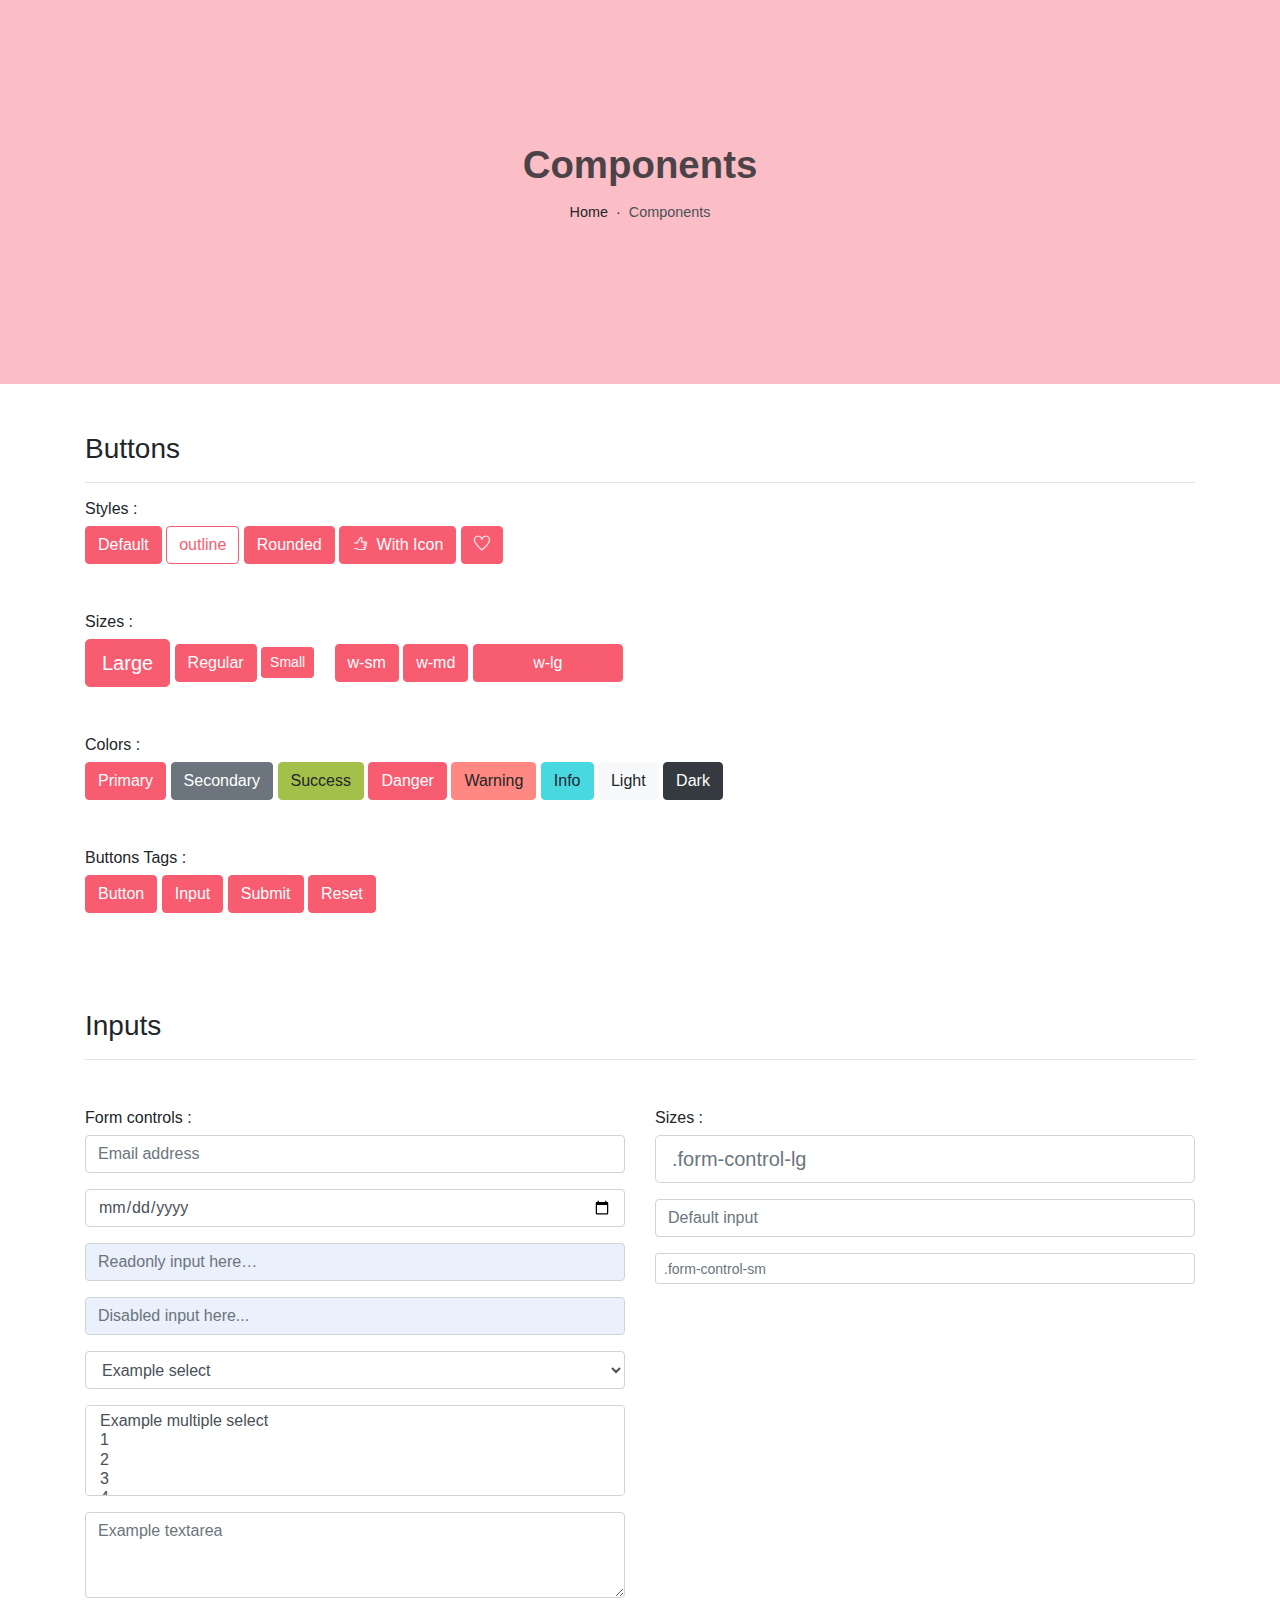
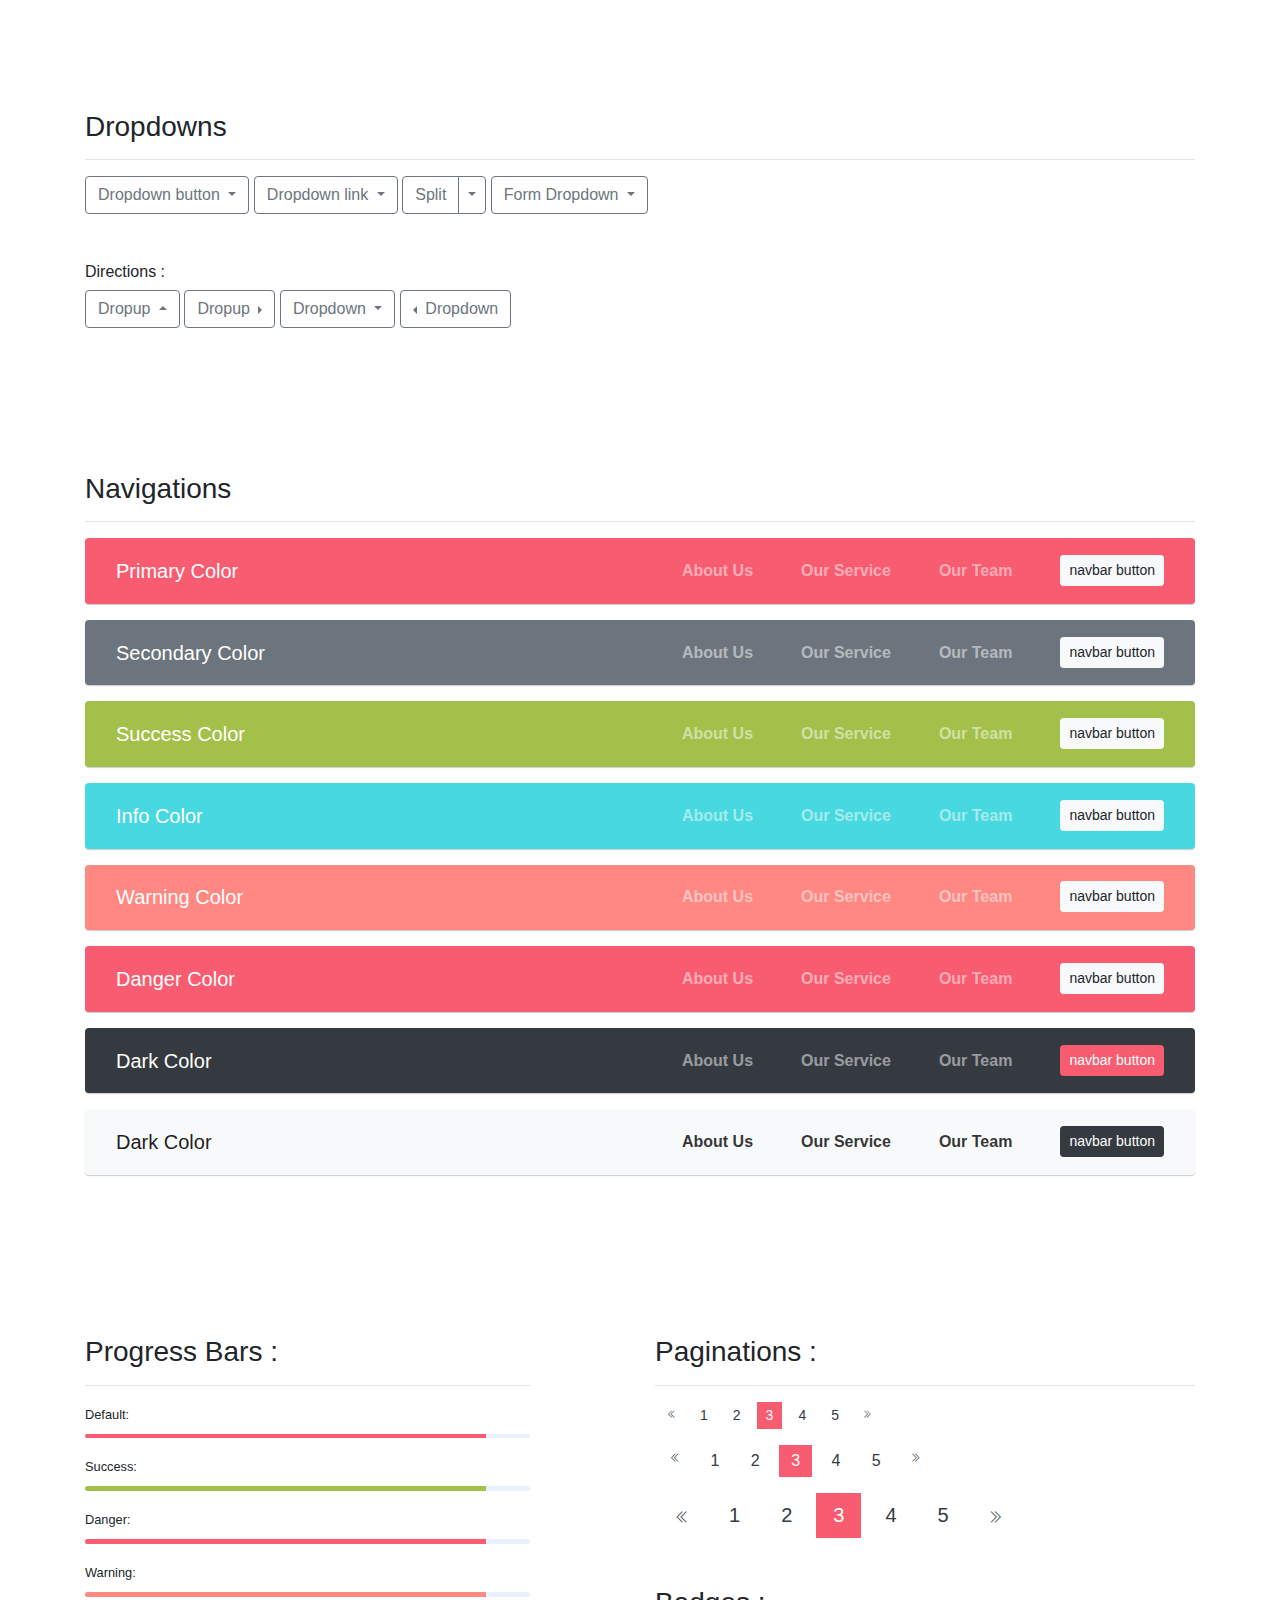
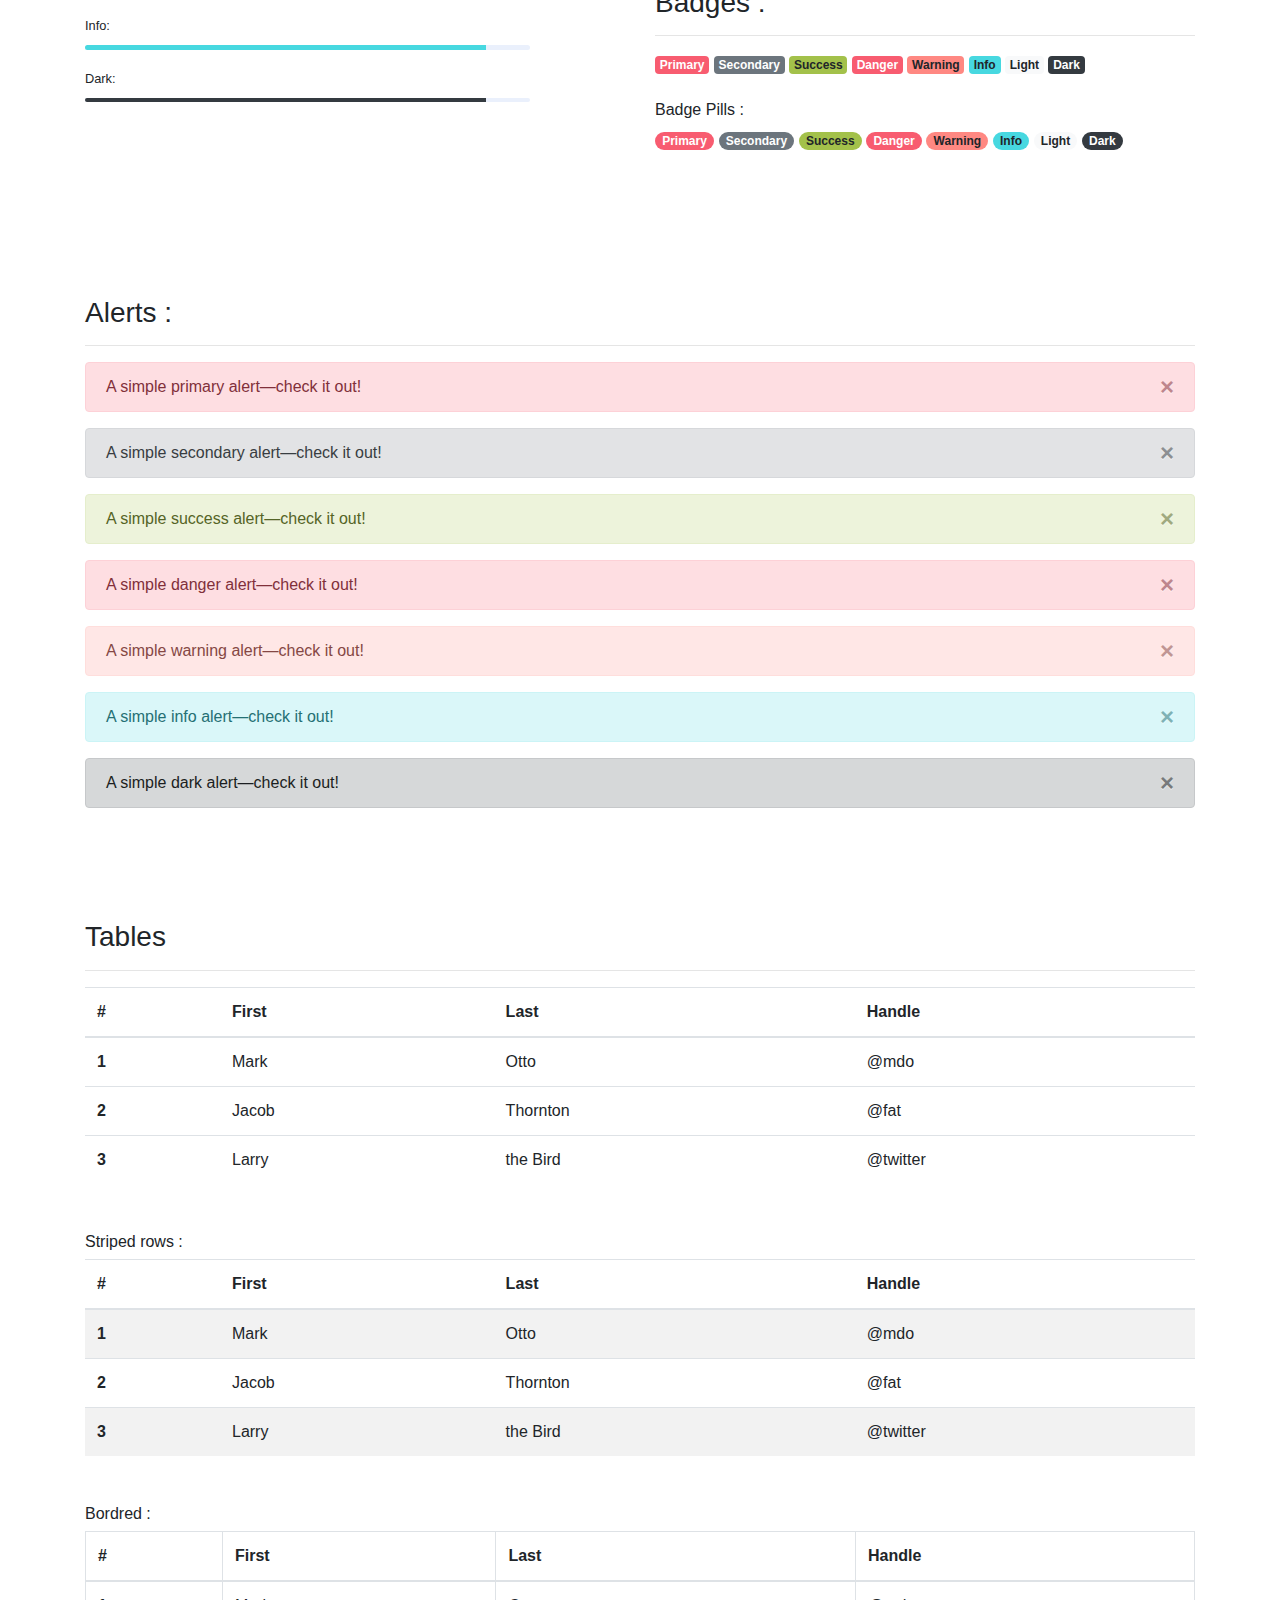
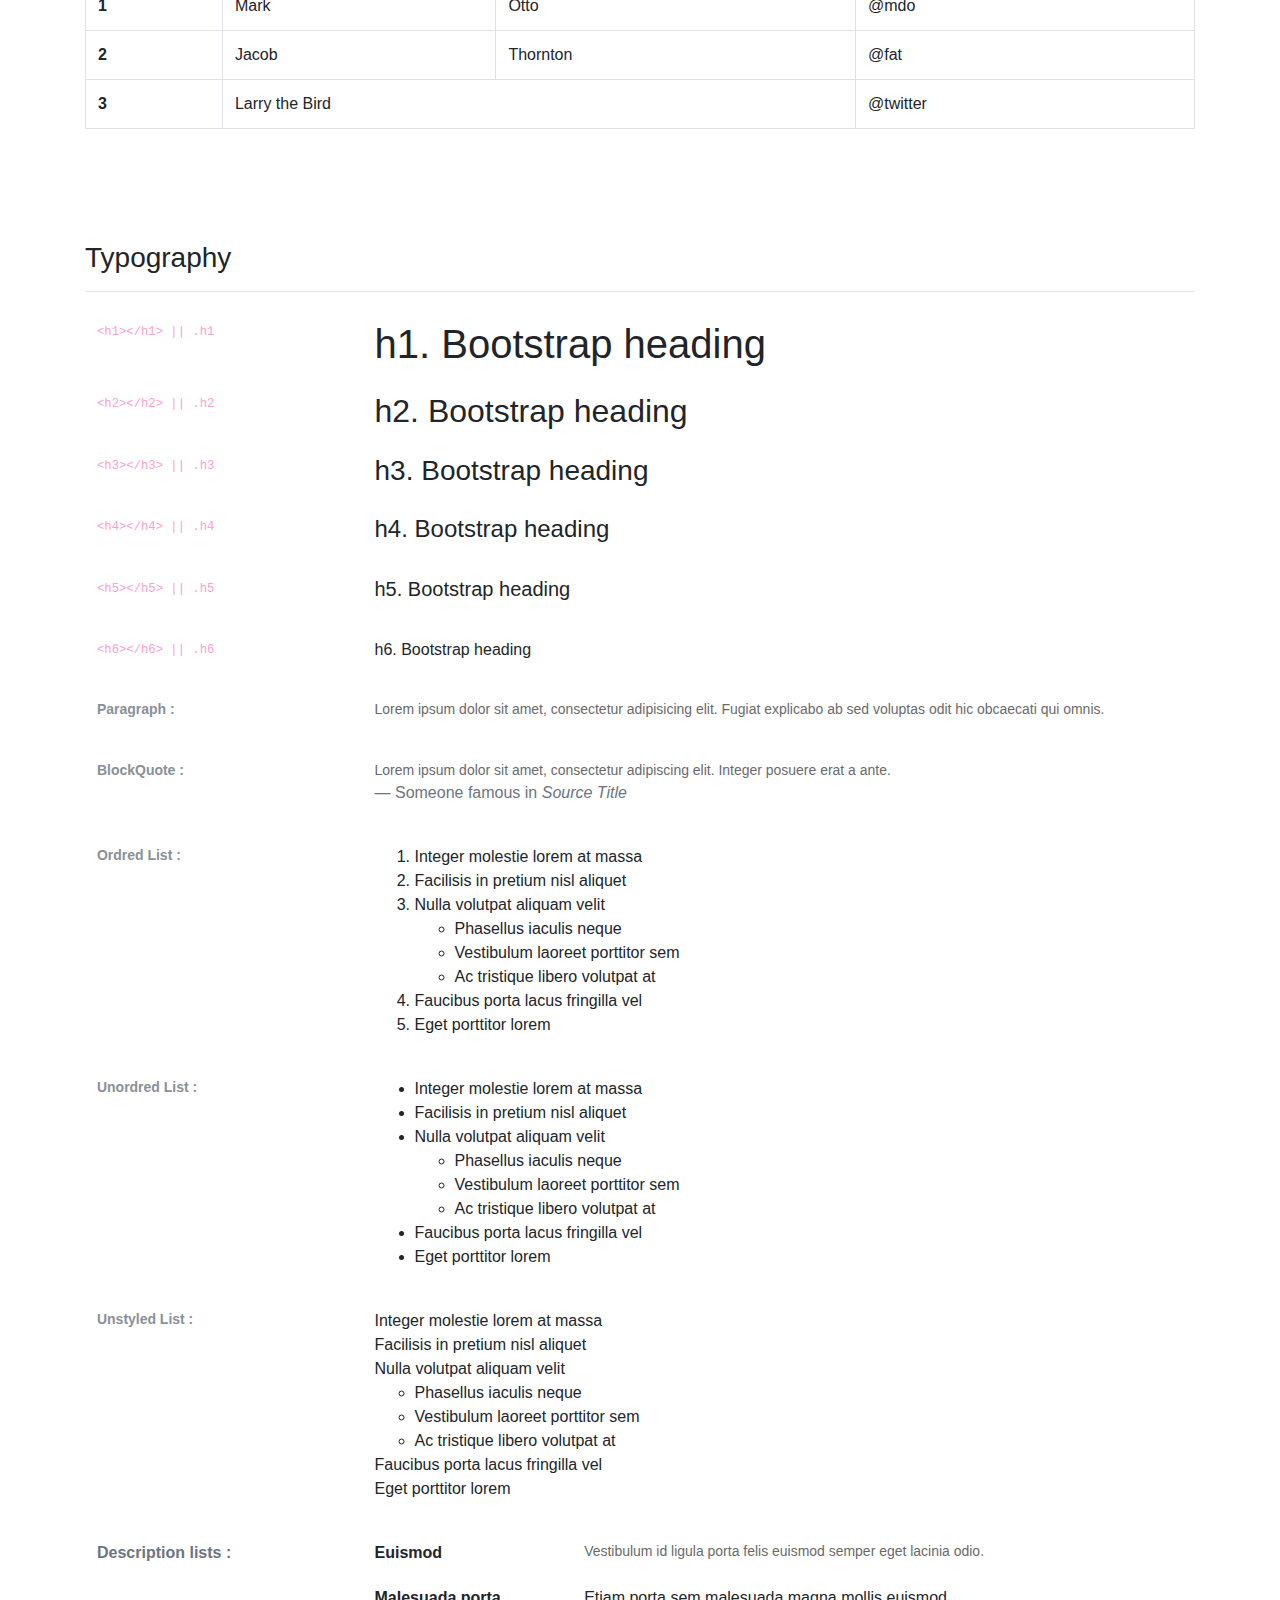
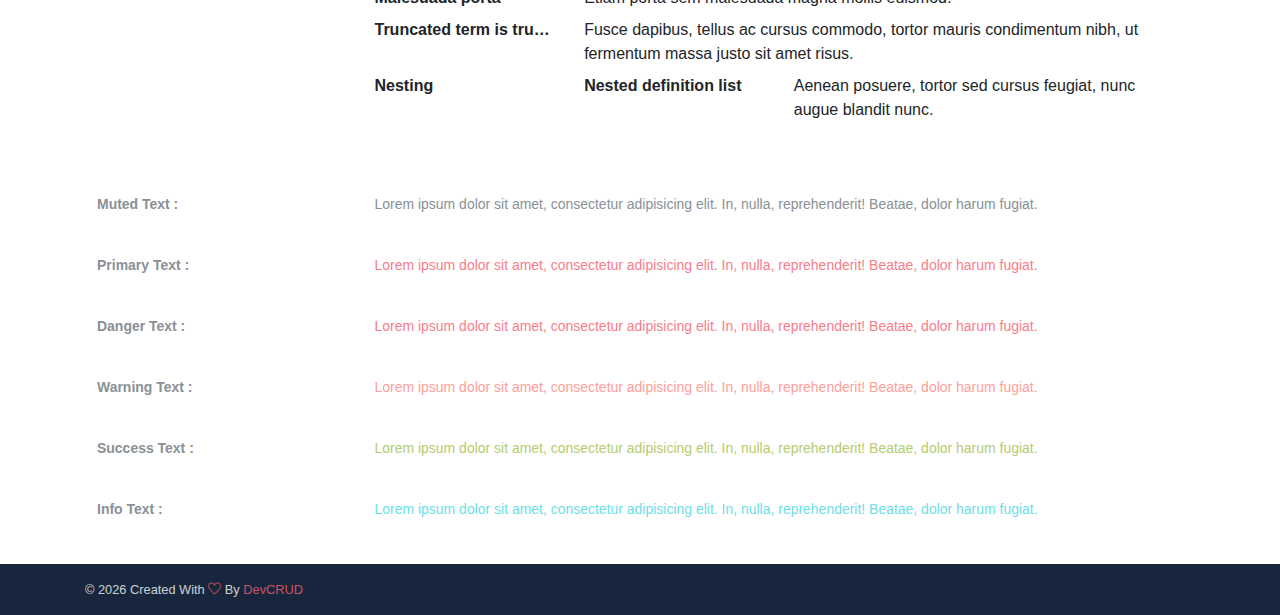
<file: docs/components.html>
<!DOCTYPE html>
<html lang="en">
<head>
   <meta charset="utf-8">
   <meta name="viewport" content="width=device-width, initial-scale=1, shrink-to-fit=no">
   <meta name="description" content="Start your development with mostafahassan landing page.">
   <meta name="author" content="Devcrud">
   <title>mostafahassan Landing page | Components</title>
   <link rel="icon" href="assets/imgs/favicon.png" type="image/png">
   <!-- font icons -->
   <link rel="stylesheet" href="assets/vendors/themify-icons/css/themify-icons.css">
   <!-- Bootstrap + Steller  -->
   <link rel="stylesheet" href="assets/css/mostafahassan.css">
</head>
<body>

   <!-- Page Header -->
   <header class="header header-mini"> 
      <div class="header-title">Components</div> 
      <nav aria-label="breadcrumb">
         <ol class="breadcrumb">
            <li class="breadcrumb-item"><a href="/">Home</a></li>
            <li class="breadcrumb-item active" aria-current="page">Components</li>
         </ol>
      </nav>
   </header> <!-- End Of Page Header -->

   <!-- main content -->
   <div class="container">

      <!-- Buttons -->
      <h3 class="mt-5">Buttons</h3>
      <hr>
      <h6 class="section-secondary-title">Styles :</h6>
      <button class="btn btn-primary">Default</button>
      <button class="btn btn-outline-primary">outline</button>
      <button class="btn btn-primary rounded">Rounded</button>
      <button class="btn btn-primary rounded"><i class="ti-thumb-up pr-1"></i> With Icon</button>
      <button class="btn btn-primary circle"><i class="ti-heart"></i></button>

      <h6 class="section-secondary-title mt-5">Sizes :</h6>
      <button class="btn btn-primary btn-lg">Large</button>
      <button class="btn btn-primary ">Regular</button>
      <button class="btn btn-primary btn-sm">Small</button>
      <button class="btn btn-primary w-sm ml-3">w-sm</button>
      <button class="btn btn-primary w-md">w-md</button>
      <button class="btn btn-primary w-lg">w-lg</button>

      <h6 class="section-secondary-title mt-5">Colors :</h6>          
      <button type="button" class="btn btn-primary">Primary</button>
      <button type="button" class="btn btn-secondary">Secondary</button>
      <button type="button" class="btn btn-success">Success</button>
      <button type="button" class="btn btn-danger">Danger</button>
      <button type="button" class="btn btn-warning">Warning</button>
      <button type="button" class="btn btn-info">Info</button>
      <button type="button" class="btn btn-light">Light</button>
      <button type="button" class="btn btn-dark">Dark</button>

      <h6 class="section-secondary-title mt-5">Buttons Tags :</h6>
      <button class="btn btn-primary" type="submit">Button</button>
      <input class="btn btn-primary" type="button" value="Input">
      <input class="btn btn-primary" type="submit" value="Submit">
      <input class="btn btn-primary" type="reset" value="Reset">
      
      <!-- devider -->
      <div class="py-5"></div>

      <!-- Inputs -->
      <h3>Inputs</h3>
      <hr>
      <div class="row mt-5">
         <div class="col-md-6">
            <h6 class="section-secondary-title">Form controls :</h6>        
            <div class="form-group">
               <input type="email" class="form-control" id="exampleFormControlInput1" placeholder="Email address">
            </div>
            <div class="form-group">
               <input type="date" class="form-control" id="exampleFormControlInput1" placeholder="Date">
            </div>
            <div class="form-group">
               <input class="form-control" type="text" placeholder="Readonly input here…" readonly>
            </div>
            <div class="form-group">
               <input class="form-control" id="disabledInput" type="text" placeholder="Disabled input here..." disabled>
            </div>
            <div class="form-group">
               <select class="form-control" id="exampleFormControlSelect1">
                  <option>Example select</option>
                  <option>1</option>
                  <option>2</option>
                  <option>3</option>
                  <option>4</option>
                  <option>5</option>
               </select>
            </div>
            <div class="form-group">
               <select multiple class="form-control" id="exampleFormControlSelect2">
                  <option>Example multiple select</option>
                  <option>1</option>
                  <option>2</option>
                  <option>3</option>
                  <option>4</option>
                  <option>5</option>
               </select>
            </div>
            <div class="form-group">
               <textarea class="form-control" id="exampleFormControlTextarea1" rows="3" placeholder="Example textarea"></textarea>
            </div>
         </div>
         <div class="col-md-6">
            <h6 class="section-secondary-title">Sizes :</h6>    
            <div class="form-group">
               <input class="form-control form-control-lg" type="text" placeholder=".form-control-lg">             
            </div>
            <div class="form-group">
               <input class="form-control" type="text" placeholder="Default input">
            </div>
            <div class="form-group">
               <input class="form-control form-control-sm" type="text" placeholder=".form-control-sm"> 
            </div>
         </div>
      </div> <!-- end of inputs -->   

      <!-- devider -->
      <div class="py-5"></div>             

      <!-- Dropdowns -->
      <h3 class="components-section-title font-weight-normal">Dropdowns</h3>
      <hr>
      <div class="dropdown d-inline-block">
         <button class="btn btn-outline-secondary dropdown-toggle" type="button" id="dropdownMenuButton" data-toggle="dropdown" aria-haspopup="true" aria-expanded="false">
         Dropdown button
         </button>
         <div class="dropdown-menu" aria-labelledby="dropdownMenuButton">
         <a class="dropdown-item" href="#">Action</a>
         <a class="dropdown-item" href="#">Another action</a>
         <a class="dropdown-item" href="#">Something else here</a>
         </div>
      </div>
      <div class="dropdown d-inline-block">
         <a class="btn btn-outline-secondary dropdown-toggle" href="#" role="button" id="dropdownMenuLink" data-toggle="dropdown" aria-haspopup="true" aria-expanded="false">
            Dropdown link
         </a>
         <div class="dropdown-menu" aria-labelledby="dropdownMenuLink">
            <a class="dropdown-item" href="#">Action</a>
            <a class="dropdown-item" href="#">Another action</a>
            <a class="dropdown-item" href="#">Something else here</a>
         </div>
      </div>
      <div class="btn-group">
         <button type="button" class="btn btn-outline-secondary">Split</button>
         <button type="button" class="btn btn-outline-secondary dropdown-toggle dropdown-toggle-split" data-toggle="dropdown" aria-haspopup="true" aria-expanded="false">
         <span class="sr-only">Toggle Dropdown</span>
         </button>
         <div class="dropdown-menu">
            <a class="dropdown-item" href="#">Action</a>
            <a class="dropdown-item" href="#">Another action</a>
            <a class="dropdown-item" href="#">Something else here</a>
            <div class="dropdown-divider"></div>
            <a class="dropdown-item" href="#">Separated link</a>
         </div>
      </div>
      <div class="btn-group">
         <button class="btn btn-outline-secondary dropdown-toggle" type="button" id="dropdownMenuButton" data-toggle="dropdown" aria-haspopup="true" aria-expanded="false">
            Form Dropdown
         </button>
         <div class="dropdown-menu form">
            <form class="px-4 py-3">
               <div class="form-group">
                  <input type="email" class="form-control" id="exampleDropdownFormEmail1" placeholder="email@example.com">
               </div>
               <div class="form-group">
                  <input type="password" class="form-control" id="exampleDropdownFormPassword1" placeholder="Password">
               </div>
               <div class="form-check mb-3">
                  <input type="checkbox" class="form-check-input" id="dropdownCheck">
                  <label class="form-check-label" for="dropdownCheck">
                     Remember me
                  </label>
               </div>
               <button type="submit" class="btn btn-primary btn-block">Sign in</button>
            </form>
            <div class="dropdown-divider"></div>
            <a class="dropdown-item" href="#"><small>New around here? Sign up</small></a>
            <a class="dropdown-item" href="#"><small>Forgot password?</small></a>
         </div>
      </div>       
      <h6 class="section-secondary-title mt-5">Directions :</h6>  
      <div class="btn-group dropup">
         <button type="button" class="btn btn-outline-secondary dropdown-toggle" data-toggle="dropdown" aria-haspopup="true" aria-expanded="false">
            Dropup
         </button>
         <div class="dropdown-menu">
            <a class="dropdown-item" href="#">Action</a>
            <a class="dropdown-item" href="#">Another action</a>
            <a class="dropdown-item" href="#">Something else here</a>
            <div class="dropdown-divider"></div>
            <a class="dropdown-item" href="#">Separated link</a>
         </div>
      </div>
      <div class="btn-group dropright">
         <button type="button" class="btn btn-outline-secondary dropdown-toggle" data-toggle="dropdown" aria-haspopup="true" aria-expanded="false">
            Dropup
         </button>
         <div class="dropdown-menu">
            <a class="dropdown-item" href="#">Action</a>
            <a class="dropdown-item" href="#">Another action</a>
            <a class="dropdown-item" href="#">Something else here</a>
            <div class="dropdown-divider"></div>
            <a class="dropdown-item" href="#">Separated link</a>
         </div>
      </div>
      <div class="btn-group">
         <button type="button" class="btn btn-outline-secondary dropdown-toggle" data-toggle="dropdown" aria-haspopup="true" aria-expanded="false">
            Dropdown
         </button>
         <div class="dropdown-menu">
            <a class="dropdown-item" href="#">Action</a>
            <a class="dropdown-item" href="#">Another action</a>
            <a class="dropdown-item" href="#">Something else here</a>
            <div class="dropdown-divider"></div>
            <a class="dropdown-item" href="#">Separated link</a>
         </div>
      </div>
      <div class="btn-group dropleft">
         <button type="button" class="btn btn-outline-secondary dropdown-toggle" data-toggle="dropdown" aria-haspopup="true" aria-expanded="false">
            Dropdown
         </button>
         <div class="dropdown-menu">
            <a class="dropdown-item" href="#">Action</a>
            <a class="dropdown-item" href="#">Another action</a>
            <a class="dropdown-item" href="#">Something else here</a>
            <div class="dropdown-divider"></div>
            <a class="dropdown-item" href="#">Separated link</a>
         </div>
      </div> <!-- end of Dropdowns -->  

      <!-- devider -->
      <div class="py-5"></div>   

      <!-- navbars -->
      <h3 class="components-section-title font-weight-normal mt-5">Navigations</h3>
      <hr>
      <nav class="navbar navbar-expand-sm navbar-dark bg-primary rounded shadow mb-3">
         <div class="container">
            <a class="navbar-brand" href="#">Primary Color</a>
            <button class="navbar-toggler ml-auto" type="button" data-toggle="collapse" data-target="#navbarSupportedContent" aria-controls="navbarSupportedContent" aria-expanded="false" aria-label="Toggle navigation">
            <span class="navbar-toggler-icon"></span>
            </button>
            <div class="collapse navbar-collapse" id="navbarSupportedContent">
               <ul class="navbar-nav ml-auto"> 
                  <li class="nav-item">
                     <a class="nav-link" href="#about">About Us</a>
                  </li>
                  <li class="nav-item">
                     <a class="nav-link" href="#service">Our Service</a>
                  </li>
                  <li class="nav-item">
                     <a class="nav-link" href="#team">Our Team</a>
                  </li>
                  <li class="nav-item">
                     <a href="#book-table" class="ml-4 mt-1 btn btn-light btn-sm">navbar button</a>
                  </li>
               </ul>                       
            </div>
         </div>
      </nav>
      <nav class="navbar navbar-expand-sm navbar-dark bg-secondary rounded shadow mb-3">
         <div class="container">
            <a class="navbar-brand" href="#">Secondary Color</a>
            <button class="navbar-toggler ml-auto" type="button" data-toggle="collapse" data-target="#navbarSupportedContent" aria-controls="navbarSupportedContent" aria-expanded="false" aria-label="Toggle navigation">
            <span class="navbar-toggler-icon"></span>
            </button>
            <div class="collapse navbar-collapse" id="navbarSupportedContent">
               <ul class="navbar-nav ml-auto"> 
                  <li class="nav-item">
                     <a class="nav-link" href="#about">About Us</a>
                  </li>
                  <li class="nav-item">
                     <a class="nav-link" href="#service">Our Service</a>
                  </li>
                  <li class="nav-item">
                     <a class="nav-link" href="#team">Our Team</a>
                  </li>
                  <li class="nav-item">
                     <a href="#book-table" class="ml-4 mt-1 btn btn-light btn-sm">navbar button</a>
                  </li>
               </ul>                       
            </div>
         </div>
      </nav>
      <nav class="navbar navbar-expand-sm navbar-dark bg-success rounded shadow mb-3">
         <div class="container">
            <a class="navbar-brand" href="#">Success Color</a>
            <button class="navbar-toggler ml-auto" type="button" data-toggle="collapse" data-target="#navbarSupportedContent" aria-controls="navbarSupportedContent" aria-expanded="false" aria-label="Toggle navigation">
            <span class="navbar-toggler-icon"></span>
            </button>
            <div class="collapse navbar-collapse" id="navbarSupportedContent">
               <ul class="navbar-nav ml-auto"> 
                  <li class="nav-item">
                     <a class="nav-link" href="#about">About Us</a>
                  </li>
                  <li class="nav-item">
                     <a class="nav-link" href="#service">Our Service</a>
                  </li>
                  <li class="nav-item">
                     <a class="nav-link" href="#team">Our Team</a>
                  </li>
                  <li class="nav-item">
                     <a href="#book-table" class="ml-4 mt-1 btn btn-light btn-sm">navbar button</a>
                  </li>
               </ul>                       
            </div>
         </div>
      </nav>
      <nav class="navbar navbar-expand-sm navbar-dark bg-info rounded shadow mb-3">
         <div class="container">
            <a class="navbar-brand" href="#">Info Color</a>
            <button class="navbar-toggler ml-auto" type="button" data-toggle="collapse" data-target="#navbarSupportedContent" aria-controls="navbarSupportedContent" aria-expanded="false" aria-label="Toggle navigation">
            <span class="navbar-toggler-icon"></span>
            </button>
            <div class="collapse navbar-collapse" id="navbarSupportedContent">
               <ul class="navbar-nav ml-auto"> 
                  <li class="nav-item">
                     <a class="nav-link" href="#about">About Us</a>
                  </li>
                  <li class="nav-item">
                     <a class="nav-link" href="#service">Our Service</a>
                  </li>
                  <li class="nav-item">
                     <a class="nav-link" href="#team">Our Team</a>
                  </li>
                  <li class="nav-item">
                     <a href="#book-table" class="ml-4 mt-1 btn btn-light btn-sm">navbar button</a>
                  </li>
               </ul>                       
            </div>
         </div>
      </nav>
      <nav class="navbar navbar-expand-sm navbar-dark bg-warning rounded shadow mb-3">
         <div class="container">
            <a class="navbar-brand" href="#">Warning Color</a>
            <button class="navbar-toggler ml-auto" type="button" data-toggle="collapse" data-target="#navbarSupportedContent" aria-controls="navbarSupportedContent" aria-expanded="false" aria-label="Toggle navigation">
            <span class="navbar-toggler-icon"></span>
            </button>
            <div class="collapse navbar-collapse" id="navbarSupportedContent">
               <ul class="navbar-nav ml-auto"> 
                  <li class="nav-item">
                     <a class="nav-link" href="#about">About Us</a>
                  </li>
                  <li class="nav-item">
                     <a class="nav-link" href="#service">Our Service</a>
                  </li>
                  <li class="nav-item">
                     <a class="nav-link" href="#team">Our Team</a>
                  </li>
                  <li class="nav-item">
                     <a href="#book-table" class="ml-4 mt-1 btn btn-light btn-sm">navbar button</a>
                  </li>
               </ul>                       
            </div>
         </div>
      </nav>
      <nav class="navbar navbar-expand-sm navbar-dark bg-danger rounded shadow mb-3">
         <div class="container">
            <a class="navbar-brand" href="#">Danger Color</a>
            <button class="navbar-toggler ml-auto" type="button" data-toggle="collapse" data-target="#navbarSupportedContent" aria-controls="navbarSupportedContent" aria-expanded="false" aria-label="Toggle navigation">
            <span class="navbar-toggler-icon"></span>
            </button>
            <div class="collapse navbar-collapse" id="navbarSupportedContent">
               <ul class="navbar-nav ml-auto"> 
                  <li class="nav-item">
                     <a class="nav-link" href="#about">About Us</a>
                  </li>
                  <li class="nav-item">
                     <a class="nav-link" href="#service">Our Service</a>
                  </li>
                  <li class="nav-item">
                     <a class="nav-link" href="#team">Our Team</a>
                  </li>
                  <li class="nav-item">
                     <a href="#book-table" class="ml-4 mt-1 btn btn-light btn-sm">navbar button</a>
                  </li>
               </ul>                       
            </div>
         </div>
      </nav>
      <nav class="navbar navbar-expand-sm navbar-dark bg-dark rounded shadow mb-3">
         <div class="container">
            <a class="navbar-brand" href="#">Dark Color</a>
            <button class="navbar-toggler ml-auto" type="button" data-toggle="collapse" data-target="#navbarSupportedContent" aria-controls="navbarSupportedContent" aria-expanded="false" aria-label="Toggle navigation">
            <span class="navbar-toggler-icon"></span>
            </button>
            <div class="collapse navbar-collapse" id="navbarSupportedContent">
               <ul class="navbar-nav ml-auto"> 
                  <li class="nav-item">
                     <a class="nav-link" href="#about">About Us</a>
                  </li>
                  <li class="nav-item">
                     <a class="nav-link" href="#service">Our Service</a>
                  </li>
                  <li class="nav-item">
                     <a class="nav-link" href="#team">Our Team</a>
                  </li>
                  <li class="nav-item">
                     <a href="#book-table" class="ml-4 mt-1 btn btn-primary btn-sm">navbar button</a>
                  </li>
               </ul>                       
            </div>
         </div>
      </nav>
      <nav class="navbar navbar-expand-sm navbar-light bg-light rounded shadow mb-3">
         <div class="container">
            <a class="navbar-brand" href="#">Dark Color</a>
            <button class="navbar-toggler ml-auto" type="button" data-toggle="collapse" data-target="#navbarSupportedContent" aria-controls="navbarSupportedContent" aria-expanded="false" aria-label="Toggle navigation">
            <span class="navbar-toggler-icon"></span>
            </button>
            <div class="collapse navbar-collapse" id="navbarSupportedContent">
               <ul class="navbar-nav ml-auto"> 
                  <li class="nav-item">
                     <a class="nav-link" href="#about">About Us</a>
                  </li>
                  <li class="nav-item">
                     <a class="nav-link" href="#service">Our Service</a>
                  </li>
                  <li class="nav-item">
                     <a class="nav-link" href="#team">Our Team</a>
                  </li>
                  <li class="nav-item">
                     <a href="#book-table" class="ml-4 mt-1 btn btn-dark btn-sm">navbar button</a>
                  </li>
               </ul>                       
            </div>
         </div>
      </nav>
      <!-- End of navbars -->

      <!-- devider -->
      <div class="py-5"></div>   
      
      <!-- progress bars -->
      <div class="row justify-content-between">
         <div class="col-md-5">
            <h3 class="components-section-title font-weight-normal mt-5">Progress Bars :</h3>
            <hr>
            <small>Default: </small>
            <div class="progress mt-2 mb-3">
               <div class="progress-bar" role="progressbar" style="width: 90%" aria-valuenow="25" aria-valuemin="0" aria-valuemax="100"></div>
            </div>
            <small>Success:</small>
            <div class="progress mt-2 mb-3">
               <div class="progress-bar bg-success" role="progressbar" style="width: 90%" aria-valuenow="25" aria-valuemin="0" aria-valuemax="100"></div>
            </div>
            <small>Danger:</small>
            <div class="progress mt-2 mb-3">
               <div class="progress-bar bg-danger" role="progressbar" style="width: 90%" aria-valuenow="25" aria-valuemin="0" aria-valuemax="100"></div>
            </div>
            <small>Warning:</small>
            <div class="progress mt-2 mb-3">
               <div class="progress-bar bg-warning" role="progressbar" style="width: 90%" aria-valuenow="25" aria-valuemin="0" aria-valuemax="100"></div>
            </div>
            <small>Info:</small>
            <div class="progress mt-2 mb-3">
               <div class="progress-bar bg-info" role="progressbar" style="width: 90%" aria-valuenow="25" aria-valuemin="0" aria-valuemax="100"></div>
            </div>
            <small>Dark:</small>
            <div class="progress mt-2 mb-3">
               <div class="progress-bar bg-dark" role="progressbar" style="width: 90%" aria-valuenow="25" aria-valuemin="0" aria-valuemax="100"></div>
            </div>
         </div>
         <div class="col-md-6">
            <h3 class="components-section-title font-weight-normal mt-5">Paginations :</h3>
            <hr>
            <nav aria-label="Page navigation example">
               <ul class="pagination pagination-sm">
                  <li class="page-item"><a class="page-link" href="#"><i class="ti-angle-double-left"></i></a></li>
                  <li class="page-item"><a class="page-link" href="#">1</a></li>
                  <li class="page-item"><a class="page-link" href="#">2</a></li>
                  <li class="page-item active"><a class="page-link" href="#">3</a></li>
                  <li class="page-item"><a class="page-link" href="#">4</a></li>
                  <li class="page-item"><a class="page-link" href="#">5</a></li>
                  <li class="page-item"><a class="page-link" href="#"><i class="ti-angle-double-right"></i></a></li>
               </ul>
            </nav>
            <nav aria-label="Page navigation example">
               <ul class="pagination">
               <li class="page-item"><a class="page-link" href="#"><i class="ti-angle-double-left"></i></a></li>
                  <li class="page-item"><a class="page-link" href="#">1</a></li>
                  <li class="page-item"><a class="page-link" href="#">2</a></li>
                  <li class="page-item active"><a class="page-link" href="#">3</a></li>
                  <li class="page-item"><a class="page-link" href="#">4</a></li>
                  <li class="page-item"><a class="page-link" href="#">5</a></li>
                  <li class="page-item"><a class="page-link" href="#"><i class="ti-angle-double-right"></i></a></li>
               </ul>
            </nav>
            <nav aria-label="Page navigation example">
               <ul class="pagination pagination-lg">
                  <li class="page-item"><a class="page-link" href="#"><i class="ti-angle-double-left"></i></a></li>
                  <li class="page-item"><a class="page-link" href="#">1</a></li>
                  <li class="page-item"><a class="page-link" href="#">2</a></li>
                  <li class="page-item active"><a class="page-link" href="#">3</a></li>
                  <li class="page-item"><a class="page-link" href="#">4</a></li>
                  <li class="page-item"><a class="page-link" href="#">5</a></li>
                  <li class="page-item"><a class="page-link" href="#"><i class="ti-angle-double-right"></i></a></li>
               </ul>
            </nav>

            <!-- Badges -->
            <h3 class="components-section-title font-weight-normal mt-5">Badges :</h3>
            <hr>
            <span class="badge badge-primary">Primary</span>
            <span class="badge badge-secondary">Secondary</span>
            <span class="badge badge-success">Success</span>
            <span class="badge badge-danger">Danger</span>
            <span class="badge badge-warning">Warning</span>
            <span class="badge badge-info">Info</span>
            <span class="badge badge-light">Light</span>
            <span class="badge badge-dark">Dark</span>
            <h6 class="section-secondary-title mt-4 mb-2">Badge Pills :</h6>
            <span class="badge badge-pill badge-primary">Primary</span>
            <span class="badge badge-pill badge-secondary">Secondary</span>
            <span class="badge badge-pill badge-success">Success</span>
            <span class="badge badge-pill badge-danger">Danger</span>
            <span class="badge badge-pill badge-warning">Warning</span>
            <span class="badge badge-pill badge-info">Info</span>
            <span class="badge badge-pill badge-light">Light</span>
            <span class="badge badge-pill badge-dark">Dark</span>
         </div>
      </div> <!-- End of Progress bars -->

      <!-- devider -->
      <div class="py-5"></div>  

      <!-- Alerts -->
      <h3 class="components-section-title font-weight-normal mt-5">Alerts :</h3>
      <hr>
      <div class="alert alert-primary alert-dismissible fade show" role="alert">
         A simple primary alert—check it out!
         <button type="button" class="close" data-dismiss="alert" aria-label="Close">
            <span aria-hidden="true">&times;</span>
         </button>
      </div>
      <div class="alert alert-secondary alert-dismissible fade show" role="alert">
         A simple secondary alert—check it out!
         <button type="button" class="close" data-dismiss="alert" aria-label="Close">
            <span aria-hidden="true">&times;</span>
         </button>
      </div>
      <div class="alert alert-success alert-dismissible fade show" role="alert">
         A simple success alert—check it out!
         <button type="button" class="close" data-dismiss="alert" aria-label="Close">
            <span aria-hidden="true">&times;</span>
         </button>
      </div>
      <div class="alert alert-danger alert-dismissible fade show" role="alert">
         A simple danger alert—check it out!
         <button type="button" class="close" data-dismiss="alert" aria-label="Close">
            <span aria-hidden="true">&times;</span>
         </button>
      </div>
      <div class="alert alert-warning alert-dismissible fade show" role="alert">
         A simple warning alert—check it out!
         <button type="button" class="close" data-dismiss="alert" aria-label="Close">
            <span aria-hidden="true">&times;</span>
         </button>
      </div>
      <div class="alert alert-info alert-dismissible fade show" role="alert">
         A simple info alert—check it out!
         <button type="button" class="close" data-dismiss="alert" aria-label="Close">
            <span aria-hidden="true">&times;</span>
         </button>
      </div>
      <div class="alert alert-dark alert-dismissible fade show" role="alert">
         A simple dark alert—check it out!
         <button type="button" class="close" data-dismiss="alert" aria-label="Close">
            <span aria-hidden="true">&times;</span>
         </button>
      </div>
      <!-- end of alerts -->

      <!-- devider -->
      <div class="py-5"></div> 
   
      <!-- tables -->
      <h3 class="components-section-title">Tables</h3>
      <hr>
      <table class="table">
         <thead>
            <tr>
               <th scope="col">#</th>
               <th scope="col">First</th>
               <th scope="col">Last</th>
               <th scope="col">Handle</th>
            </tr>
         </thead>
         <tbody>
            <tr>
               <th scope="row">1</th>
               <td>Mark</td>
               <td>Otto</td>
               <td>@mdo</td>
            </tr>
            <tr>
               <th scope="row">2</th>
               <td>Jacob</td>
               <td>Thornton</td>
               <td>@fat</td>
            </tr>
            <tr>
               <th scope="row">3</th>
               <td>Larry</td>
               <td>the Bird</td>
               <td>@twitter</td>
            </tr>
         </tbody>
      </table>

      <h6 class="section-secondary-title mt-5">Striped rows :</h6>
      <table class="table table-striped">
         <thead>
            <tr>
               <th scope="col">#</th>
               <th scope="col">First</th>
               <th scope="col">Last</th>
               <th scope="col">Handle</th>
            </tr>
         </thead>
         <tbody>
            <tr>
               <th scope="row">1</th>
               <td>Mark</td>
               <td>Otto</td>
               <td>@mdo</td>
            </tr>
            <tr>
               <th scope="row">2</th>
               <td>Jacob</td>
               <td>Thornton</td>
               <td>@fat</td>
            </tr>
            <tr>
               <th scope="row">3</th>
               <td>Larry</td>
               <td>the Bird</td>
               <td>@twitter</td>
            </tr>
         </tbody>
      </table>

      <h6 class="section-secondary-title mt-5">Bordred :</h6>
      <table class="table table-bordered">
         <thead>
            <tr>
               <th scope="col">#</th>
               <th scope="col">First</th>
               <th scope="col">Last</th>
               <th scope="col">Handle</th>
            </tr>
         </thead>
         <tbody>
            <tr>
               <th scope="row">1</th>
               <td>Mark</td>
               <td>Otto</td>
               <td>@mdo</td>
            </tr>
            <tr>
               <th scope="row">2</th>
               <td>Jacob</td>
               <td>Thornton</td>
               <td>@fat</td>
            </tr>
            <tr>
               <th scope="row">3</th>
               <td colspan="2">Larry the Bird</td>
               <td>@twitter</td>
            </tr>
         </tbody>
      </table>
      <!-- end of tables -->

      <!-- devider -->
      <div class="py-5"></div> 

      <!-- typography -->
      <h3 class="components-section-title">Typography</h3>
      <hr>
     
      <table class="table table-borderless v-align-center">
         <tbody>
            <tr>
               <td>
                  <p><code class="highlighter-rouge">&lt;h1&gt;&lt;/h1&gt; || .h1</code></p>
               </td>
               <td class="w-75"><span class="h1">h1. Bootstrap heading</span></td>
            </tr>
            <tr>
               <td>
                  <p><code class="highlighter-rouge">&lt;h2&gt;&lt;/h2&gt; || .h2</code></p>
               </td>
               <td><span class="h2">h2. Bootstrap heading</span></td>
            </tr>
            <tr>
               <td>
                  <p><code class="highlighter-rouge">&lt;h3&gt;&lt;/h3&gt; || .h3</code></p>
               </td>
               <td><span class="h3">h3. Bootstrap heading</span></td>
            </tr>
            <tr>
               <td>
                  <p><code class="highlighter-rouge">&lt;h4&gt;&lt;/h4&gt; || .h4</code></p>
               </td>
               <td><span class="h4">h4. Bootstrap heading</span></td>
            </tr>
            <tr>
               <td>
                  <p><code class="highlighter-rouge">&lt;h5&gt;&lt;/h5&gt; || .h5</code></p>
               </td>
               <td><span class="h5">h5. Bootstrap heading</span></td>
            </tr>
            <tr>
               <td>
                  <p><code class="highlighter-rouge">&lt;h6&gt;&lt;/h6&gt; || .h6</code></p>
               </td>
               <td><span class="h6">h6. Bootstrap heading</span></td>
            </tr>
            <tr>
               <td>
                  <p class="font-weight-bold text-muted">Paragraph :</p>
               </td>
               <td><p>Lorem ipsum dolor sit amet, consectetur adipisicing elit. Fugiat explicabo ab sed voluptas odit hic obcaecati qui omnis.</p></td>
            </tr>
            <tr>
               <td>
                  <p class="font-weight-bold text-muted">BlockQuote :</p>
               </td>
               <td>
                  <blockquote class="blockquote">
                     <p class="mb-0">Lorem ipsum dolor sit amet, consectetur adipiscing elit. Integer posuere erat a ante.</p>
                     <footer class="blockquote-footer">Someone famous in <cite title="Source Title">Source Title</cite></footer>
                  </blockquote>
               </td>
            </tr>

            
            <tr>
               <td><p class="font-weight-bold text-muted">Ordred List :</p></td>
               <td>
                  <ol>
                     <li>Integer molestie lorem at massa</li>
                     <li>Facilisis in pretium nisl aliquet</li>
                     <li>Nulla volutpat aliquam velit
                        <ul>
                           <li>Phasellus iaculis neque</li>
                           <li>Vestibulum laoreet porttitor sem</li>
                           <li>Ac tristique libero volutpat at</li>
                        </ul>
                     </li>
                     <li>Faucibus porta lacus fringilla vel</li>
                     <li>Eget porttitor lorem</li>
                  </ol>
               </td>
            </tr>
            <tr>
               <td><p class="font-weight-bold text-muted">Unordred List :</p></td>
               <td>
                  <ul >
                     <li>Integer molestie lorem at massa</li>
                     <li>Facilisis in pretium nisl aliquet</li>
                     <li>Nulla volutpat aliquam velit
                        <ul>
                           <li>Phasellus iaculis neque</li>
                           <li>Vestibulum laoreet porttitor sem</li>
                           <li>Ac tristique libero volutpat at</li>
                        </ul>
                     </li>
                     <li>Faucibus porta lacus fringilla vel</li>
                     <li>Eget porttitor lorem</li>
                  </ul>
               </td>
            </tr>
            <tr>
               <td><p class="font-weight-bold text-muted">Unstyled List :</p></td>
               <td>
                  <ul class="list-unstyled">
                     <li>Integer molestie lorem at massa</li>
                     <li>Facilisis in pretium nisl aliquet</li>
                     <li>Nulla volutpat aliquam velit
                        <ul>
                           <li>Phasellus iaculis neque</li>
                           <li>Vestibulum laoreet porttitor sem</li>
                           <li>Ac tristique libero volutpat at</li>
                        </ul>
                     </li>
                     <li>Faucibus porta lacus fringilla vel</li>
                     <li>Eget porttitor lorem</li>
                  </ul>
               </td>
            </tr>
            <tr>
               <td class="font-weight-bold text-muted">Description lists : </td>
               <td>
                  <dl class="row">
                     <dt class="col-sm-3">Euismod</dt>
                     <dd class="col-sm-9">
                        <p>Vestibulum id ligula porta felis euismod semper eget lacinia odio.</p>
                     </dd>

                     <dt class="col-sm-3">Malesuada porta</dt>
                     <dd class="col-sm-9">Etiam porta sem malesuada magna mollis euismod.</dd>

                     <dt class="col-sm-3 text-truncate">Truncated term is truncated</dt>
                     <dd class="col-sm-9">Fusce dapibus, tellus ac cursus commodo, tortor mauris condimentum nibh, ut fermentum massa justo sit amet risus.</dd>

                     <dt class="col-sm-3">Nesting</dt>
                     <dd class="col-sm-9">
                        <dl class="row">
                           <dt class="col-sm-4">Nested definition list</dt>
                           <dd class="col-sm-8">Aenean posuere, tortor sed cursus feugiat, nunc augue blandit nunc.</dd>
                        </dl>
                     </dd>
                  </dl>
               </td>
            </tr>
            <tr>
               <td>
                  <p class="font-weight-bold text-muted">Muted Text :</p>
               </td>
               <td>
                  <p class="text-muted">Lorem ipsum dolor sit amet, consectetur adipisicing elit. In, nulla, reprehenderit! Beatae, dolor harum fugiat.</p>
               </td>
            </tr>
            <tr>
               <td>
                  <p class="font-weight-bold text-muted">Primary Text :</p>
               </td>
               <td>
                  <p class="text-primary">Lorem ipsum dolor sit amet, consectetur adipisicing elit. In, nulla, reprehenderit! Beatae, dolor harum fugiat.</p>
               </td>
            </tr>
            <tr>
               <td>
                  <p class="font-weight-bold text-muted">Danger Text :</p>
               </td>
               <td>
                  <p class="text-danger">Lorem ipsum dolor sit amet, consectetur adipisicing elit. In, nulla, reprehenderit! Beatae, dolor harum fugiat.</p>
               </td>
            </tr>
            <tr>
               <td>
                  <p class="font-weight-bold text-muted">Warning Text :</p>
               </td>
               <td>
                  <p class="text-warning">Lorem ipsum dolor sit amet, consectetur adipisicing elit. In, nulla, reprehenderit! Beatae, dolor harum fugiat.</p>
               </td>
            </tr>
            <tr>
               <td>
                  <p class="font-weight-bold text-muted">Success Text :</p>
               </td>
               <td>
                  <p class="text-success">Lorem ipsum dolor sit amet, consectetur adipisicing elit. In, nulla, reprehenderit! Beatae, dolor harum fugiat.</p>
               </td>
            </tr>
            <tr>
               <td>
                  <p class="font-weight-bold text-muted">Info Text :</p>
               </td>
               <td>
                  <p class="text-info">Lorem ipsum dolor sit amet, consectetur adipisicing elit. In, nulla, reprehenderit! Beatae, dolor harum fugiat.</p>
               </td>
            </tr>
         </tbody>
      </table>
   </div>
   <!-- end of typography -->

   <!-- Page Footer -->
   <footer class="footer py-3">
        <div class="container">
            <p class="small mb-0 text-light">
                &copy; <script>document.write(new Date().getFullYear())</script> Created With <i class="ti-heart text-danger"></i> By <a href="http://devcrud.com" target="_blank"><span class="text-danger" title="Bootstrap 4 Themes and Dashboards">DevCRUD</span></a> 
            </p>
        </div>
    </footer>
   <!-- End of Page Footer -->  
   
   <!-- core  -->
   <script src="assets/vendors/jquery/jquery-3.4.1.js"></script>
   <script src="assets/vendors/bootstrap/bootstrap.bundle.js"></script>

</body>
</html>
</file>
<file: docs/assets/vendors/themify-icons/css/themify-icons.css>
@font-face {
	font-family: 'themify';
	src:url("../fonts/themify.eot?-fvbane");
	src:url("../fonts/themify.eot?#iefix-fvbane") format("embedded-opentype"),
		url("../fonts/themify.woff?-fvbane") format("woff"),
		url("../fonts/themify.ttf?-fvbane") format("truetype"),
		url("../fonts/themify.svg?-fvbane#themify") format("svg");
	font-weight: normal;
	font-style: normal;
}

[class^="ti-"], [class*=" ti-"] {
	font-family: 'themify';
	speak: none;
	font-style: normal;
	font-weight: normal;
	font-variant: normal;
	text-transform: none;
	line-height: 1;

	/* Better Font Rendering =========== */
	-webkit-font-smoothing: antialiased;
	-moz-osx-font-smoothing: grayscale;
}

.ti-wand:before {
	content: "\e600";
}
.ti-volume:before {
	content: "\e601";
}
.ti-user:before {
	content: "\e602";
}
.ti-unlock:before {
	content: "\e603";
}
.ti-unlink:before {
	content: "\e604";
}
.ti-trash:before {
	content: "\e605";
}
.ti-thought:before {
	content: "\e606";
}
.ti-target:before {
	content: "\e607";
}
.ti-tag:before {
	content: "\e608";
}
.ti-tablet:before {
	content: "\e609";
}
.ti-star:before {
	content: "\e60a";
}
.ti-spray:before {
	content: "\e60b";
}
.ti-signal:before {
	content: "\e60c";
}
.ti-shopping-cart:before {
	content: "\e60d";
}
.ti-shopping-cart-full:before {
	content: "\e60e";
}
.ti-settings:before {
	content: "\e60f";
}
.ti-search:before {
	content: "\e610";
}
.ti-zoom-in:before {
	content: "\e611";
}
.ti-zoom-out:before {
	content: "\e612";
}
.ti-cut:before {
	content: "\e613";
}
.ti-ruler:before {
	content: "\e614";
}
.ti-ruler-pencil:before {
	content: "\e615";
}
.ti-ruler-alt:before {
	content: "\e616";
}
.ti-bookmark:before {
	content: "\e617";
}
.ti-bookmark-alt:before {
	content: "\e618";
}
.ti-reload:before {
	content: "\e619";
}
.ti-plus:before {
	content: "\e61a";
}
.ti-pin:before {
	content: "\e61b";
}
.ti-pencil:before {
	content: "\e61c";
}
.ti-pencil-alt:before {
	content: "\e61d";
}
.ti-paint-roller:before {
	content: "\e61e";
}
.ti-paint-bucket:before {
	content: "\e61f";
}
.ti-na:before {
	content: "\e620";
}
.ti-mobile:before {
	content: "\e621";
}
.ti-minus:before {
	content: "\e622";
}
.ti-medall:before {
	content: "\e623";
}
.ti-medall-alt:before {
	content: "\e624";
}
.ti-marker:before {
	content: "\e625";
}
.ti-marker-alt:before {
	content: "\e626";
}
.ti-arrow-up:before {
	content: "\e627";
}
.ti-arrow-right:before {
	content: "\e628";
}
.ti-arrow-left:before {
	content: "\e629";
}
.ti-arrow-down:before {
	content: "\e62a";
}
.ti-lock:before {
	content: "\e62b";
}
.ti-location-arrow:before {
	content: "\e62c";
}
.ti-link:before {
	content: "\e62d";
}
.ti-layout:before {
	content: "\e62e";
}
.ti-layers:before {
	content: "\e62f";
}
.ti-layers-alt:before {
	content: "\e630";
}
.ti-key:before {
	content: "\e631";
}
.ti-import:before {
	content: "\e632";
}
.ti-image:before {
	content: "\e633";
}
.ti-heart:before {
	content: "\e634";
}
.ti-heart-broken:before {
	content: "\e635";
}
.ti-hand-stop:before {
	content: "\e636";
}
.ti-hand-open:before {
	content: "\e637";
}
.ti-hand-drag:before {
	content: "\e638";
}
.ti-folder:before {
	content: "\e639";
}
.ti-flag:before {
	content: "\e63a";
}
.ti-flag-alt:before {
	content: "\e63b";
}
.ti-flag-alt-2:before {
	content: "\e63c";
}
.ti-eye:before {
	content: "\e63d";
}
.ti-export:before {
	content: "\e63e";
}
.ti-exchange-vertical:before {
	content: "\e63f";
}
.ti-desktop:before {
	content: "\e640";
}
.ti-cup:before {
	content: "\e641";
}
.ti-crown:before {
	content: "\e642";
}
.ti-comments:before {
	content: "\e643";
}
.ti-comment:before {
	content: "\e644";
}
.ti-comment-alt:before {
	content: "\e645";
}
.ti-close:before {
	content: "\e646";
}
.ti-clip:before {
	content: "\e647";
}
.ti-angle-up:before {
	content: "\e648";
}
.ti-angle-right:before {
	content: "\e649";
}
.ti-angle-left:before {
	content: "\e64a";
}
.ti-angle-down:before {
	content: "\e64b";
}
.ti-check:before {
	content: "\e64c";
}
.ti-check-box:before {
	content: "\e64d";
}
.ti-camera:before {
	content: "\e64e";
}
.ti-announcement:before {
	content: "\e64f";
}
.ti-brush:before {
	content: "\e650";
}
.ti-briefcase:before {
	content: "\e651";
}
.ti-bolt:before {
	content: "\e652";
}
.ti-bolt-alt:before {
	content: "\e653";
}
.ti-blackboard:before {
	content: "\e654";
}
.ti-bag:before {
	content: "\e655";
}
.ti-move:before {
	content: "\e656";
}
.ti-arrows-vertical:before {
	content: "\e657";
}
.ti-arrows-horizontal:before {
	content: "\e658";
}
.ti-fullscreen:before {
	content: "\e659";
}
.ti-arrow-top-right:before {
	content: "\e65a";
}
.ti-arrow-top-left:before {
	content: "\e65b";
}
.ti-arrow-circle-up:before {
	content: "\e65c";
}
.ti-arrow-circle-right:before {
	content: "\e65d";
}
.ti-arrow-circle-left:before {
	content: "\e65e";
}
.ti-arrow-circle-down:before {
	content: "\e65f";
}
.ti-angle-double-up:before {
	content: "\e660";
}
.ti-angle-double-right:before {
	content: "\e661";
}
.ti-angle-double-left:before {
	content: "\e662";
}
.ti-angle-double-down:before {
	content: "\e663";
}
.ti-zip:before {
	content: "\e664";
}
.ti-world:before {
	content: "\e665";
}
.ti-wheelchair:before {
	content: "\e666";
}
.ti-view-list:before {
	content: "\e667";
}
.ti-view-list-alt:before {
	content: "\e668";
}
.ti-view-grid:before {
	content: "\e669";
}
.ti-uppercase:before {
	content: "\e66a";
}
.ti-upload:before {
	content: "\e66b";
}
.ti-underline:before {
	content: "\e66c";
}
.ti-truck:before {
	content: "\e66d";
}
.ti-timer:before {
	content: "\e66e";
}
.ti-ticket:before {
	content: "\e66f";
}
.ti-thumb-up:before {
	content: "\e670";
}
.ti-thumb-down:before {
	content: "\e671";
}
.ti-text:before {
	content: "\e672";
}
.ti-stats-up:before {
	content: "\e673";
}
.ti-stats-down:before {
	content: "\e674";
}
.ti-split-v:before {
	content: "\e675";
}
.ti-split-h:before {
	content: "\e676";
}
.ti-smallcap:before {
	content: "\e677";
}
.ti-shine:before {
	content: "\e678";
}
.ti-shift-right:before {
	content: "\e679";
}
.ti-shift-left:before {
	content: "\e67a";
}
.ti-shield:before {
	content: "\e67b";
}
.ti-notepad:before {
	content: "\e67c";
}
.ti-server:before {
	content: "\e67d";
}
.ti-quote-right:before {
	content: "\e67e";
}
.ti-quote-left:before {
	content: "\e67f";
}
.ti-pulse:before {
	content: "\e680";
}
.ti-printer:before {
	content: "\e681";
}
.ti-power-off:before {
	content: "\e682";
}
.ti-plug:before {
	content: "\e683";
}
.ti-pie-chart:before {
	content: "\e684";
}
.ti-paragraph:before {
	content: "\e685";
}
.ti-panel:before {
	content: "\e686";
}
.ti-package:before {
	content: "\e687";
}
.ti-music:before {
	content: "\e688";
}
.ti-music-alt:before {
	content: "\e689";
}
.ti-mouse:before {
	content: "\e68a";
}
.ti-mouse-alt:before {
	content: "\e68b";
}
.ti-money:before {
	content: "\e68c";
}
.ti-microphone:before {
	content: "\e68d";
}
.ti-menu:before {
	content: "\e68e";
}
.ti-menu-alt:before {
	content: "\e68f";
}
.ti-map:before {
	content: "\e690";
}
.ti-map-alt:before {
	content: "\e691";
}
.ti-loop:before {
	content: "\e692";
}
.ti-location-pin:before {
	content: "\e693";
}
.ti-list:before {
	content: "\e694";
}
.ti-light-bulb:before {
	content: "\e695";
}
.ti-Italic:before {
	content: "\e696";
}
.ti-info:before {
	content: "\e697";
}
.ti-infinite:before {
	content: "\e698";
}
.ti-id-badge:before {
	content: "\e699";
}
.ti-hummer:before {
	content: "\e69a";
}
.ti-home:before {
	content: "\e69b";
}
.ti-help:before {
	content: "\e69c";
}
.ti-headphone:before {
	content: "\e69d";
}
.ti-harddrives:before {
	content: "\e69e";
}
.ti-harddrive:before {
	content: "\e69f";
}
.ti-gift:before {
	content: "\e6a0";
}
.ti-game:before {
	content: "\e6a1";
}
.ti-filter:before {
	content: "\e6a2";
}
.ti-files:before {
	content: "\e6a3";
}
.ti-file:before {
	content: "\e6a4";
}
.ti-eraser:before {
	content: "\e6a5";
}
.ti-envelope:before {
	content: "\e6a6";
}
.ti-download:before {
	content: "\e6a7";
}
.ti-direction:before {
	content: "\e6a8";
}
.ti-direction-alt:before {
	content: "\e6a9";
}
.ti-dashboard:before {
	content: "\e6aa";
}
.ti-control-stop:before {
	content: "\e6ab";
}
.ti-control-shuffle:before {
	content: "\e6ac";
}
.ti-control-play:before {
	content: "\e6ad";
}
.ti-control-pause:before {
	content: "\e6ae";
}
.ti-control-forward:before {
	content: "\e6af";
}
.ti-control-backward:before {
	content: "\e6b0";
}
.ti-cloud:before {
	content: "\e6b1";
}
.ti-cloud-up:before {
	content: "\e6b2";
}
.ti-cloud-down:before {
	content: "\e6b3";
}
.ti-clipboard:before {
	content: "\e6b4";
}
.ti-car:before {
	content: "\e6b5";
}
.ti-calendar:before {
	content: "\e6b6";
}
.ti-book:before {
	content: "\e6b7";
}
.ti-bell:before {
	content: "\e6b8";
}
.ti-basketball:before {
	content: "\e6b9";
}
.ti-bar-chart:before {
	content: "\e6ba";
}
.ti-bar-chart-alt:before {
	content: "\e6bb";
}
.ti-back-right:before {
	content: "\e6bc";
}
.ti-back-left:before {
	content: "\e6bd";
}
.ti-arrows-corner:before {
	content: "\e6be";
}
.ti-archive:before {
	content: "\e6bf";
}
.ti-anchor:before {
	content: "\e6c0";
}
.ti-align-right:before {
	content: "\e6c1";
}
.ti-align-left:before {
	content: "\e6c2";
}
.ti-align-justify:before {
	content: "\e6c3";
}
.ti-align-center:before {
	content: "\e6c4";
}
.ti-alert:before {
	content: "\e6c5";
}
.ti-alarm-clock:before {
	content: "\e6c6";
}
.ti-agenda:before {
	content: "\e6c7";
}
.ti-write:before {
	content: "\e6c8";
}
.ti-window:before {
	content: "\e6c9";
}
.ti-widgetized:before {
	content: "\e6ca";
}
.ti-widget:before {
	content: "\e6cb";
}
.ti-widget-alt:before {
	content: "\e6cc";
}
.ti-wallet:before {
	content: "\e6cd";
}
.ti-video-clapper:before {
	content: "\e6ce";
}
.ti-video-camera:before {
	content: "\e6cf";
}
.ti-vector:before {
	content: "\e6d0";
}
.ti-themify-logo:before {
	content: "\e6d1";
}
.ti-themify-favicon:before {
	content: "\e6d2";
}
.ti-themify-favicon-alt:before {
	content: "\e6d3";
}
.ti-support:before {
	content: "\e6d4";
}
.ti-stamp:before {
	content: "\e6d5";
}
.ti-split-v-alt:before {
	content: "\e6d6";
}
.ti-slice:before {
	content: "\e6d7";
}
.ti-shortcode:before {
	content: "\e6d8";
}
.ti-shift-right-alt:before {
	content: "\e6d9";
}
.ti-shift-left-alt:before {
	content: "\e6da";
}
.ti-ruler-alt-2:before {
	content: "\e6db";
}
.ti-receipt:before {
	content: "\e6dc";
}
.ti-pin2:before {
	content: "\e6dd";
}
.ti-pin-alt:before {
	content: "\e6de";
}
.ti-pencil-alt2:before {
	content: "\e6df";
}
.ti-palette:before {
	content: "\e6e0";
}
.ti-more:before {
	content: "\e6e1";
}
.ti-more-alt:before {
	content: "\e6e2";
}
.ti-microphone-alt:before {
	content: "\e6e3";
}
.ti-magnet:before {
	content: "\e6e4";
}
.ti-line-double:before {
	content: "\e6e5";
}
.ti-line-dotted:before {
	content: "\e6e6";
}
.ti-line-dashed:before {
	content: "\e6e7";
}
.ti-layout-width-full:before {
	content: "\e6e8";
}
.ti-layout-width-default:before {
	content: "\e6e9";
}
.ti-layout-width-default-alt:before {
	content: "\e6ea";
}
.ti-layout-tab:before {
	content: "\e6eb";
}
.ti-layout-tab-window:before {
	content: "\e6ec";
}
.ti-layout-tab-v:before {
	content: "\e6ed";
}
.ti-layout-tab-min:before {
	content: "\e6ee";
}
.ti-layout-slider:before {
	content: "\e6ef";
}
.ti-layout-slider-alt:before {
	content: "\e6f0";
}
.ti-layout-sidebar-right:before {
	content: "\e6f1";
}
.ti-layout-sidebar-none:before {
	content: "\e6f2";
}
.ti-layout-sidebar-left:before {
	content: "\e6f3";
}
.ti-layout-placeholder:before {
	content: "\e6f4";
}
.ti-layout-menu:before {
	content: "\e6f5";
}
.ti-layout-menu-v:before {
	content: "\e6f6";
}
.ti-layout-menu-separated:before {
	content: "\e6f7";
}
.ti-layout-menu-full:before {
	content: "\e6f8";
}
.ti-layout-media-right-alt:before {
	content: "\e6f9";
}
.ti-layout-media-right:before {
	content: "\e6fa";
}
.ti-layout-media-overlay:before {
	content: "\e6fb";
}
.ti-layout-media-overlay-alt:before {
	content: "\e6fc";
}
.ti-layout-media-overlay-alt-2:before {
	content: "\e6fd";
}
.ti-layout-media-left-alt:before {
	content: "\e6fe";
}
.ti-layout-media-left:before {
	content: "\e6ff";
}
.ti-layout-media-center-alt:before {
	content: "\e700";
}
.ti-layout-media-center:before {
	content: "\e701";
}
.ti-layout-list-thumb:before {
	content: "\e702";
}
.ti-layout-list-thumb-alt:before {
	content: "\e703";
}
.ti-layout-list-post:before {
	content: "\e704";
}
.ti-layout-list-large-image:before {
	content: "\e705";
}
.ti-layout-line-solid:before {
	content: "\e706";
}
.ti-layout-grid4:before {
	content: "\e707";
}
.ti-layout-grid3:before {
	content: "\e708";
}
.ti-layout-grid2:before {
	content: "\e709";
}
.ti-layout-grid2-thumb:before {
	content: "\e70a";
}
.ti-layout-cta-right:before {
	content: "\e70b";
}
.ti-layout-cta-left:before {
	content: "\e70c";
}
.ti-layout-cta-center:before {
	content: "\e70d";
}
.ti-layout-cta-btn-right:before {
	content: "\e70e";
}
.ti-layout-cta-btn-left:before {
	content: "\e70f";
}
.ti-layout-column4:before {
	content: "\e710";
}
.ti-layout-column3:before {
	content: "\e711";
}
.ti-layout-column2:before {
	content: "\e712";
}
.ti-layout-accordion-separated:before {
	content: "\e713";
}
.ti-layout-accordion-merged:before {
	content: "\e714";
}
.ti-layout-accordion-list:before {
	content: "\e715";
}
.ti-ink-pen:before {
	content: "\e716";
}
.ti-info-alt:before {
	content: "\e717";
}
.ti-help-alt:before {
	content: "\e718";
}
.ti-headphone-alt:before {
	content: "\e719";
}
.ti-hand-point-up:before {
	content: "\e71a";
}
.ti-hand-point-right:before {
	content: "\e71b";
}
.ti-hand-point-left:before {
	content: "\e71c";
}
.ti-hand-point-down:before {
	content: "\e71d";
}
.ti-gallery:before {
	content: "\e71e";
}
.ti-face-smile:before {
	content: "\e71f";
}
.ti-face-sad:before {
	content: "\e720";
}
.ti-credit-card:before {
	content: "\e721";
}
.ti-control-skip-forward:before {
	content: "\e722";
}
.ti-control-skip-backward:before {
	content: "\e723";
}
.ti-control-record:before {
	content: "\e724";
}
.ti-control-eject:before {
	content: "\e725";
}
.ti-comments-smiley:before {
	content: "\e726";
}
.ti-brush-alt:before {
	content: "\e727";
}
.ti-youtube:before {
	content: "\e728";
}
.ti-vimeo:before {
	content: "\e729";
}
.ti-twitter:before {
	content: "\e72a";
}
.ti-time:before {
	content: "\e72b";
}
.ti-tumblr:before {
	content: "\e72c";
}
.ti-skype:before {
	content: "\e72d";
}
.ti-share:before {
	content: "\e72e";
}
.ti-share-alt:before {
	content: "\e72f";
}
.ti-rocket:before {
	content: "\e730";
}
.ti-pinterest:before {
	content: "\e731";
}
.ti-new-window:before {
	content: "\e732";
}
.ti-microsoft:before {
	content: "\e733";
}
.ti-list-ol:before {
	content: "\e734";
}
.ti-linkedin:before {
	content: "\e735";
}
.ti-layout-sidebar-2:before {
	content: "\e736";
}
.ti-layout-grid4-alt:before {
	content: "\e737";
}
.ti-layout-grid3-alt:before {
	content: "\e738";
}
.ti-layout-grid2-alt:before {
	content: "\e739";
}
.ti-layout-column4-alt:before {
	content: "\e73a";
}
.ti-layout-column3-alt:before {
	content: "\e73b";
}
.ti-layout-column2-alt:before {
	content: "\e73c";
}
.ti-instagram:before {
	content: "\e73d";
}
.ti-google:before {
	content: "\e73e";
}
.ti-github:before {
	content: "\e73f";
}
.ti-flickr:before {
	content: "\e740";
}
.ti-facebook:before {
	content: "\e741";
}
.ti-dropbox:before {
	content: "\e742";
}
.ti-dribbble:before {
	content: "\e743";
}
.ti-apple:before {
	content: "\e744";
}
.ti-android:before {
	content: "\e745";
}
.ti-save:before {
	content: "\e746";
}
.ti-save-alt:before {
	content: "\e747";
}
.ti-yahoo:before {
	content: "\e748";
}
.ti-wordpress:before {
	content: "\e749";
}
.ti-vimeo-alt:before {
	content: "\e74a";
}
.ti-twitter-alt:before {
	content: "\e74b";
}
.ti-tumblr-alt:before {
	content: "\e74c";
}
.ti-trello:before {
	content: "\e74d";
}
.ti-stack-overflow:before {
	content: "\e74e";
}
.ti-soundcloud:before {
	content: "\e74f";
}
.ti-sharethis:before {
	content: "\e750";
}
.ti-sharethis-alt:before {
	content: "\e751";
}
.ti-reddit:before {
	content: "\e752";
}
.ti-pinterest-alt:before {
	content: "\e753";
}
.ti-microsoft-alt:before {
	content: "\e754";
}
.ti-linux:before {
	content: "\e755";
}
.ti-jsfiddle:before {
	content: "\e756";
}
.ti-joomla:before {
	content: "\e757";
}
.ti-html5:before {
	content: "\e758";
}
.ti-flickr-alt:before {
	content: "\e759";
}
.ti-email:before {
	content: "\e75a";
}
.ti-drupal:before {
	content: "\e75b";
}
.ti-dropbox-alt:before {
	content: "\e75c";
}
.ti-css3:before {
	content: "\e75d";
}
.ti-rss:before {
	content: "\e75e";
}
.ti-rss-alt:before {
	content: "\e75f";
}
</file>
<file: docs/assets/css/mostafahassan.css>
@charset "UTF-8";

.portfolio-item {
  margin-bottom: 20px;
}
.portfolio-image {
  width: 100%;
  height: auto;
}

/* Default styles for desktop */
body {
  font-size: 16px;
  margin: 0;
  padding: 0;
}

/* Styles for tablets and larger phones */
@media (max-width: 768px) {
  body {
      font-size: 14px;
  }
}

/* Styles for small phones */
@media (max-width: 576px) {
  body {
      font-size: 12px;
  }
  .portfolio-item {
      margin-bottom: 15px;
  }
}
@import url("https://fonts.googleapis.com/css?family=Source+Sans+Pro:200,200i,300,300i,400,400i,600,600i,700,700i,900,900i&display=swap");
:root {
  --blue: #79A9F5;
  --indigo: #C45F90;
  --purple: #A16AE8;
  --pink: #FC8BC0;
  --red: #F85C70;
  --orange: #FF8882;
  --yellow: #FAD02C;
  --green: #A3C14A;
  --teal: #20c997;
  --cyan: #47D8E0;
  --white: #fff;
  --gray: #6c757d;
  --gray-dark: #343a40;
  --primary: #F85C70;
  --secondary: #6c757d;
  --success: #A3C14A;
  --info: #47D8E0;
  --warning: #FF8882;
  --danger: #F85C70;
  --light: #f8f9fa;
  --dark: #343a40;
  --breakpoint-xs: 0;
  --breakpoint-sm: 576px;
  --breakpoint-md: 768px;
  --breakpoint-lg: 992px;
  --breakpoint-xl: 1200px;
  --font-family-sans-serif: "Source Sans Pro", sans-serif;
  --font-family-monospace: SFMono-Regular, Menlo, Monaco, Consolas, "Liberation Mono", "Courier New", monospace;
}

*,
*::before,
*::after {
  box-sizing: border-box;
}

html {
  font-family: sans-serif;
  line-height: 1.15;
  -webkit-text-size-adjust: 100%;
  -webkit-tap-highlight-color: rgba(0, 0, 0, 0);
}

article, aside, figcaption, figure, footer, header, hgroup, main, nav, section {
  display: block;
}

body {
  margin: 0;
  font-family: "Source Sans Pro", sans-serif;
  font-size: 1rem;
  font-weight: 400;
  line-height: 1.5;
  color: #212529;
  text-align: left;
  background-color: #fff;
}

[tabindex="-1"]:focus {
  outline: 0 !important;
}

hr {
  box-sizing: content-box;
  height: 0;
  overflow: visible;
}

h1, h2, h3, h4, h5, h6 {
  margin-top: 0;
  margin-bottom: 0.5rem;
}

p {
  margin-top: 0;
  margin-bottom: 1rem;
}

abbr[title],
abbr[data-original-title] {
  text-decoration: underline;
  -webkit-text-decoration: underline dotted;
          text-decoration: underline dotted;
  cursor: help;
  border-bottom: 0;
  -webkit-text-decoration-skip-ink: none;
          text-decoration-skip-ink: none;
}

address {
  margin-bottom: 1rem;
  font-style: normal;
  line-height: inherit;
}

ol,
ul,
dl {
  margin-top: 0;
  margin-bottom: 1rem;
}

ol ol,
ul ul,
ol ul,
ul ol {
  margin-bottom: 0;
}

dt {
  font-weight: 700;
}

dd {
  margin-bottom: .5rem;
  margin-left: 0;
}

blockquote {
  margin: 0 0 1rem;
}

b,
strong {
  font-weight: bolder;
}

small {
  font-size: 80%;
}

sub,
sup {
  position: relative;
  font-size: 75%;
  line-height: 0;
  vertical-align: baseline;
}

sub {
  bottom: -.25em;
}

sup {
  top: -.5em;
}

a {
  color: #F85C70;
  text-decoration: none;
  background-color: transparent;
}

a:hover {
  color: #f51330;
  text-decoration: none;
}

a:not([href]):not([tabindex]) {
  color: inherit;
  text-decoration: none;
}

a:not([href]):not([tabindex]):hover, a:not([href]):not([tabindex]):focus {
  color: inherit;
  text-decoration: none;
}

a:not([href]):not([tabindex]):focus {
  outline: 0;
}

pre,
code,
kbd,
samp {
  font-family: SFMono-Regular, Menlo, Monaco, Consolas, "Liberation Mono", "Courier New", monospace;
  font-size: 1em;
}

pre {
  margin-top: 0;
  margin-bottom: 1rem;
  overflow: auto;
}

figure {
  margin: 0 0 1rem;
}

img {
  vertical-align: middle;
  border-style: none;
}

svg {
  overflow: hidden;
  vertical-align: middle;
}

table {
  border-collapse: collapse;
}

caption {
  padding-top: 0.75rem;
  padding-bottom: 0.75rem;
  color: #6c757d;
  text-align: left;
  caption-side: bottom;
}

th {
  text-align: inherit;
}

label {
  display: inline-block;
  margin-bottom: 0.5rem;
}

button {
  border-radius: 0;
}

button:focus {
  outline: 1px dotted;
  outline: 5px auto -webkit-focus-ring-color;
}

input,
button,
select,
optgroup,
textarea {
  margin: 0;
  font-family: inherit;
  font-size: inherit;
  line-height: inherit;
}

button,
input {
  overflow: visible;
}

button,
select {
  text-transform: none;
}

select {
  word-wrap: normal;
}

button,
[type="button"],
[type="reset"],
[type="submit"] {
  -webkit-appearance: button;
}

button:not(:disabled),
[type="button"]:not(:disabled),
[type="reset"]:not(:disabled),
[type="submit"]:not(:disabled) {
  cursor: pointer;
}

button::-moz-focus-inner,
[type="button"]::-moz-focus-inner,
[type="reset"]::-moz-focus-inner,
[type="submit"]::-moz-focus-inner {
  padding: 0;
  border-style: none;
}

input[type="radio"],
input[type="checkbox"] {
  box-sizing: border-box;
  padding: 0;
}

input[type="date"],
input[type="time"],
input[type="datetime-local"],
input[type="month"] {
  -webkit-appearance: listbox;
}

textarea {
  overflow: auto;
  resize: vertical;
}

fieldset {
  min-width: 0;
  padding: 0;
  margin: 0;
  border: 0;
}

legend {
  display: block;
  width: 100%;
  max-width: 100%;
  padding: 0;
  margin-bottom: .5rem;
  font-size: 1.5rem;
  line-height: inherit;
  color: inherit;
  white-space: normal;
}

progress {
  vertical-align: baseline;
}

[type="number"]::-webkit-inner-spin-button,
[type="number"]::-webkit-outer-spin-button {
  height: auto;
}

[type="search"] {
  outline-offset: -2px;
  -webkit-appearance: none;
}

[type="search"]::-webkit-search-decoration {
  -webkit-appearance: none;
}

::-webkit-file-upload-button {
  font: inherit;
  -webkit-appearance: button;
}

output {
  display: inline-block;
}

summary {
  display: list-item;
  cursor: pointer;
}

template {
  display: none;
}

[hidden] {
  display: none !important;
}

h1, h2, h3, h4, h5, h6,
.h1, .h2, .h3, .h4, .h5, .h6 {
  margin-bottom: 0.5rem;
  font-family: "Dosis", sans-serif;
  font-weight: 500;
  line-height: 1.2;
}

h1, .h1 {
  font-size: 2.5rem;
}

h2, .h2 {
  font-size: 2rem;
}

h3, .h3 {
  font-size: 1.75rem;
}

h4, .h4 {
  font-size: 1.5rem;
}

h5, .h5 {
  font-size: 1.25rem;
}

h6, .h6 {
  font-size: 1rem;
}

.lead {
  font-size: 1.25rem;
  font-weight: 300;
}

.display-1 {
  font-size: 6rem;
  font-weight: 300;
  line-height: 1.2;
}

.display-2 {
  font-size: 5.5rem;
  font-weight: 300;
  line-height: 1.2;
}

.display-3 {
  font-size: 4.5rem;
  font-weight: 300;
  line-height: 1.2;
}

.display-4 {
  font-size: 3.5rem;
  font-weight: 300;
  line-height: 1.2;
}

hr {
  margin-top: 1rem;
  margin-bottom: 1rem;
  border: 0;
  border-top: 1px solid rgba(0, 0, 0, 0.1);
}

small,
.small {
  font-size: 80%;
  font-weight: 400;
}

mark,
.mark {
  padding: 0.2em;
  background-color: #fcf8e3;
}

.list-unstyled {
  padding-left: 0;
  list-style: none;
}

.list-inline {
  padding-left: 0;
  list-style: none;
}

.list-inline-item {
  display: inline-block;
}

.list-inline-item:not(:last-child) {
  margin-right: 0.5rem;
}

.initialism {
  font-size: 90%;
  text-transform: uppercase;
}

.blockquote {
  margin-bottom: 1rem;
  font-size: 1.25rem;
}

.blockquote-footer {
  display: block;
  font-size: 80%;
  color: #6c757d;
}

.blockquote-footer::before {
  content: "\2014\00A0";
}

.img-fluid {
  max-width: 100%;
  height: auto;
}

.img-thumbnail {
  padding: 0.25rem;
  background-color: #fff;
  border: 1px solid #dee2e6;
  border-radius: 0.25rem;
  max-width: 100%;
  height: auto;
}

.figure {
  display: inline-block;
}

.figure-img {
  margin-bottom: 0.5rem;
  line-height: 1;
}

.figure-caption {
  font-size: 90%;
  color: #6c757d;
}

code {
  font-size: 87.5%;
  color: #FC8BC0;
  word-break: break-word;
}

a > code {
  color: inherit;
}

kbd {
  padding: 0.2rem 0.4rem;
  font-size: 87.5%;
  color: #fff;
  background-color: #212529;
  border-radius: 0.2rem;
}

kbd kbd {
  padding: 0;
  font-size: 100%;
  font-weight: 700;
}

pre {
  display: block;
  font-size: 87.5%;
  color: #212529;
}

pre code {
  font-size: inherit;
  color: inherit;
  word-break: normal;
}

.pre-scrollable {
  max-height: 340px;
  overflow-y: scroll;
}

.container {
  width: 100%;
  padding-right: 15px;
  padding-left: 15px;
  margin-right: auto;
  margin-left: auto;
}

@media (min-width: 576px) {
  .container {
    max-width: 540px;
  }
}

@media (min-width: 768px) {
  .container {
    max-width: 720px;
  }
}

@media (min-width: 992px) {
  .container {
    max-width: 960px;
  }
}

@media (min-width: 1200px) {
  .container {
    max-width: 1140px;
  }
}

.container-fluid {
  width: 100%;
  padding-right: 15px;
  padding-left: 15px;
  margin-right: auto;
  margin-left: auto;
}

.row {
  display: -webkit-box;
  display: -webkit-flex;
  display: -ms-flexbox;
  display: flex;
  -webkit-flex-wrap: wrap;
      -ms-flex-wrap: wrap;
          flex-wrap: wrap;
  margin-right: -15px;
  margin-left: -15px;
}

.no-gutters {
  margin-right: 0;
  margin-left: 0;
}

.no-gutters > .col,
.no-gutters > [class*="col-"] {
  padding-right: 0;
  padding-left: 0;
}

.col-1, .col-2, .col-3, .col-4, .col-5, .col-6, .col-7, .col-8, .col-9, .col-10, .col-11, .col-12, .col,
.col-auto, .col-sm-1, .col-sm-2, .col-sm-3, .col-sm-4, .col-sm-5, .col-sm-6, .col-sm-7, .col-sm-8, .col-sm-9, .col-sm-10, .col-sm-11, .col-sm-12, .col-sm,
.col-sm-auto, .col-md-1, .col-md-2, .col-md-3, .col-md-4, .col-md-5, .col-md-6, .col-md-7, .col-md-8, .col-md-9, .col-md-10, .col-md-11, .col-md-12, .col-md,
.col-md-auto, .col-lg-1, .col-lg-2, .col-lg-3, .col-lg-4, .col-lg-5, .col-lg-6, .col-lg-7, .col-lg-8, .col-lg-9, .col-lg-10, .col-lg-11, .col-lg-12, .col-lg,
.col-lg-auto, .col-xl-1, .col-xl-2, .col-xl-3, .col-xl-4, .col-xl-5, .col-xl-6, .col-xl-7, .col-xl-8, .col-xl-9, .col-xl-10, .col-xl-11, .col-xl-12, .col-xl,
.col-xl-auto {
  position: relative;
  width: 100%;
  padding-right: 15px;
  padding-left: 15px;
}

.col {
  -webkit-flex-basis: 0;
      -ms-flex-preferred-size: 0;
          flex-basis: 0;
  -webkit-box-flex: 1;
  -webkit-flex-grow: 1;
      -ms-flex-positive: 1;
          flex-grow: 1;
  max-width: 100%;
}

.col-auto {
  -webkit-box-flex: 0;
  -webkit-flex: 0 0 auto;
      -ms-flex: 0 0 auto;
          flex: 0 0 auto;
  width: auto;
  max-width: 100%;
}

.col-1 {
  -webkit-box-flex: 0;
  -webkit-flex: 0 0 8.33333%;
      -ms-flex: 0 0 8.33333%;
          flex: 0 0 8.33333%;
  max-width: 8.33333%;
}

.col-2 {
  -webkit-box-flex: 0;
  -webkit-flex: 0 0 16.66667%;
      -ms-flex: 0 0 16.66667%;
          flex: 0 0 16.66667%;
  max-width: 16.66667%;
}

.col-3 {
  -webkit-box-flex: 0;
  -webkit-flex: 0 0 25%;
      -ms-flex: 0 0 25%;
          flex: 0 0 25%;
  max-width: 25%;
}

.col-4 {
  -webkit-box-flex: 0;
  -webkit-flex: 0 0 33.33333%;
      -ms-flex: 0 0 33.33333%;
          flex: 0 0 33.33333%;
  max-width: 33.33333%;
}

.col-5 {
  -webkit-box-flex: 0;
  -webkit-flex: 0 0 41.66667%;
      -ms-flex: 0 0 41.66667%;
          flex: 0 0 41.66667%;
  max-width: 41.66667%;
}

.col-6 {
  -webkit-box-flex: 0;
  -webkit-flex: 0 0 50%;
      -ms-flex: 0 0 50%;
          flex: 0 0 50%;
  max-width: 50%;
}

.col-7 {
  -webkit-box-flex: 0;
  -webkit-flex: 0 0 58.33333%;
      -ms-flex: 0 0 58.33333%;
          flex: 0 0 58.33333%;
  max-width: 58.33333%;
}

.col-8 {
  -webkit-box-flex: 0;
  -webkit-flex: 0 0 66.66667%;
      -ms-flex: 0 0 66.66667%;
          flex: 0 0 66.66667%;
  max-width: 66.66667%;
}

.col-9 {
  -webkit-box-flex: 0;
  -webkit-flex: 0 0 75%;
      -ms-flex: 0 0 75%;
          flex: 0 0 75%;
  max-width: 75%;
}

.col-10 {
  -webkit-box-flex: 0;
  -webkit-flex: 0 0 83.33333%;
      -ms-flex: 0 0 83.33333%;
          flex: 0 0 83.33333%;
  max-width: 83.33333%;
}

.col-11 {
  -webkit-box-flex: 0;
  -webkit-flex: 0 0 91.66667%;
      -ms-flex: 0 0 91.66667%;
          flex: 0 0 91.66667%;
  max-width: 91.66667%;
}

.col-12 {
  -webkit-box-flex: 0;
  -webkit-flex: 0 0 100%;
      -ms-flex: 0 0 100%;
          flex: 0 0 100%;
  max-width: 100%;
}

.order-first {
  -webkit-box-ordinal-group: 0;
  -webkit-order: -1;
      -ms-flex-order: -1;
          order: -1;
}

.order-last {
  -webkit-box-ordinal-group: 14;
  -webkit-order: 13;
      -ms-flex-order: 13;
          order: 13;
}

.order-0 {
  -webkit-box-ordinal-group: 1;
  -webkit-order: 0;
      -ms-flex-order: 0;
          order: 0;
}

.order-1 {
  -webkit-box-ordinal-group: 2;
  -webkit-order: 1;
      -ms-flex-order: 1;
          order: 1;
}

.order-2 {
  -webkit-box-ordinal-group: 3;
  -webkit-order: 2;
      -ms-flex-order: 2;
          order: 2;
}

.order-3 {
  -webkit-box-ordinal-group: 4;
  -webkit-order: 3;
      -ms-flex-order: 3;
          order: 3;
}

.order-4 {
  -webkit-box-ordinal-group: 5;
  -webkit-order: 4;
      -ms-flex-order: 4;
          order: 4;
}

.order-5 {
  -webkit-box-ordinal-group: 6;
  -webkit-order: 5;
      -ms-flex-order: 5;
          order: 5;
}

.order-6 {
  -webkit-box-ordinal-group: 7;
  -webkit-order: 6;
      -ms-flex-order: 6;
          order: 6;
}

.order-7 {
  -webkit-box-ordinal-group: 8;
  -webkit-order: 7;
      -ms-flex-order: 7;
          order: 7;
}

.order-8 {
  -webkit-box-ordinal-group: 9;
  -webkit-order: 8;
      -ms-flex-order: 8;
          order: 8;
}

.order-9 {
  -webkit-box-ordinal-group: 10;
  -webkit-order: 9;
      -ms-flex-order: 9;
          order: 9;
}

.order-10 {
  -webkit-box-ordinal-group: 11;
  -webkit-order: 10;
      -ms-flex-order: 10;
          order: 10;
}

.order-11 {
  -webkit-box-ordinal-group: 12;
  -webkit-order: 11;
      -ms-flex-order: 11;
          order: 11;
}

.order-12 {
  -webkit-box-ordinal-group: 13;
  -webkit-order: 12;
      -ms-flex-order: 12;
          order: 12;
}

.offset-1 {
  margin-left: 8.33333%;
}

.offset-2 {
  margin-left: 16.66667%;
}

.offset-3 {
  margin-left: 25%;
}

.offset-4 {
  margin-left: 33.33333%;
}

.offset-5 {
  margin-left: 41.66667%;
}

.offset-6 {
  margin-left: 50%;
}

.offset-7 {
  margin-left: 58.33333%;
}

.offset-8 {
  margin-left: 66.66667%;
}

.offset-9 {
  margin-left: 75%;
}

.offset-10 {
  margin-left: 83.33333%;
}

.offset-11 {
  margin-left: 91.66667%;
}

@media (min-width: 576px) {
  .col-sm {
    -webkit-flex-basis: 0;
        -ms-flex-preferred-size: 0;
            flex-basis: 0;
    -webkit-box-flex: 1;
    -webkit-flex-grow: 1;
        -ms-flex-positive: 1;
            flex-grow: 1;
    max-width: 100%;
  }
  .col-sm-auto {
    -webkit-box-flex: 0;
    -webkit-flex: 0 0 auto;
        -ms-flex: 0 0 auto;
            flex: 0 0 auto;
    width: auto;
    max-width: 100%;
  }
  .col-sm-1 {
    -webkit-box-flex: 0;
    -webkit-flex: 0 0 8.33333%;
        -ms-flex: 0 0 8.33333%;
            flex: 0 0 8.33333%;
    max-width: 8.33333%;
  }
  .col-sm-2 {
    -webkit-box-flex: 0;
    -webkit-flex: 0 0 16.66667%;
        -ms-flex: 0 0 16.66667%;
            flex: 0 0 16.66667%;
    max-width: 16.66667%;
  }
  .col-sm-3 {
    -webkit-box-flex: 0;
    -webkit-flex: 0 0 25%;
        -ms-flex: 0 0 25%;
            flex: 0 0 25%;
    max-width: 25%;
  }
  .col-sm-4 {
    -webkit-box-flex: 0;
    -webkit-flex: 0 0 33.33333%;
        -ms-flex: 0 0 33.33333%;
            flex: 0 0 33.33333%;
    max-width: 33.33333%;
  }
  .col-sm-5 {
    -webkit-box-flex: 0;
    -webkit-flex: 0 0 41.66667%;
        -ms-flex: 0 0 41.66667%;
            flex: 0 0 41.66667%;
    max-width: 41.66667%;
  }
  .col-sm-6 {
    -webkit-box-flex: 0;
    -webkit-flex: 0 0 50%;
        -ms-flex: 0 0 50%;
            flex: 0 0 50%;
    max-width: 50%;
  }
  .col-sm-7 {
    -webkit-box-flex: 0;
    -webkit-flex: 0 0 58.33333%;
        -ms-flex: 0 0 58.33333%;
            flex: 0 0 58.33333%;
    max-width: 58.33333%;
  }
  .col-sm-8 {
    -webkit-box-flex: 0;
    -webkit-flex: 0 0 66.66667%;
        -ms-flex: 0 0 66.66667%;
            flex: 0 0 66.66667%;
    max-width: 66.66667%;
  }
  .col-sm-9 {
    -webkit-box-flex: 0;
    -webkit-flex: 0 0 75%;
        -ms-flex: 0 0 75%;
            flex: 0 0 75%;
    max-width: 75%;
  }
  .col-sm-10 {
    -webkit-box-flex: 0;
    -webkit-flex: 0 0 83.33333%;
        -ms-flex: 0 0 83.33333%;
            flex: 0 0 83.33333%;
    max-width: 83.33333%;
  }
  .col-sm-11 {
    -webkit-box-flex: 0;
    -webkit-flex: 0 0 91.66667%;
        -ms-flex: 0 0 91.66667%;
            flex: 0 0 91.66667%;
    max-width: 91.66667%;
  }
  .col-sm-12 {
    -webkit-box-flex: 0;
    -webkit-flex: 0 0 100%;
        -ms-flex: 0 0 100%;
            flex: 0 0 100%;
    max-width: 100%;
  }
  .order-sm-first {
    -webkit-box-ordinal-group: 0;
    -webkit-order: -1;
        -ms-flex-order: -1;
            order: -1;
  }
  .order-sm-last {
    -webkit-box-ordinal-group: 14;
    -webkit-order: 13;
        -ms-flex-order: 13;
            order: 13;
  }
  .order-sm-0 {
    -webkit-box-ordinal-group: 1;
    -webkit-order: 0;
        -ms-flex-order: 0;
            order: 0;
  }
  .order-sm-1 {
    -webkit-box-ordinal-group: 2;
    -webkit-order: 1;
        -ms-flex-order: 1;
            order: 1;
  }
  .order-sm-2 {
    -webkit-box-ordinal-group: 3;
    -webkit-order: 2;
        -ms-flex-order: 2;
            order: 2;
  }
  .order-sm-3 {
    -webkit-box-ordinal-group: 4;
    -webkit-order: 3;
        -ms-flex-order: 3;
            order: 3;
  }
  .order-sm-4 {
    -webkit-box-ordinal-group: 5;
    -webkit-order: 4;
        -ms-flex-order: 4;
            order: 4;
  }
  .order-sm-5 {
    -webkit-box-ordinal-group: 6;
    -webkit-order: 5;
        -ms-flex-order: 5;
            order: 5;
  }
  .order-sm-6 {
    -webkit-box-ordinal-group: 7;
    -webkit-order: 6;
        -ms-flex-order: 6;
            order: 6;
  }
  .order-sm-7 {
    -webkit-box-ordinal-group: 8;
    -webkit-order: 7;
        -ms-flex-order: 7;
            order: 7;
  }
  .order-sm-8 {
    -webkit-box-ordinal-group: 9;
    -webkit-order: 8;
        -ms-flex-order: 8;
            order: 8;
  }
  .order-sm-9 {
    -webkit-box-ordinal-group: 10;
    -webkit-order: 9;
        -ms-flex-order: 9;
            order: 9;
  }
  .order-sm-10 {
    -webkit-box-ordinal-group: 11;
    -webkit-order: 10;
        -ms-flex-order: 10;
            order: 10;
  }
  .order-sm-11 {
    -webkit-box-ordinal-group: 12;
    -webkit-order: 11;
        -ms-flex-order: 11;
            order: 11;
  }
  .order-sm-12 {
    -webkit-box-ordinal-group: 13;
    -webkit-order: 12;
        -ms-flex-order: 12;
            order: 12;
  }
  .offset-sm-0 {
    margin-left: 0;
  }
  .offset-sm-1 {
    margin-left: 8.33333%;
  }
  .offset-sm-2 {
    margin-left: 16.66667%;
  }
  .offset-sm-3 {
    margin-left: 25%;
  }
  .offset-sm-4 {
    margin-left: 33.33333%;
  }
  .offset-sm-5 {
    margin-left: 41.66667%;
  }
  .offset-sm-6 {
    margin-left: 50%;
  }
  .offset-sm-7 {
    margin-left: 58.33333%;
  }
  .offset-sm-8 {
    margin-left: 66.66667%;
  }
  .offset-sm-9 {
    margin-left: 75%;
  }
  .offset-sm-10 {
    margin-left: 83.33333%;
  }
  .offset-sm-11 {
    margin-left: 91.66667%;
  }
}

@media (min-width: 768px) {
  .col-md {
    -webkit-flex-basis: 0;
        -ms-flex-preferred-size: 0;
            flex-basis: 0;
    -webkit-box-flex: 1;
    -webkit-flex-grow: 1;
        -ms-flex-positive: 1;
            flex-grow: 1;
    max-width: 100%;
  }
  .col-md-auto {
    -webkit-box-flex: 0;
    -webkit-flex: 0 0 auto;
        -ms-flex: 0 0 auto;
            flex: 0 0 auto;
    width: auto;
    max-width: 100%;
  }
  .col-md-1 {
    -webkit-box-flex: 0;
    -webkit-flex: 0 0 8.33333%;
        -ms-flex: 0 0 8.33333%;
            flex: 0 0 8.33333%;
    max-width: 8.33333%;
  }
  .col-md-2 {
    -webkit-box-flex: 0;
    -webkit-flex: 0 0 16.66667%;
        -ms-flex: 0 0 16.66667%;
            flex: 0 0 16.66667%;
    max-width: 16.66667%;
  }
  .col-md-3 {
    -webkit-box-flex: 0;
    -webkit-flex: 0 0 25%;
        -ms-flex: 0 0 25%;
            flex: 0 0 25%;
    max-width: 25%;
  }
  .col-md-4 {
    -webkit-box-flex: 0;
    -webkit-flex: 0 0 33.33333%;
        -ms-flex: 0 0 33.33333%;
            flex: 0 0 33.33333%;
    max-width: 33.33333%;
  }
  .col-md-5 {
    -webkit-box-flex: 0;
    -webkit-flex: 0 0 41.66667%;
        -ms-flex: 0 0 41.66667%;
            flex: 0 0 41.66667%;
    max-width: 41.66667%;
  }
  .col-md-6 {
    -webkit-box-flex: 0;
    -webkit-flex: 0 0 50%;
        -ms-flex: 0 0 50%;
            flex: 0 0 50%;
    max-width: 50%;
  }
  .col-md-7 {
    -webkit-box-flex: 0;
    -webkit-flex: 0 0 58.33333%;
        -ms-flex: 0 0 58.33333%;
            flex: 0 0 58.33333%;
    max-width: 58.33333%;
  }
  .col-md-8 {
    -webkit-box-flex: 0;
    -webkit-flex: 0 0 66.66667%;
        -ms-flex: 0 0 66.66667%;
            flex: 0 0 66.66667%;
    max-width: 66.66667%;
  }
  .col-md-9 {
    -webkit-box-flex: 0;
    -webkit-flex: 0 0 75%;
        -ms-flex: 0 0 75%;
            flex: 0 0 75%;
    max-width: 75%;
  }
  .col-md-10 {
    -webkit-box-flex: 0;
    -webkit-flex: 0 0 83.33333%;
        -ms-flex: 0 0 83.33333%;
            flex: 0 0 83.33333%;
    max-width: 83.33333%;
  }
  .col-md-11 {
    -webkit-box-flex: 0;
    -webkit-flex: 0 0 91.66667%;
        -ms-flex: 0 0 91.66667%;
            flex: 0 0 91.66667%;
    max-width: 91.66667%;
  }
  .col-md-12 {
    -webkit-box-flex: 0;
    -webkit-flex: 0 0 100%;
        -ms-flex: 0 0 100%;
            flex: 0 0 100%;
    max-width: 100%;
  }
  .order-md-first {
    -webkit-box-ordinal-group: 0;
    -webkit-order: -1;
        -ms-flex-order: -1;
            order: -1;
  }
  .order-md-last {
    -webkit-box-ordinal-group: 14;
    -webkit-order: 13;
        -ms-flex-order: 13;
            order: 13;
  }
  .order-md-0 {
    -webkit-box-ordinal-group: 1;
    -webkit-order: 0;
        -ms-flex-order: 0;
            order: 0;
  }
  .order-md-1 {
    -webkit-box-ordinal-group: 2;
    -webkit-order: 1;
        -ms-flex-order: 1;
            order: 1;
  }
  .order-md-2 {
    -webkit-box-ordinal-group: 3;
    -webkit-order: 2;
        -ms-flex-order: 2;
            order: 2;
  }
  .order-md-3 {
    -webkit-box-ordinal-group: 4;
    -webkit-order: 3;
        -ms-flex-order: 3;
            order: 3;
  }
  .order-md-4 {
    -webkit-box-ordinal-group: 5;
    -webkit-order: 4;
        -ms-flex-order: 4;
            order: 4;
  }
  .order-md-5 {
    -webkit-box-ordinal-group: 6;
    -webkit-order: 5;
        -ms-flex-order: 5;
            order: 5;
  }
  .order-md-6 {
    -webkit-box-ordinal-group: 7;
    -webkit-order: 6;
        -ms-flex-order: 6;
            order: 6;
  }
  .order-md-7 {
    -webkit-box-ordinal-group: 8;
    -webkit-order: 7;
        -ms-flex-order: 7;
            order: 7;
  }
  .order-md-8 {
    -webkit-box-ordinal-group: 9;
    -webkit-order: 8;
        -ms-flex-order: 8;
            order: 8;
  }
  .order-md-9 {
    -webkit-box-ordinal-group: 10;
    -webkit-order: 9;
        -ms-flex-order: 9;
            order: 9;
  }
  .order-md-10 {
    -webkit-box-ordinal-group: 11;
    -webkit-order: 10;
        -ms-flex-order: 10;
            order: 10;
  }
  .order-md-11 {
    -webkit-box-ordinal-group: 12;
    -webkit-order: 11;
        -ms-flex-order: 11;
            order: 11;
  }
  .order-md-12 {
    -webkit-box-ordinal-group: 13;
    -webkit-order: 12;
        -ms-flex-order: 12;
            order: 12;
  }
  .offset-md-0 {
    margin-left: 0;
  }
  .offset-md-1 {
    margin-left: 8.33333%;
  }
  .offset-md-2 {
    margin-left: 16.66667%;
  }
  .offset-md-3 {
    margin-left: 25%;
  }
  .offset-md-4 {
    margin-left: 33.33333%;
  }
  .offset-md-5 {
    margin-left: 41.66667%;
  }
  .offset-md-6 {
    margin-left: 50%;
  }
  .offset-md-7 {
    margin-left: 58.33333%;
  }
  .offset-md-8 {
    margin-left: 66.66667%;
  }
  .offset-md-9 {
    margin-left: 75%;
  }
  .offset-md-10 {
    margin-left: 83.33333%;
  }
  .offset-md-11 {
    margin-left: 91.66667%;
  }
}

@media (min-width: 992px) {
  .col-lg {
    -webkit-flex-basis: 0;
        -ms-flex-preferred-size: 0;
            flex-basis: 0;
    -webkit-box-flex: 1;
    -webkit-flex-grow: 1;
        -ms-flex-positive: 1;
            flex-grow: 1;
    max-width: 100%;
  }
  .col-lg-auto {
    -webkit-box-flex: 0;
    -webkit-flex: 0 0 auto;
        -ms-flex: 0 0 auto;
            flex: 0 0 auto;
    width: auto;
    max-width: 100%;
  }
  .col-lg-1 {
    -webkit-box-flex: 0;
    -webkit-flex: 0 0 8.33333%;
        -ms-flex: 0 0 8.33333%;
            flex: 0 0 8.33333%;
    max-width: 8.33333%;
  }
  .col-lg-2 {
    -webkit-box-flex: 0;
    -webkit-flex: 0 0 16.66667%;
        -ms-flex: 0 0 16.66667%;
            flex: 0 0 16.66667%;
    max-width: 16.66667%;
  }
  .col-lg-3 {
    -webkit-box-flex: 0;
    -webkit-flex: 0 0 25%;
        -ms-flex: 0 0 25%;
            flex: 0 0 25%;
    max-width: 25%;
  }
  .col-lg-4 {
    -webkit-box-flex: 0;
    -webkit-flex: 0 0 33.33333%;
        -ms-flex: 0 0 33.33333%;
            flex: 0 0 33.33333%;
    max-width: 33.33333%;
  }
  .col-lg-5 {
    -webkit-box-flex: 0;
    -webkit-flex: 0 0 41.66667%;
        -ms-flex: 0 0 41.66667%;
            flex: 0 0 41.66667%;
    max-width: 41.66667%;
  }
  .col-lg-6 {
    -webkit-box-flex: 0;
    -webkit-flex: 0 0 50%;
        -ms-flex: 0 0 50%;
            flex: 0 0 50%;
    max-width: 50%;
  }
  .col-lg-7 {
    -webkit-box-flex: 0;
    -webkit-flex: 0 0 58.33333%;
        -ms-flex: 0 0 58.33333%;
            flex: 0 0 58.33333%;
    max-width: 58.33333%;
  }
  .col-lg-8 {
    -webkit-box-flex: 0;
    -webkit-flex: 0 0 66.66667%;
        -ms-flex: 0 0 66.66667%;
            flex: 0 0 66.66667%;
    max-width: 66.66667%;
  }
  .col-lg-9 {
    -webkit-box-flex: 0;
    -webkit-flex: 0 0 75%;
        -ms-flex: 0 0 75%;
            flex: 0 0 75%;
    max-width: 75%;
  }
  .col-lg-10 {
    -webkit-box-flex: 0;
    -webkit-flex: 0 0 83.33333%;
        -ms-flex: 0 0 83.33333%;
            flex: 0 0 83.33333%;
    max-width: 83.33333%;
  }
  .col-lg-11 {
    -webkit-box-flex: 0;
    -webkit-flex: 0 0 91.66667%;
        -ms-flex: 0 0 91.66667%;
            flex: 0 0 91.66667%;
    max-width: 91.66667%;
  }
  .col-lg-12 {
    -webkit-box-flex: 0;
    -webkit-flex: 0 0 100%;
        -ms-flex: 0 0 100%;
            flex: 0 0 100%;
    max-width: 100%;
  }
  .order-lg-first {
    -webkit-box-ordinal-group: 0;
    -webkit-order: -1;
        -ms-flex-order: -1;
            order: -1;
  }
  .order-lg-last {
    -webkit-box-ordinal-group: 14;
    -webkit-order: 13;
        -ms-flex-order: 13;
            order: 13;
  }
  .order-lg-0 {
    -webkit-box-ordinal-group: 1;
    -webkit-order: 0;
        -ms-flex-order: 0;
            order: 0;
  }
  .order-lg-1 {
    -webkit-box-ordinal-group: 2;
    -webkit-order: 1;
        -ms-flex-order: 1;
            order: 1;
  }
  .order-lg-2 {
    -webkit-box-ordinal-group: 3;
    -webkit-order: 2;
        -ms-flex-order: 2;
            order: 2;
  }
  .order-lg-3 {
    -webkit-box-ordinal-group: 4;
    -webkit-order: 3;
        -ms-flex-order: 3;
            order: 3;
  }
  .order-lg-4 {
    -webkit-box-ordinal-group: 5;
    -webkit-order: 4;
        -ms-flex-order: 4;
            order: 4;
  }
  .order-lg-5 {
    -webkit-box-ordinal-group: 6;
    -webkit-order: 5;
        -ms-flex-order: 5;
            order: 5;
  }
  .order-lg-6 {
    -webkit-box-ordinal-group: 7;
    -webkit-order: 6;
        -ms-flex-order: 6;
            order: 6;
  }
  .order-lg-7 {
    -webkit-box-ordinal-group: 8;
    -webkit-order: 7;
        -ms-flex-order: 7;
            order: 7;
  }
  .order-lg-8 {
    -webkit-box-ordinal-group: 9;
    -webkit-order: 8;
        -ms-flex-order: 8;
            order: 8;
  }
  .order-lg-9 {
    -webkit-box-ordinal-group: 10;
    -webkit-order: 9;
        -ms-flex-order: 9;
            order: 9;
  }
  .order-lg-10 {
    -webkit-box-ordinal-group: 11;
    -webkit-order: 10;
        -ms-flex-order: 10;
            order: 10;
  }
  .order-lg-11 {
    -webkit-box-ordinal-group: 12;
    -webkit-order: 11;
        -ms-flex-order: 11;
            order: 11;
  }
  .order-lg-12 {
    -webkit-box-ordinal-group: 13;
    -webkit-order: 12;
        -ms-flex-order: 12;
            order: 12;
  }
  .offset-lg-0 {
    margin-left: 0;
  }
  .offset-lg-1 {
    margin-left: 8.33333%;
  }
  .offset-lg-2 {
    margin-left: 16.66667%;
  }
  .offset-lg-3 {
    margin-left: 25%;
  }
  .offset-lg-4 {
    margin-left: 33.33333%;
  }
  .offset-lg-5 {
    margin-left: 41.66667%;
  }
  .offset-lg-6 {
    margin-left: 50%;
  }
  .offset-lg-7 {
    margin-left: 58.33333%;
  }
  .offset-lg-8 {
    margin-left: 66.66667%;
  }
  .offset-lg-9 {
    margin-left: 75%;
  }
  .offset-lg-10 {
    margin-left: 83.33333%;
  }
  .offset-lg-11 {
    margin-left: 91.66667%;
  }
}

@media (min-width: 1200px) {
  .col-xl {
    -webkit-flex-basis: 0;
        -ms-flex-preferred-size: 0;
            flex-basis: 0;
    -webkit-box-flex: 1;
    -webkit-flex-grow: 1;
        -ms-flex-positive: 1;
            flex-grow: 1;
    max-width: 100%;
  }
  .col-xl-auto {
    -webkit-box-flex: 0;
    -webkit-flex: 0 0 auto;
        -ms-flex: 0 0 auto;
            flex: 0 0 auto;
    width: auto;
    max-width: 100%;
  }
  .col-xl-1 {
    -webkit-box-flex: 0;
    -webkit-flex: 0 0 8.33333%;
        -ms-flex: 0 0 8.33333%;
            flex: 0 0 8.33333%;
    max-width: 8.33333%;
  }
  .col-xl-2 {
    -webkit-box-flex: 0;
    -webkit-flex: 0 0 16.66667%;
        -ms-flex: 0 0 16.66667%;
            flex: 0 0 16.66667%;
    max-width: 16.66667%;
  }
  .col-xl-3 {
    -webkit-box-flex: 0;
    -webkit-flex: 0 0 25%;
        -ms-flex: 0 0 25%;
            flex: 0 0 25%;
    max-width: 25%;
  }
  .col-xl-4 {
    -webkit-box-flex: 0;
    -webkit-flex: 0 0 33.33333%;
        -ms-flex: 0 0 33.33333%;
            flex: 0 0 33.33333%;
    max-width: 33.33333%;
  }
  .col-xl-5 {
    -webkit-box-flex: 0;
    -webkit-flex: 0 0 41.66667%;
        -ms-flex: 0 0 41.66667%;
            flex: 0 0 41.66667%;
    max-width: 41.66667%;
  }
  .col-xl-6 {
    -webkit-box-flex: 0;
    -webkit-flex: 0 0 50%;
        -ms-flex: 0 0 50%;
            flex: 0 0 50%;
    max-width: 50%;
  }
  .col-xl-7 {
    -webkit-box-flex: 0;
    -webkit-flex: 0 0 58.33333%;
        -ms-flex: 0 0 58.33333%;
            flex: 0 0 58.33333%;
    max-width: 58.33333%;
  }
  .col-xl-8 {
    -webkit-box-flex: 0;
    -webkit-flex: 0 0 66.66667%;
        -ms-flex: 0 0 66.66667%;
            flex: 0 0 66.66667%;
    max-width: 66.66667%;
  }
  .col-xl-9 {
    -webkit-box-flex: 0;
    -webkit-flex: 0 0 75%;
        -ms-flex: 0 0 75%;
            flex: 0 0 75%;
    max-width: 75%;
  }
  .col-xl-10 {
    -webkit-box-flex: 0;
    -webkit-flex: 0 0 83.33333%;
        -ms-flex: 0 0 83.33333%;
            flex: 0 0 83.33333%;
    max-width: 83.33333%;
  }
  .col-xl-11 {
    -webkit-box-flex: 0;
    -webkit-flex: 0 0 91.66667%;
        -ms-flex: 0 0 91.66667%;
            flex: 0 0 91.66667%;
    max-width: 91.66667%;
  }
  .col-xl-12 {
    -webkit-box-flex: 0;
    -webkit-flex: 0 0 100%;
        -ms-flex: 0 0 100%;
            flex: 0 0 100%;
    max-width: 100%;
  }
  .order-xl-first {
    -webkit-box-ordinal-group: 0;
    -webkit-order: -1;
        -ms-flex-order: -1;
            order: -1;
  }
  .order-xl-last {
    -webkit-box-ordinal-group: 14;
    -webkit-order: 13;
        -ms-flex-order: 13;
            order: 13;
  }
  .order-xl-0 {
    -webkit-box-ordinal-group: 1;
    -webkit-order: 0;
        -ms-flex-order: 0;
            order: 0;
  }
  .order-xl-1 {
    -webkit-box-ordinal-group: 2;
    -webkit-order: 1;
        -ms-flex-order: 1;
            order: 1;
  }
  .order-xl-2 {
    -webkit-box-ordinal-group: 3;
    -webkit-order: 2;
        -ms-flex-order: 2;
            order: 2;
  }
  .order-xl-3 {
    -webkit-box-ordinal-group: 4;
    -webkit-order: 3;
        -ms-flex-order: 3;
            order: 3;
  }
  .order-xl-4 {
    -webkit-box-ordinal-group: 5;
    -webkit-order: 4;
        -ms-flex-order: 4;
            order: 4;
  }
  .order-xl-5 {
    -webkit-box-ordinal-group: 6;
    -webkit-order: 5;
        -ms-flex-order: 5;
            order: 5;
  }
  .order-xl-6 {
    -webkit-box-ordinal-group: 7;
    -webkit-order: 6;
        -ms-flex-order: 6;
            order: 6;
  }
  .order-xl-7 {
    -webkit-box-ordinal-group: 8;
    -webkit-order: 7;
        -ms-flex-order: 7;
            order: 7;
  }
  .order-xl-8 {
    -webkit-box-ordinal-group: 9;
    -webkit-order: 8;
        -ms-flex-order: 8;
            order: 8;
  }
  .order-xl-9 {
    -webkit-box-ordinal-group: 10;
    -webkit-order: 9;
        -ms-flex-order: 9;
            order: 9;
  }
  .order-xl-10 {
    -webkit-box-ordinal-group: 11;
    -webkit-order: 10;
        -ms-flex-order: 10;
            order: 10;
  }
  .order-xl-11 {
    -webkit-box-ordinal-group: 12;
    -webkit-order: 11;
        -ms-flex-order: 11;
            order: 11;
  }
  .order-xl-12 {
    -webkit-box-ordinal-group: 13;
    -webkit-order: 12;
        -ms-flex-order: 12;
            order: 12;
  }
  .offset-xl-0 {
    margin-left: 0;
  }
  .offset-xl-1 {
    margin-left: 8.33333%;
  }
  .offset-xl-2 {
    margin-left: 16.66667%;
  }
  .offset-xl-3 {
    margin-left: 25%;
  }
  .offset-xl-4 {
    margin-left: 33.33333%;
  }
  .offset-xl-5 {
    margin-left: 41.66667%;
  }
  .offset-xl-6 {
    margin-left: 50%;
  }
  .offset-xl-7 {
    margin-left: 58.33333%;
  }
  .offset-xl-8 {
    margin-left: 66.66667%;
  }
  .offset-xl-9 {
    margin-left: 75%;
  }
  .offset-xl-10 {
    margin-left: 83.33333%;
  }
  .offset-xl-11 {
    margin-left: 91.66667%;
  }
}

.table {
  width: 100%;
  margin-bottom: 1rem;
  color: #212529;
}

.table th,
.table td {
  padding: 0.75rem;
  vertical-align: top;
  border-top: 1px solid #dee2e6;
}

.table thead th {
  vertical-align: bottom;
  border-bottom: 2px solid #dee2e6;
}

.table tbody + tbody {
  border-top: 2px solid #dee2e6;
}

.table-sm th,
.table-sm td {
  padding: 0.3rem;
}

.table-bordered {
  border: 1px solid #dee2e6;
}

.table-bordered th,
.table-bordered td {
  border: 1px solid #dee2e6;
}

.table-bordered thead th,
.table-bordered thead td {
  border-bottom-width: 2px;
}

.table-borderless th,
.table-borderless td,
.table-borderless thead th,
.table-borderless tbody + tbody {
  border: 0;
}

.table-striped tbody tr:nth-of-type(odd) {
  background-color: rgba(0, 0, 0, 0.05);
}

.table-hover tbody tr:hover {
  color: #212529;
  background-color: rgba(0, 0, 0, 0.075);
}

.table-primary,
.table-primary > th,
.table-primary > td {
  background-color: #fdd1d7;
}

.table-primary th,
.table-primary td,
.table-primary thead th,
.table-primary tbody + tbody {
  border-color: #fbaab5;
}

.table-hover .table-primary:hover {
  background-color: #fcb9c2;
}

.table-hover .table-primary:hover > td,
.table-hover .table-primary:hover > th {
  background-color: #fcb9c2;
}

.table-secondary,
.table-secondary > th,
.table-secondary > td {
  background-color: #d6d8db;
}

.table-secondary th,
.table-secondary td,
.table-secondary thead th,
.table-secondary tbody + tbody {
  border-color: #b3b7bb;
}

.table-hover .table-secondary:hover {
  background-color: #c8cbcf;
}

.table-hover .table-secondary:hover > td,
.table-hover .table-secondary:hover > th {
  background-color: #c8cbcf;
}

.table-success,
.table-success > th,
.table-success > td {
  background-color: #e5eecc;
}

.table-success th,
.table-success td,
.table-success thead th,
.table-success tbody + tbody {
  border-color: #cfdfa1;
}

.table-hover .table-success:hover {
  background-color: #dbe8b9;
}

.table-hover .table-success:hover > td,
.table-hover .table-success:hover > th {
  background-color: #dbe8b9;
}

.table-info,
.table-info > th,
.table-info > td {
  background-color: #cbf4f6;
}

.table-info th,
.table-info td,
.table-info thead th,
.table-info tbody + tbody {
  border-color: #9febef;
}

.table-hover .table-info:hover {
  background-color: #b5eff2;
}

.table-hover .table-info:hover > td,
.table-hover .table-info:hover > th {
  background-color: #b5eff2;
}

.table-warning,
.table-warning > th,
.table-warning > td {
  background-color: #ffdedc;
}

.table-warning th,
.table-warning td,
.table-warning thead th,
.table-warning tbody + tbody {
  border-color: #ffc1be;
}

.table-hover .table-warning:hover {
  background-color: #ffc6c3;
}

.table-hover .table-warning:hover > td,
.table-hover .table-warning:hover > th {
  background-color: #ffc6c3;
}

.table-danger,
.table-danger > th,
.table-danger > td {
  background-color: #fdd1d7;
}

.table-danger th,
.table-danger td,
.table-danger thead th,
.table-danger tbody + tbody {
  border-color: #fbaab5;
}

.table-hover .table-danger:hover {
  background-color: #fcb9c2;
}

.table-hover .table-danger:hover > td,
.table-hover .table-danger:hover > th {
  background-color: #fcb9c2;
}

.table-light,
.table-light > th,
.table-light > td {
  background-color: #fdfdfe;
}

.table-light th,
.table-light td,
.table-light thead th,
.table-light tbody + tbody {
  border-color: #fbfcfc;
}

.table-hover .table-light:hover {
  background-color: #ececf6;
}

.table-hover .table-light:hover > td,
.table-hover .table-light:hover > th {
  background-color: #ececf6;
}

.table-dark,
.table-dark > th,
.table-dark > td {
  background-color: #c6c8ca;
}

.table-dark th,
.table-dark td,
.table-dark thead th,
.table-dark tbody + tbody {
  border-color: #95999c;
}

.table-hover .table-dark:hover {
  background-color: #b9bbbe;
}

.table-hover .table-dark:hover > td,
.table-hover .table-dark:hover > th {
  background-color: #b9bbbe;
}

.table-active,
.table-active > th,
.table-active > td {
  background-color: rgba(0, 0, 0, 0.075);
}

.table-hover .table-active:hover {
  background-color: rgba(0, 0, 0, 0.075);
}

.table-hover .table-active:hover > td,
.table-hover .table-active:hover > th {
  background-color: rgba(0, 0, 0, 0.075);
}

.table .thead-dark th {
  color: #fff;
  background-color: #343a40;
  border-color: #454d55;
}

.table .thead-light th {
  color: #495057;
  background-color: #eaf0fc;
  border-color: #dee2e6;
}

.table-dark {
  color: #fff;
  background-color: #343a40;
}

.table-dark th,
.table-dark td,
.table-dark thead th {
  border-color: #454d55;
}

.table-dark.table-bordered {
  border: 0;
}

.table-dark.table-striped tbody tr:nth-of-type(odd) {
  background-color: rgba(255, 255, 255, 0.05);
}

.table-dark.table-hover tbody tr:hover {
  color: #fff;
  background-color: rgba(255, 255, 255, 0.075);
}

@media (max-width: 575.98px) {
  .table-responsive-sm {
    display: block;
    width: 100%;
    overflow-x: auto;
    -webkit-overflow-scrolling: touch;
  }
  .table-responsive-sm > .table-bordered {
    border: 0;
  }
}

@media (max-width: 767.98px) {
  .table-responsive-md {
    display: block;
    width: 100%;
    overflow-x: auto;
    -webkit-overflow-scrolling: touch;
  }
  .table-responsive-md > .table-bordered {
    border: 0;
  }
}

@media (max-width: 991.98px) {
  .table-responsive-lg {
    display: block;
    width: 100%;
    overflow-x: auto;
    -webkit-overflow-scrolling: touch;
  }
  .table-responsive-lg > .table-bordered {
    border: 0;
  }
}

@media (max-width: 1199.98px) {
  .table-responsive-xl {
    display: block;
    width: 100%;
    overflow-x: auto;
    -webkit-overflow-scrolling: touch;
  }
  .table-responsive-xl > .table-bordered {
    border: 0;
  }
}

.table-responsive {
  display: block;
  width: 100%;
  overflow-x: auto;
  -webkit-overflow-scrolling: touch;
}

.table-responsive > .table-bordered {
  border: 0;
}

.form-control {
  display: block;
  width: 100%;
  height: calc(1.5em + 0.75rem + 2px);
  padding: 0.375rem 0.75rem;
  font-size: 1rem;
  font-weight: 400;
  line-height: 1.5;
  color: #495057;
  background-color: #fff;
  background-clip: padding-box;
  border: 1px solid #ced4da;
  border-radius: 0.25rem;
  -webkit-transition: border-color 0.15s ease-in-out, box-shadow 0.15s ease-in-out;
  transition: border-color 0.15s ease-in-out, box-shadow 0.15s ease-in-out;
}

@media (prefers-reduced-motion: reduce) {
  .form-control {
    -webkit-transition: none;
    transition: none;
  }
}

.form-control::-ms-expand {
  background-color: transparent;
  border: 0;
}

.form-control:focus {
  color: #495057;
  background-color: #fff;
  border-color: #fdd6db;
  outline: 0;
  box-shadow: 0 0 0 0.2rem rgba(248, 92, 112, 0.25);
}

.form-control::-webkit-input-placeholder {
  color: #6c757d;
  opacity: 1;
}

.form-control::-moz-placeholder {
  color: #6c757d;
  opacity: 1;
}

.form-control:-ms-input-placeholder {
  color: #6c757d;
  opacity: 1;
}

.form-control::-ms-input-placeholder {
  color: #6c757d;
  opacity: 1;
}

.form-control::placeholder {
  color: #6c757d;
  opacity: 1;
}

.form-control:disabled, .form-control[readonly] {
  background-color: #eaf0fc;
  opacity: 1;
}

select.form-control:focus::-ms-value {
  color: #495057;
  background-color: #fff;
}

.form-control-file,
.form-control-range {
  display: block;
  width: 100%;
}

.col-form-label {
  padding-top: calc(0.375rem + 1px);
  padding-bottom: calc(0.375rem + 1px);
  margin-bottom: 0;
  font-size: inherit;
  line-height: 1.5;
}

.col-form-label-lg {
  padding-top: calc(0.5rem + 1px);
  padding-bottom: calc(0.5rem + 1px);
  font-size: 1.25rem;
  line-height: 1.5;
}

.col-form-label-sm {
  padding-top: calc(0.25rem + 1px);
  padding-bottom: calc(0.25rem + 1px);
  font-size: 0.875rem;
  line-height: 1.5;
}

.form-control-plaintext {
  display: block;
  width: 100%;
  padding-top: 0.375rem;
  padding-bottom: 0.375rem;
  margin-bottom: 0;
  line-height: 1.5;
  color: #212529;
  background-color: transparent;
  border: solid transparent;
  border-width: 1px 0;
}

.form-control-plaintext.form-control-sm, .form-control-plaintext.form-control-lg {
  padding-right: 0;
  padding-left: 0;
}

.form-control-sm {
  height: calc(1.5em + 0.5rem + 2px);
  padding: 0.25rem 0.5rem;
  font-size: 0.875rem;
  line-height: 1.5;
  border-radius: 0.2rem;
}

.form-control-lg {
  height: calc(1.5em + 1rem + 2px);
  padding: 0.5rem 1rem;
  font-size: 1.25rem;
  line-height: 1.5;
  border-radius: 0.3rem;
}

select.form-control[size], select.form-control[multiple] {
  height: auto;
}

textarea.form-control {
  height: auto;
}

.form-group {
  margin-bottom: 1rem;
}

.form-text {
  display: block;
  margin-top: 0.25rem;
}

.form-row {
  display: -webkit-box;
  display: -webkit-flex;
  display: -ms-flexbox;
  display: flex;
  -webkit-flex-wrap: wrap;
      -ms-flex-wrap: wrap;
          flex-wrap: wrap;
  margin-right: -5px;
  margin-left: -5px;
}

.form-row > .col,
.form-row > [class*="col-"] {
  padding-right: 5px;
  padding-left: 5px;
}

.form-check {
  position: relative;
  display: block;
  padding-left: 1.25rem;
}

.form-check-input {
  position: absolute;
  margin-top: 0.3rem;
  margin-left: -1.25rem;
}

.form-check-input:disabled ~ .form-check-label {
  color: #6c757d;
}

.form-check-label {
  margin-bottom: 0;
}

.form-check-inline {
  display: -webkit-inline-box;
  display: -webkit-inline-flex;
  display: -ms-inline-flexbox;
  display: inline-flex;
  -webkit-box-align: center;
  -webkit-align-items: center;
      -ms-flex-align: center;
          align-items: center;
  padding-left: 0;
  margin-right: 0.75rem;
}

.form-check-inline .form-check-input {
  position: static;
  margin-top: 0;
  margin-right: 0.3125rem;
  margin-left: 0;
}

.valid-feedback {
  display: none;
  width: 100%;
  margin-top: 0.25rem;
  font-size: 80%;
  color: #A3C14A;
}

.valid-tooltip {
  position: absolute;
  top: 100%;
  z-index: 5;
  display: none;
  max-width: 100%;
  padding: 0.25rem 0.5rem;
  margin-top: .1rem;
  font-size: 0.875rem;
  line-height: 1.5;
  color: #212529;
  background-color: rgba(163, 193, 74, 0.9);
  border-radius: 0.25rem;
}

.was-validated .form-control:valid, .form-control.is-valid {
  border-color: #A3C14A;
  padding-right: calc(1.5em + 0.75rem);
  background-image: url("data:image/svg+xml,%3csvg xmlns='http://www.w3.org/2000/svg' viewBox='0 0 8 8'%3e%3cpath fill='%23A3C14A' d='M2.3 6.73L.6 4.53c-.4-1.04.46-1.4 1.1-.8l1.1 1.4 3.4-3.8c.6-.63 1.6-.27 1.2.7l-4 4.6c-.43.5-.8.4-1.1.1z'/%3e%3c/svg%3e");
  background-repeat: no-repeat;
  background-position: center right calc(0.375em + 0.1875rem);
  background-size: calc(0.75em + 0.375rem) calc(0.75em + 0.375rem);
}

.was-validated .form-control:valid:focus, .form-control.is-valid:focus {
  border-color: #A3C14A;
  box-shadow: 0 0 0 0.2rem rgba(163, 193, 74, 0.25);
}

.was-validated .form-control:valid ~ .valid-feedback,
.was-validated .form-control:valid ~ .valid-tooltip, .form-control.is-valid ~ .valid-feedback,
.form-control.is-valid ~ .valid-tooltip {
  display: block;
}

.was-validated textarea.form-control:valid, textarea.form-control.is-valid {
  padding-right: calc(1.5em + 0.75rem);
  background-position: top calc(0.375em + 0.1875rem) right calc(0.375em + 0.1875rem);
}

.was-validated .custom-select:valid, .custom-select.is-valid {
  border-color: #A3C14A;
  padding-right: calc((1em + 0.75rem) * 3 / 4 + 1.75rem);
  background: url("data:image/svg+xml,%3csvg xmlns='http://www.w3.org/2000/svg' viewBox='0 0 4 5'%3e%3cpath fill='%23343a40' d='M2 0L0 2h4zm0 5L0 3h4z'/%3e%3c/svg%3e") no-repeat right 0.75rem center/8px 10px, url("data:image/svg+xml,%3csvg xmlns='http://www.w3.org/2000/svg' viewBox='0 0 8 8'%3e%3cpath fill='%23A3C14A' d='M2.3 6.73L.6 4.53c-.4-1.04.46-1.4 1.1-.8l1.1 1.4 3.4-3.8c.6-.63 1.6-.27 1.2.7l-4 4.6c-.43.5-.8.4-1.1.1z'/%3e%3c/svg%3e") #fff no-repeat center right 1.75rem/calc(0.75em + 0.375rem) calc(0.75em + 0.375rem);
}

.was-validated .custom-select:valid:focus, .custom-select.is-valid:focus {
  border-color: #A3C14A;
  box-shadow: 0 0 0 0.2rem rgba(163, 193, 74, 0.25);
}

.was-validated .custom-select:valid ~ .valid-feedback,
.was-validated .custom-select:valid ~ .valid-tooltip, .custom-select.is-valid ~ .valid-feedback,
.custom-select.is-valid ~ .valid-tooltip {
  display: block;
}

.was-validated .form-control-file:valid ~ .valid-feedback,
.was-validated .form-control-file:valid ~ .valid-tooltip, .form-control-file.is-valid ~ .valid-feedback,
.form-control-file.is-valid ~ .valid-tooltip {
  display: block;
}

.was-validated .form-check-input:valid ~ .form-check-label, .form-check-input.is-valid ~ .form-check-label {
  color: #A3C14A;
}

.was-validated .form-check-input:valid ~ .valid-feedback,
.was-validated .form-check-input:valid ~ .valid-tooltip, .form-check-input.is-valid ~ .valid-feedback,
.form-check-input.is-valid ~ .valid-tooltip {
  display: block;
}

.was-validated .custom-control-input:valid ~ .custom-control-label, .custom-control-input.is-valid ~ .custom-control-label {
  color: #A3C14A;
}

.was-validated .custom-control-input:valid ~ .custom-control-label::before, .custom-control-input.is-valid ~ .custom-control-label::before {
  border-color: #A3C14A;
}

.was-validated .custom-control-input:valid ~ .valid-feedback,
.was-validated .custom-control-input:valid ~ .valid-tooltip, .custom-control-input.is-valid ~ .valid-feedback,
.custom-control-input.is-valid ~ .valid-tooltip {
  display: block;
}

.was-validated .custom-control-input:valid:checked ~ .custom-control-label::before, .custom-control-input.is-valid:checked ~ .custom-control-label::before {
  border-color: #b6ce70;
  background-color: #b6ce70;
}

.was-validated .custom-control-input:valid:focus ~ .custom-control-label::before, .custom-control-input.is-valid:focus ~ .custom-control-label::before {
  box-shadow: 0 0 0 0.2rem rgba(163, 193, 74, 0.25);
}

.was-validated .custom-control-input:valid:focus:not(:checked) ~ .custom-control-label::before, .custom-control-input.is-valid:focus:not(:checked) ~ .custom-control-label::before {
  border-color: #A3C14A;
}

.was-validated .custom-file-input:valid ~ .custom-file-label, .custom-file-input.is-valid ~ .custom-file-label {
  border-color: #A3C14A;
}

.was-validated .custom-file-input:valid ~ .valid-feedback,
.was-validated .custom-file-input:valid ~ .valid-tooltip, .custom-file-input.is-valid ~ .valid-feedback,
.custom-file-input.is-valid ~ .valid-tooltip {
  display: block;
}

.was-validated .custom-file-input:valid:focus ~ .custom-file-label, .custom-file-input.is-valid:focus ~ .custom-file-label {
  border-color: #A3C14A;
  box-shadow: 0 0 0 0.2rem rgba(163, 193, 74, 0.25);
}

.invalid-feedback {
  display: none;
  width: 100%;
  margin-top: 0.25rem;
  font-size: 80%;
  color: #F85C70;
}

.invalid-tooltip {
  position: absolute;
  top: 100%;
  z-index: 5;
  display: none;
  max-width: 100%;
  padding: 0.25rem 0.5rem;
  margin-top: .1rem;
  font-size: 0.875rem;
  line-height: 1.5;
  color: #fff;
  background-color: rgba(248, 92, 112, 0.9);
  border-radius: 0.25rem;
}

.was-validated .form-control:invalid, .form-control.is-invalid {
  border-color: #F85C70;
  padding-right: calc(1.5em + 0.75rem);
  background-image: url("data:image/svg+xml,%3csvg xmlns='http://www.w3.org/2000/svg' fill='%23F85C70' viewBox='-2 -2 7 7'%3e%3cpath stroke='%23F85C70' d='M0 0l3 3m0-3L0 3'/%3e%3ccircle r='.5'/%3e%3ccircle cx='3' r='.5'/%3e%3ccircle cy='3' r='.5'/%3e%3ccircle cx='3' cy='3' r='.5'/%3e%3c/svg%3E");
  background-repeat: no-repeat;
  background-position: center right calc(0.375em + 0.1875rem);
  background-size: calc(0.75em + 0.375rem) calc(0.75em + 0.375rem);
}

.was-validated .form-control:invalid:focus, .form-control.is-invalid:focus {
  border-color: #F85C70;
  box-shadow: 0 0 0 0.2rem rgba(248, 92, 112, 0.25);
}

.was-validated .form-control:invalid ~ .invalid-feedback,
.was-validated .form-control:invalid ~ .invalid-tooltip, .form-control.is-invalid ~ .invalid-feedback,
.form-control.is-invalid ~ .invalid-tooltip {
  display: block;
}

.was-validated textarea.form-control:invalid, textarea.form-control.is-invalid {
  padding-right: calc(1.5em + 0.75rem);
  background-position: top calc(0.375em + 0.1875rem) right calc(0.375em + 0.1875rem);
}

.was-validated .custom-select:invalid, .custom-select.is-invalid {
  border-color: #F85C70;
  padding-right: calc((1em + 0.75rem) * 3 / 4 + 1.75rem);
  background: url("data:image/svg+xml,%3csvg xmlns='http://www.w3.org/2000/svg' viewBox='0 0 4 5'%3e%3cpath fill='%23343a40' d='M2 0L0 2h4zm0 5L0 3h4z'/%3e%3c/svg%3e") no-repeat right 0.75rem center/8px 10px, url("data:image/svg+xml,%3csvg xmlns='http://www.w3.org/2000/svg' fill='%23F85C70' viewBox='-2 -2 7 7'%3e%3cpath stroke='%23F85C70' d='M0 0l3 3m0-3L0 3'/%3e%3ccircle r='.5'/%3e%3ccircle cx='3' r='.5'/%3e%3ccircle cy='3' r='.5'/%3e%3ccircle cx='3' cy='3' r='.5'/%3e%3c/svg%3E") #fff no-repeat center right 1.75rem/calc(0.75em + 0.375rem) calc(0.75em + 0.375rem);
}

.was-validated .custom-select:invalid:focus, .custom-select.is-invalid:focus {
  border-color: #F85C70;
  box-shadow: 0 0 0 0.2rem rgba(248, 92, 112, 0.25);
}

.was-validated .custom-select:invalid ~ .invalid-feedback,
.was-validated .custom-select:invalid ~ .invalid-tooltip, .custom-select.is-invalid ~ .invalid-feedback,
.custom-select.is-invalid ~ .invalid-tooltip {
  display: block;
}

.was-validated .form-control-file:invalid ~ .invalid-feedback,
.was-validated .form-control-file:invalid ~ .invalid-tooltip, .form-control-file.is-invalid ~ .invalid-feedback,
.form-control-file.is-invalid ~ .invalid-tooltip {
  display: block;
}

.was-validated .form-check-input:invalid ~ .form-check-label, .form-check-input.is-invalid ~ .form-check-label {
  color: #F85C70;
}

.was-validated .form-check-input:invalid ~ .invalid-feedback,
.was-validated .form-check-input:invalid ~ .invalid-tooltip, .form-check-input.is-invalid ~ .invalid-feedback,
.form-check-input.is-invalid ~ .invalid-tooltip {
  display: block;
}

.was-validated .custom-control-input:invalid ~ .custom-control-label, .custom-control-input.is-invalid ~ .custom-control-label {
  color: #F85C70;
}

.was-validated .custom-control-input:invalid ~ .custom-control-label::before, .custom-control-input.is-invalid ~ .custom-control-label::before {
  border-color: #F85C70;
}

.was-validated .custom-control-input:invalid ~ .invalid-feedback,
.was-validated .custom-control-input:invalid ~ .invalid-tooltip, .custom-control-input.is-invalid ~ .invalid-feedback,
.custom-control-input.is-invalid ~ .invalid-tooltip {
  display: block;
}

.was-validated .custom-control-input:invalid:checked ~ .custom-control-label::before, .custom-control-input.is-invalid:checked ~ .custom-control-label::before {
  border-color: #fa8d9b;
  background-color: #fa8d9b;
}

.was-validated .custom-control-input:invalid:focus ~ .custom-control-label::before, .custom-control-input.is-invalid:focus ~ .custom-control-label::before {
  box-shadow: 0 0 0 0.2rem rgba(248, 92, 112, 0.25);
}

.was-validated .custom-control-input:invalid:focus:not(:checked) ~ .custom-control-label::before, .custom-control-input.is-invalid:focus:not(:checked) ~ .custom-control-label::before {
  border-color: #F85C70;
}

.was-validated .custom-file-input:invalid ~ .custom-file-label, .custom-file-input.is-invalid ~ .custom-file-label {
  border-color: #F85C70;
}

.was-validated .custom-file-input:invalid ~ .invalid-feedback,
.was-validated .custom-file-input:invalid ~ .invalid-tooltip, .custom-file-input.is-invalid ~ .invalid-feedback,
.custom-file-input.is-invalid ~ .invalid-tooltip {
  display: block;
}

.was-validated .custom-file-input:invalid:focus ~ .custom-file-label, .custom-file-input.is-invalid:focus ~ .custom-file-label {
  border-color: #F85C70;
  box-shadow: 0 0 0 0.2rem rgba(248, 92, 112, 0.25);
}

.form-inline {
  display: -webkit-box;
  display: -webkit-flex;
  display: -ms-flexbox;
  display: flex;
  -webkit-box-orient: horizontal;
  -webkit-box-direction: normal;
  -webkit-flex-flow: row wrap;
      -ms-flex-flow: row wrap;
          flex-flow: row wrap;
  -webkit-box-align: center;
  -webkit-align-items: center;
      -ms-flex-align: center;
          align-items: center;
}

.form-inline .form-check {
  width: 100%;
}

@media (min-width: 576px) {
  .form-inline label {
    display: -webkit-box;
    display: -webkit-flex;
    display: -ms-flexbox;
    display: flex;
    -webkit-box-align: center;
    -webkit-align-items: center;
        -ms-flex-align: center;
            align-items: center;
    -webkit-box-pack: center;
    -webkit-justify-content: center;
        -ms-flex-pack: center;
            justify-content: center;
    margin-bottom: 0;
  }
  .form-inline .form-group {
    display: -webkit-box;
    display: -webkit-flex;
    display: -ms-flexbox;
    display: flex;
    -webkit-box-flex: 0;
    -webkit-flex: 0 0 auto;
        -ms-flex: 0 0 auto;
            flex: 0 0 auto;
    -webkit-box-orient: horizontal;
    -webkit-box-direction: normal;
    -webkit-flex-flow: row wrap;
        -ms-flex-flow: row wrap;
            flex-flow: row wrap;
    -webkit-box-align: center;
    -webkit-align-items: center;
        -ms-flex-align: center;
            align-items: center;
    margin-bottom: 0;
  }
  .form-inline .form-control {
    display: inline-block;
    width: auto;
    vertical-align: middle;
  }
  .form-inline .form-control-plaintext {
    display: inline-block;
  }
  .form-inline .input-group,
  .form-inline .custom-select {
    width: auto;
  }
  .form-inline .form-check {
    display: -webkit-box;
    display: -webkit-flex;
    display: -ms-flexbox;
    display: flex;
    -webkit-box-align: center;
    -webkit-align-items: center;
        -ms-flex-align: center;
            align-items: center;
    -webkit-box-pack: center;
    -webkit-justify-content: center;
        -ms-flex-pack: center;
            justify-content: center;
    width: auto;
    padding-left: 0;
  }
  .form-inline .form-check-input {
    position: relative;
    -webkit-flex-shrink: 0;
        -ms-flex-negative: 0;
            flex-shrink: 0;
    margin-top: 0;
    margin-right: 0.25rem;
    margin-left: 0;
  }
  .form-inline .custom-control {
    -webkit-box-align: center;
    -webkit-align-items: center;
        -ms-flex-align: center;
            align-items: center;
    -webkit-box-pack: center;
    -webkit-justify-content: center;
        -ms-flex-pack: center;
            justify-content: center;
  }
  .form-inline .custom-control-label {
    margin-bottom: 0;
  }
}

.btn {
  display: inline-block;
  font-weight: 400;
  color: #212529;
  text-align: center;
  vertical-align: middle;
  -webkit-user-select: none;
     -moz-user-select: none;
      -ms-user-select: none;
          user-select: none;
  background-color: transparent;
  border: 1px solid transparent;
  padding: 0.375rem 0.75rem;
  font-size: 1rem;
  line-height: 1.5;
  border-radius: 0.25rem;
  -webkit-transition: color 0.15s ease-in-out, background-color 0.15s ease-in-out, border-color 0.15s ease-in-out, box-shadow 0.15s ease-in-out;
  transition: color 0.15s ease-in-out, background-color 0.15s ease-in-out, border-color 0.15s ease-in-out, box-shadow 0.15s ease-in-out;
}

@media (prefers-reduced-motion: reduce) {
  .btn {
    -webkit-transition: none;
    transition: none;
  }
}

.btn:hover {
  color: #212529;
  text-decoration: none;
}

.btn:focus, .btn.focus {
  outline: 0;
  box-shadow: 0 0 0 0.2rem rgba(248, 92, 112, 0.25);
}

.btn.disabled, .btn:disabled {
  opacity: 0.65;
}

a.btn.disabled,
fieldset:disabled a.btn {
  pointer-events: none;
}

.btn-primary {
  color: #fff;
  background-color: #F85C70;
  border-color: #F85C70;
}

.btn-primary:hover {
  color: #fff;
  background-color: #f63750;
  border-color: #f62b45;
}

.btn-primary:focus, .btn-primary.focus {
  box-shadow: 0 0 0 0.2rem rgba(249, 116, 133, 0.5);
}

.btn-primary.disabled, .btn-primary:disabled {
  color: #fff;
  background-color: #F85C70;
  border-color: #F85C70;
}

.btn-primary:not(:disabled):not(.disabled):active, .btn-primary:not(:disabled):not(.disabled).active,
.show > .btn-primary.dropdown-toggle {
  color: #fff;
  background-color: #f62b45;
  border-color: #f51f3a;
}

.btn-primary:not(:disabled):not(.disabled):active:focus, .btn-primary:not(:disabled):not(.disabled).active:focus,
.show > .btn-primary.dropdown-toggle:focus {
  box-shadow: 0 0 0 0.2rem rgba(249, 116, 133, 0.5);
}

.btn-secondary {
  color: #fff;
  background-color: #6c757d;
  border-color: #6c757d;
}

.btn-secondary:hover {
  color: #fff;
  background-color: #5a6268;
  border-color: #545b62;
}

.btn-secondary:focus, .btn-secondary.focus {
  box-shadow: 0 0 0 0.2rem rgba(130, 138, 145, 0.5);
}

.btn-secondary.disabled, .btn-secondary:disabled {
  color: #fff;
  background-color: #6c757d;
  border-color: #6c757d;
}

.btn-secondary:not(:disabled):not(.disabled):active, .btn-secondary:not(:disabled):not(.disabled).active,
.show > .btn-secondary.dropdown-toggle {
  color: #fff;
  background-color: #545b62;
  border-color: #4e555b;
}

.btn-secondary:not(:disabled):not(.disabled):active:focus, .btn-secondary:not(:disabled):not(.disabled).active:focus,
.show > .btn-secondary.dropdown-toggle:focus {
  box-shadow: 0 0 0 0.2rem rgba(130, 138, 145, 0.5);
}

.btn-success {
  color: #212529;
  background-color: #A3C14A;
  border-color: #A3C14A;
}

.btn-success:hover {
  color: #fff;
  background-color: #8eaa3a;
  border-color: #86a137;
}

.btn-success:focus, .btn-success.focus {
  box-shadow: 0 0 0 0.2rem rgba(144, 170, 69, 0.5);
}

.btn-success.disabled, .btn-success:disabled {
  color: #212529;
  background-color: #A3C14A;
  border-color: #A3C14A;
}

.btn-success:not(:disabled):not(.disabled):active, .btn-success:not(:disabled):not(.disabled).active,
.show > .btn-success.dropdown-toggle {
  color: #fff;
  background-color: #86a137;
  border-color: #7e9734;
}

.btn-success:not(:disabled):not(.disabled):active:focus, .btn-success:not(:disabled):not(.disabled).active:focus,
.show > .btn-success.dropdown-toggle:focus {
  box-shadow: 0 0 0 0.2rem rgba(144, 170, 69, 0.5);
}

.btn-info {
  color: #212529;
  background-color: #47D8E0;
  border-color: #47D8E0;
}

.btn-info:hover {
  color: #212529;
  background-color: #26d1da;
  border-color: #23c8d1;
}

.btn-info:focus, .btn-info.focus {
  box-shadow: 0 0 0 0.2rem rgba(65, 189, 197, 0.5);
}

.btn-info.disabled, .btn-info:disabled {
  color: #212529;
  background-color: #47D8E0;
  border-color: #47D8E0;
}

.btn-info:not(:disabled):not(.disabled):active, .btn-info:not(:disabled):not(.disabled).active,
.show > .btn-info.dropdown-toggle {
  color: #212529;
  background-color: #23c8d1;
  border-color: #21bdc6;
}

.btn-info:not(:disabled):not(.disabled):active:focus, .btn-info:not(:disabled):not(.disabled).active:focus,
.show > .btn-info.dropdown-toggle:focus {
  box-shadow: 0 0 0 0.2rem rgba(65, 189, 197, 0.5);
}

.btn-warning {
  color: #212529;
  background-color: #FF8882;
  border-color: #FF8882;
}

.btn-warning:hover {
  color: #fff;
  background-color: #ff645c;
  border-color: #ff574f;
}

.btn-warning:focus, .btn-warning.focus {
  box-shadow: 0 0 0 0.2rem rgba(222, 121, 117, 0.5);
}

.btn-warning.disabled, .btn-warning:disabled {
  color: #212529;
  background-color: #FF8882;
  border-color: #FF8882;
}

.btn-warning:not(:disabled):not(.disabled):active, .btn-warning:not(:disabled):not(.disabled).active,
.show > .btn-warning.dropdown-toggle {
  color: #fff;
  background-color: #ff574f;
  border-color: #ff4b42;
}

.btn-warning:not(:disabled):not(.disabled):active:focus, .btn-warning:not(:disabled):not(.disabled).active:focus,
.show > .btn-warning.dropdown-toggle:focus {
  box-shadow: 0 0 0 0.2rem rgba(222, 121, 117, 0.5);
}

.btn-danger {
  color: #fff;
  background-color: #F85C70;
  border-color: #F85C70;
}

.btn-danger:hover {
  color: #fff;
  background-color: #f63750;
  border-color: #f62b45;
}

.btn-danger:focus, .btn-danger.focus {
  box-shadow: 0 0 0 0.2rem rgba(249, 116, 133, 0.5);
}

.btn-danger.disabled, .btn-danger:disabled {
  color: #fff;
  background-color: #F85C70;
  border-color: #F85C70;
}

.btn-danger:not(:disabled):not(.disabled):active, .btn-danger:not(:disabled):not(.disabled).active,
.show > .btn-danger.dropdown-toggle {
  color: #fff;
  background-color: #f62b45;
  border-color: #f51f3a;
}

.btn-danger:not(:disabled):not(.disabled):active:focus, .btn-danger:not(:disabled):not(.disabled).active:focus,
.show > .btn-danger.dropdown-toggle:focus {
  box-shadow: 0 0 0 0.2rem rgba(249, 116, 133, 0.5);
}

.btn-light {
  color: #212529;
  background-color: #f8f9fa;
  border-color: #f8f9fa;
}

.btn-light:hover {
  color: #212529;
  background-color: #e2e6ea;
  border-color: #dae0e5;
}

.btn-light:focus, .btn-light.focus {
  box-shadow: 0 0 0 0.2rem rgba(216, 217, 219, 0.5);
}

.btn-light.disabled, .btn-light:disabled {
  color: #212529;
  background-color: #f8f9fa;
  border-color: #f8f9fa;
}

.btn-light:not(:disabled):not(.disabled):active, .btn-light:not(:disabled):not(.disabled).active,
.show > .btn-light.dropdown-toggle {
  color: #212529;
  background-color: #dae0e5;
  border-color: #d3d9df;
}

.btn-light:not(:disabled):not(.disabled):active:focus, .btn-light:not(:disabled):not(.disabled).active:focus,
.show > .btn-light.dropdown-toggle:focus {
  box-shadow: 0 0 0 0.2rem rgba(216, 217, 219, 0.5);
}

.btn-dark {
  color: #fff;
  background-color: #343a40;
  border-color: #343a40;
}

.btn-dark:hover {
  color: #fff;
  background-color: #23272b;
  border-color: #1d2124;
}

.btn-dark:focus, .btn-dark.focus {
  box-shadow: 0 0 0 0.2rem rgba(82, 88, 93, 0.5);
}

.btn-dark.disabled, .btn-dark:disabled {
  color: #fff;
  background-color: #343a40;
  border-color: #343a40;
}

.btn-dark:not(:disabled):not(.disabled):active, .btn-dark:not(:disabled):not(.disabled).active,
.show > .btn-dark.dropdown-toggle {
  color: #fff;
  background-color: #1d2124;
  border-color: #171a1d;
}

.btn-dark:not(:disabled):not(.disabled):active:focus, .btn-dark:not(:disabled):not(.disabled).active:focus,
.show > .btn-dark.dropdown-toggle:focus {
  box-shadow: 0 0 0 0.2rem rgba(82, 88, 93, 0.5);
}

.btn-outline-primary {
  color: #F85C70;
  border-color: #F85C70;
}

.btn-outline-primary:hover {
  color: #fff;
  background-color: #F85C70;
  border-color: #F85C70;
}

.btn-outline-primary:focus, .btn-outline-primary.focus {
  box-shadow: 0 0 0 0.2rem rgba(248, 92, 112, 0.5);
}

.btn-outline-primary.disabled, .btn-outline-primary:disabled {
  color: #F85C70;
  background-color: transparent;
}

.btn-outline-primary:not(:disabled):not(.disabled):active, .btn-outline-primary:not(:disabled):not(.disabled).active,
.show > .btn-outline-primary.dropdown-toggle {
  color: #fff;
  background-color: #F85C70;
  border-color: #F85C70;
}

.btn-outline-primary:not(:disabled):not(.disabled):active:focus, .btn-outline-primary:not(:disabled):not(.disabled).active:focus,
.show > .btn-outline-primary.dropdown-toggle:focus {
  box-shadow: 0 0 0 0.2rem rgba(248, 92, 112, 0.5);
}

.btn-outline-secondary {
  color: #6c757d;
  border-color: #6c757d;
}

.btn-outline-secondary:hover {
  color: #fff;
  background-color: #6c757d;
  border-color: #6c757d;
}

.btn-outline-secondary:focus, .btn-outline-secondary.focus {
  box-shadow: 0 0 0 0.2rem rgba(108, 117, 125, 0.5);
}

.btn-outline-secondary.disabled, .btn-outline-secondary:disabled {
  color: #6c757d;
  background-color: transparent;
}

.btn-outline-secondary:not(:disabled):not(.disabled):active, .btn-outline-secondary:not(:disabled):not(.disabled).active,
.show > .btn-outline-secondary.dropdown-toggle {
  color: #fff;
  background-color: #6c757d;
  border-color: #6c757d;
}

.btn-outline-secondary:not(:disabled):not(.disabled):active:focus, .btn-outline-secondary:not(:disabled):not(.disabled).active:focus,
.show > .btn-outline-secondary.dropdown-toggle:focus {
  box-shadow: 0 0 0 0.2rem rgba(108, 117, 125, 0.5);
}

.btn-outline-success {
  color: #A3C14A;
  border-color: #A3C14A;
}

.btn-outline-success:hover {
  color: #212529;
  background-color: #A3C14A;
  border-color: #A3C14A;
}

.btn-outline-success:focus, .btn-outline-success.focus {
  box-shadow: 0 0 0 0.2rem rgba(163, 193, 74, 0.5);
}

.btn-outline-success.disabled, .btn-outline-success:disabled {
  color: #A3C14A;
  background-color: transparent;
}

.btn-outline-success:not(:disabled):not(.disabled):active, .btn-outline-success:not(:disabled):not(.disabled).active,
.show > .btn-outline-success.dropdown-toggle {
  color: #212529;
  background-color: #A3C14A;
  border-color: #A3C14A;
}

.btn-outline-success:not(:disabled):not(.disabled):active:focus, .btn-outline-success:not(:disabled):not(.disabled).active:focus,
.show > .btn-outline-success.dropdown-toggle:focus {
  box-shadow: 0 0 0 0.2rem rgba(163, 193, 74, 0.5);
}

.btn-outline-info {
  color: #47D8E0;
  border-color: #47D8E0;
}

.btn-outline-info:hover {
  color: #212529;
  background-color: #47D8E0;
  border-color: #47D8E0;
}

.btn-outline-info:focus, .btn-outline-info.focus {
  box-shadow: 0 0 0 0.2rem rgba(71, 216, 224, 0.5);
}

.btn-outline-info.disabled, .btn-outline-info:disabled {
  color: #47D8E0;
  background-color: transparent;
}

.btn-outline-info:not(:disabled):not(.disabled):active, .btn-outline-info:not(:disabled):not(.disabled).active,
.show > .btn-outline-info.dropdown-toggle {
  color: #212529;
  background-color: #47D8E0;
  border-color: #47D8E0;
}

.btn-outline-info:not(:disabled):not(.disabled):active:focus, .btn-outline-info:not(:disabled):not(.disabled).active:focus,
.show > .btn-outline-info.dropdown-toggle:focus {
  box-shadow: 0 0 0 0.2rem rgba(71, 216, 224, 0.5);
}

.btn-outline-warning {
  color: #FF8882;
  border-color: #FF8882;
}

.btn-outline-warning:hover {
  color: #212529;
  background-color: #FF8882;
  border-color: #FF8882;
}

.btn-outline-warning:focus, .btn-outline-warning.focus {
  box-shadow: 0 0 0 0.2rem rgba(255, 136, 130, 0.5);
}

.btn-outline-warning.disabled, .btn-outline-warning:disabled {
  color: #FF8882;
  background-color: transparent;
}

.btn-outline-warning:not(:disabled):not(.disabled):active, .btn-outline-warning:not(:disabled):not(.disabled).active,
.show > .btn-outline-warning.dropdown-toggle {
  color: #212529;
  background-color: #FF8882;
  border-color: #FF8882;
}

.btn-outline-warning:not(:disabled):not(.disabled):active:focus, .btn-outline-warning:not(:disabled):not(.disabled).active:focus,
.show > .btn-outline-warning.dropdown-toggle:focus {
  box-shadow: 0 0 0 0.2rem rgba(255, 136, 130, 0.5);
}

.btn-outline-danger {
  color: #F85C70;
  border-color: #F85C70;
}

.btn-outline-danger:hover {
  color: #fff;
  background-color: #F85C70;
  border-color: #F85C70;
}

.btn-outline-danger:focus, .btn-outline-danger.focus {
  box-shadow: 0 0 0 0.2rem rgba(248, 92, 112, 0.5);
}

.btn-outline-danger.disabled, .btn-outline-danger:disabled {
  color: #F85C70;
  background-color: transparent;
}

.btn-outline-danger:not(:disabled):not(.disabled):active, .btn-outline-danger:not(:disabled):not(.disabled).active,
.show > .btn-outline-danger.dropdown-toggle {
  color: #fff;
  background-color: #F85C70;
  border-color: #F85C70;
}

.btn-outline-danger:not(:disabled):not(.disabled):active:focus, .btn-outline-danger:not(:disabled):not(.disabled).active:focus,
.show > .btn-outline-danger.dropdown-toggle:focus {
  box-shadow: 0 0 0 0.2rem rgba(248, 92, 112, 0.5);
}

.btn-outline-light {
  color: #f8f9fa;
  border-color: #f8f9fa;
}

.btn-outline-light:hover {
  color: #212529;
  background-color: #f8f9fa;
  border-color: #f8f9fa;
}

.btn-outline-light:focus, .btn-outline-light.focus {
  box-shadow: 0 0 0 0.2rem rgba(248, 249, 250, 0.5);
}

.btn-outline-light.disabled, .btn-outline-light:disabled {
  color: #f8f9fa;
  background-color: transparent;
}

.btn-outline-light:not(:disabled):not(.disabled):active, .btn-outline-light:not(:disabled):not(.disabled).active,
.show > .btn-outline-light.dropdown-toggle {
  color: #212529;
  background-color: #f8f9fa;
  border-color: #f8f9fa;
}

.btn-outline-light:not(:disabled):not(.disabled):active:focus, .btn-outline-light:not(:disabled):not(.disabled).active:focus,
.show > .btn-outline-light.dropdown-toggle:focus {
  box-shadow: 0 0 0 0.2rem rgba(248, 249, 250, 0.5);
}

.btn-outline-dark {
  color: #343a40;
  border-color: #343a40;
}

.btn-outline-dark:hover {
  color: #fff;
  background-color: #343a40;
  border-color: #343a40;
}

.btn-outline-dark:focus, .btn-outline-dark.focus {
  box-shadow: 0 0 0 0.2rem rgba(52, 58, 64, 0.5);
}

.btn-outline-dark.disabled, .btn-outline-dark:disabled {
  color: #343a40;
  background-color: transparent;
}

.btn-outline-dark:not(:disabled):not(.disabled):active, .btn-outline-dark:not(:disabled):not(.disabled).active,
.show > .btn-outline-dark.dropdown-toggle {
  color: #fff;
  background-color: #343a40;
  border-color: #343a40;
}

.btn-outline-dark:not(:disabled):not(.disabled):active:focus, .btn-outline-dark:not(:disabled):not(.disabled).active:focus,
.show > .btn-outline-dark.dropdown-toggle:focus {
  box-shadow: 0 0 0 0.2rem rgba(52, 58, 64, 0.5);
}

.btn-link {
  font-weight: 400;
  color: #F85C70;
  text-decoration: none;
}

.btn-link:hover {
  color: #f51330;
  text-decoration: none;
}

.btn-link:focus, .btn-link.focus {
  text-decoration: none;
  box-shadow: none;
}

.btn-link:disabled, .btn-link.disabled {
  color: #6c757d;
  pointer-events: none;
}

.btn-lg, .btn-group-lg > .btn {
  padding: 0.5rem 1rem;
  font-size: 1.25rem;
  line-height: 1.5;
  border-radius: 0.3rem;
}

.btn-sm, .btn-group-sm > .btn {
  padding: 0.25rem 0.5rem;
  font-size: 0.875rem;
  line-height: 1.5;
  border-radius: 0.2rem;
}

.btn-block {
  display: block;
  width: 100%;
}

.btn-block + .btn-block {
  margin-top: 0.5rem;
}

input[type="submit"].btn-block,
input[type="reset"].btn-block,
input[type="button"].btn-block {
  width: 100%;
}

.fade {
  -webkit-transition: opacity 0.15s linear;
  transition: opacity 0.15s linear;
}

@media (prefers-reduced-motion: reduce) {
  .fade {
    -webkit-transition: none;
    transition: none;
  }
}

.fade:not(.show) {
  opacity: 0;
}

.collapse:not(.show) {
  display: none;
}

.collapsing {
  position: relative;
  height: 0;
  overflow: hidden;
  -webkit-transition: height 0.35s ease;
  transition: height 0.35s ease;
}

@media (prefers-reduced-motion: reduce) {
  .collapsing {
    -webkit-transition: none;
    transition: none;
  }
}

.dropup,
.dropright,
.dropdown,
.dropleft {
  position: relative;
}

.dropdown-toggle {
  white-space: nowrap;
}

.dropdown-toggle::after {
  display: inline-block;
  margin-left: 0.255em;
  vertical-align: 0.255em;
  content: "";
  border-top: 0.3em solid;
  border-right: 0.3em solid transparent;
  border-bottom: 0;
  border-left: 0.3em solid transparent;
}

.dropdown-toggle:empty::after {
  margin-left: 0;
}

.dropdown-menu {
  position: absolute;
  top: 100%;
  left: 0;
  z-index: 1000;
  display: none;
  float: left;
  min-width: 10rem;
  padding: 0.5rem 0;
  margin: 0.125rem 0 0;
  font-size: 1rem;
  color: #212529;
  text-align: left;
  list-style: none;
  background-color: #fff;
  background-clip: padding-box;
  border: 1px solid rgba(0, 0, 0, 0.15);
  border-radius: 0.25rem;
}

.dropdown-menu-left {
  right: auto;
  left: 0;
}

.dropdown-menu-right {
  right: 0;
  left: auto;
}

@media (min-width: 576px) {
  .dropdown-menu-sm-left {
    right: auto;
    left: 0;
  }
  .dropdown-menu-sm-right {
    right: 0;
    left: auto;
  }
}

@media (min-width: 768px) {
  .dropdown-menu-md-left {
    right: auto;
    left: 0;
  }
  .dropdown-menu-md-right {
    right: 0;
    left: auto;
  }
}

@media (min-width: 992px) {
  .dropdown-menu-lg-left {
    right: auto;
    left: 0;
  }
  .dropdown-menu-lg-right {
    right: 0;
    left: auto;
  }
}

@media (min-width: 1200px) {
  .dropdown-menu-xl-left {
    right: auto;
    left: 0;
  }
  .dropdown-menu-xl-right {
    right: 0;
    left: auto;
  }
}

.dropup .dropdown-menu {
  top: auto;
  bottom: 100%;
  margin-top: 0;
  margin-bottom: 0.125rem;
}

.dropup .dropdown-toggle::after {
  display: inline-block;
  margin-left: 0.255em;
  vertical-align: 0.255em;
  content: "";
  border-top: 0;
  border-right: 0.3em solid transparent;
  border-bottom: 0.3em solid;
  border-left: 0.3em solid transparent;
}

.dropup .dropdown-toggle:empty::after {
  margin-left: 0;
}

.dropright .dropdown-menu {
  top: 0;
  right: auto;
  left: 100%;
  margin-top: 0;
  margin-left: 0.125rem;
}

.dropright .dropdown-toggle::after {
  display: inline-block;
  margin-left: 0.255em;
  vertical-align: 0.255em;
  content: "";
  border-top: 0.3em solid transparent;
  border-right: 0;
  border-bottom: 0.3em solid transparent;
  border-left: 0.3em solid;
}

.dropright .dropdown-toggle:empty::after {
  margin-left: 0;
}

.dropright .dropdown-toggle::after {
  vertical-align: 0;
}

.dropleft .dropdown-menu {
  top: 0;
  right: 100%;
  left: auto;
  margin-top: 0;
  margin-right: 0.125rem;
}

.dropleft .dropdown-toggle::after {
  display: inline-block;
  margin-left: 0.255em;
  vertical-align: 0.255em;
  content: "";
}

.dropleft .dropdown-toggle::after {
  display: none;
}

.dropleft .dropdown-toggle::before {
  display: inline-block;
  margin-right: 0.255em;
  vertical-align: 0.255em;
  content: "";
  border-top: 0.3em solid transparent;
  border-right: 0.3em solid;
  border-bottom: 0.3em solid transparent;
}

.dropleft .dropdown-toggle:empty::after {
  margin-left: 0;
}

.dropleft .dropdown-toggle::before {
  vertical-align: 0;
}

.dropdown-menu[x-placement^="top"], .dropdown-menu[x-placement^="right"], .dropdown-menu[x-placement^="bottom"], .dropdown-menu[x-placement^="left"] {
  right: auto;
  bottom: auto;
}

.dropdown-divider {
  height: 0;
  margin: 0.5rem 0;
  overflow: hidden;
  border-top: 1px solid #eaf0fc;
}

.dropdown-item {
  display: block;
  width: 100%;
  padding: 0.25rem 1.5rem;
  clear: both;
  font-weight: 400;
  color: #212529;
  text-align: inherit;
  white-space: nowrap;
  background-color: transparent;
  border: 0;
}

.dropdown-item:hover, .dropdown-item:focus {
  color: #16181b;
  text-decoration: none;
  background-color: #f8f9fa;
}

.dropdown-item.active, .dropdown-item:active {
  color: #fff;
  text-decoration: none;
  background-color: #F85C70;
}

.dropdown-item.disabled, .dropdown-item:disabled {
  color: #6c757d;
  pointer-events: none;
  background-color: transparent;
}

.dropdown-menu.show {
  display: block;
}

.dropdown-header {
  display: block;
  padding: 0.5rem 1.5rem;
  margin-bottom: 0;
  font-size: 0.875rem;
  color: #6c757d;
  white-space: nowrap;
}

.dropdown-item-text {
  display: block;
  padding: 0.25rem 1.5rem;
  color: #212529;
}

.btn-group,
.btn-group-vertical {
  position: relative;
  display: -webkit-inline-box;
  display: -webkit-inline-flex;
  display: -ms-inline-flexbox;
  display: inline-flex;
  vertical-align: middle;
}

.btn-group > .btn,
.btn-group-vertical > .btn {
  position: relative;
  -webkit-box-flex: 1;
  -webkit-flex: 1 1 auto;
      -ms-flex: 1 1 auto;
          flex: 1 1 auto;
}

.btn-group > .btn:hover,
.btn-group-vertical > .btn:hover {
  z-index: 1;
}

.btn-group > .btn:focus, .btn-group > .btn:active, .btn-group > .btn.active,
.btn-group-vertical > .btn:focus,
.btn-group-vertical > .btn:active,
.btn-group-vertical > .btn.active {
  z-index: 1;
}

.btn-toolbar {
  display: -webkit-box;
  display: -webkit-flex;
  display: -ms-flexbox;
  display: flex;
  -webkit-flex-wrap: wrap;
      -ms-flex-wrap: wrap;
          flex-wrap: wrap;
  -webkit-box-pack: start;
  -webkit-justify-content: flex-start;
      -ms-flex-pack: start;
          justify-content: flex-start;
}

.btn-toolbar .input-group {
  width: auto;
}

.btn-group > .btn:not(:first-child),
.btn-group > .btn-group:not(:first-child) {
  margin-left: -1px;
}

.btn-group > .btn:not(:last-child):not(.dropdown-toggle),
.btn-group > .btn-group:not(:last-child) > .btn {
  border-top-right-radius: 0;
  border-bottom-right-radius: 0;
}

.btn-group > .btn:not(:first-child),
.btn-group > .btn-group:not(:first-child) > .btn {
  border-top-left-radius: 0;
  border-bottom-left-radius: 0;
}

.dropdown-toggle-split {
  padding-right: 0.5625rem;
  padding-left: 0.5625rem;
}

.dropdown-toggle-split::after,
.dropup .dropdown-toggle-split::after,
.dropright .dropdown-toggle-split::after {
  margin-left: 0;
}

.dropleft .dropdown-toggle-split::before {
  margin-right: 0;
}

.btn-sm + .dropdown-toggle-split, .btn-group-sm > .btn + .dropdown-toggle-split {
  padding-right: 0.375rem;
  padding-left: 0.375rem;
}

.btn-lg + .dropdown-toggle-split, .btn-group-lg > .btn + .dropdown-toggle-split {
  padding-right: 0.75rem;
  padding-left: 0.75rem;
}

.btn-group-vertical {
  -webkit-box-orient: vertical;
  -webkit-box-direction: normal;
  -webkit-flex-direction: column;
      -ms-flex-direction: column;
          flex-direction: column;
  -webkit-box-align: start;
  -webkit-align-items: flex-start;
      -ms-flex-align: start;
          align-items: flex-start;
  -webkit-box-pack: center;
  -webkit-justify-content: center;
      -ms-flex-pack: center;
          justify-content: center;
}

.btn-group-vertical > .btn,
.btn-group-vertical > .btn-group {
  width: 100%;
}

.btn-group-vertical > .btn:not(:first-child),
.btn-group-vertical > .btn-group:not(:first-child) {
  margin-top: -1px;
}

.btn-group-vertical > .btn:not(:last-child):not(.dropdown-toggle),
.btn-group-vertical > .btn-group:not(:last-child) > .btn {
  border-bottom-right-radius: 0;
  border-bottom-left-radius: 0;
}

.btn-group-vertical > .btn:not(:first-child),
.btn-group-vertical > .btn-group:not(:first-child) > .btn {
  border-top-left-radius: 0;
  border-top-right-radius: 0;
}

.btn-group-toggle > .btn,
.btn-group-toggle > .btn-group > .btn {
  margin-bottom: 0;
}

.btn-group-toggle > .btn input[type="radio"],
.btn-group-toggle > .btn input[type="checkbox"],
.btn-group-toggle > .btn-group > .btn input[type="radio"],
.btn-group-toggle > .btn-group > .btn input[type="checkbox"] {
  position: absolute;
  clip: rect(0, 0, 0, 0);
  pointer-events: none;
}

.input-group {
  position: relative;
  display: -webkit-box;
  display: -webkit-flex;
  display: -ms-flexbox;
  display: flex;
  -webkit-flex-wrap: wrap;
      -ms-flex-wrap: wrap;
          flex-wrap: wrap;
  -webkit-box-align: stretch;
  -webkit-align-items: stretch;
      -ms-flex-align: stretch;
          align-items: stretch;
  width: 100%;
}

.input-group > .form-control,
.input-group > .form-control-plaintext,
.input-group > .custom-select,
.input-group > .custom-file {
  position: relative;
  -webkit-box-flex: 1;
  -webkit-flex: 1 1 auto;
      -ms-flex: 1 1 auto;
          flex: 1 1 auto;
  width: 1%;
  margin-bottom: 0;
}

.input-group > .form-control + .form-control,
.input-group > .form-control + .custom-select,
.input-group > .form-control + .custom-file,
.input-group > .form-control-plaintext + .form-control,
.input-group > .form-control-plaintext + .custom-select,
.input-group > .form-control-plaintext + .custom-file,
.input-group > .custom-select + .form-control,
.input-group > .custom-select + .custom-select,
.input-group > .custom-select + .custom-file,
.input-group > .custom-file + .form-control,
.input-group > .custom-file + .custom-select,
.input-group > .custom-file + .custom-file {
  margin-left: -1px;
}

.input-group > .form-control:focus,
.input-group > .custom-select:focus,
.input-group > .custom-file .custom-file-input:focus ~ .custom-file-label {
  z-index: 3;
}

.input-group > .custom-file .custom-file-input:focus {
  z-index: 4;
}

.input-group > .form-control:not(:last-child),
.input-group > .custom-select:not(:last-child) {
  border-top-right-radius: 0;
  border-bottom-right-radius: 0;
}

.input-group > .form-control:not(:first-child),
.input-group > .custom-select:not(:first-child) {
  border-top-left-radius: 0;
  border-bottom-left-radius: 0;
}

.input-group > .custom-file {
  display: -webkit-box;
  display: -webkit-flex;
  display: -ms-flexbox;
  display: flex;
  -webkit-box-align: center;
  -webkit-align-items: center;
      -ms-flex-align: center;
          align-items: center;
}

.input-group > .custom-file:not(:last-child) .custom-file-label,
.input-group > .custom-file:not(:last-child) .custom-file-label::after {
  border-top-right-radius: 0;
  border-bottom-right-radius: 0;
}

.input-group > .custom-file:not(:first-child) .custom-file-label {
  border-top-left-radius: 0;
  border-bottom-left-radius: 0;
}

.input-group-prepend,
.input-group-append {
  display: -webkit-box;
  display: -webkit-flex;
  display: -ms-flexbox;
  display: flex;
}

.input-group-prepend .btn,
.input-group-append .btn {
  position: relative;
  z-index: 2;
}

.input-group-prepend .btn:focus,
.input-group-append .btn:focus {
  z-index: 3;
}

.input-group-prepend .btn + .btn,
.input-group-prepend .btn + .input-group-text,
.input-group-prepend .input-group-text + .input-group-text,
.input-group-prepend .input-group-text + .btn,
.input-group-append .btn + .btn,
.input-group-append .btn + .input-group-text,
.input-group-append .input-group-text + .input-group-text,
.input-group-append .input-group-text + .btn {
  margin-left: -1px;
}

.input-group-prepend {
  margin-right: -1px;
}

.input-group-append {
  margin-left: -1px;
}

.input-group-text {
  display: -webkit-box;
  display: -webkit-flex;
  display: -ms-flexbox;
  display: flex;
  -webkit-box-align: center;
  -webkit-align-items: center;
      -ms-flex-align: center;
          align-items: center;
  padding: 0.375rem 0.75rem;
  margin-bottom: 0;
  font-size: 1rem;
  font-weight: 400;
  line-height: 1.5;
  color: #495057;
  text-align: center;
  white-space: nowrap;
  background-color: #eaf0fc;
  border: 1px solid #ced4da;
  border-radius: 0.25rem;
}

.input-group-text input[type="radio"],
.input-group-text input[type="checkbox"] {
  margin-top: 0;
}

.input-group-lg > .form-control:not(textarea),
.input-group-lg > .custom-select {
  height: calc(1.5em + 1rem + 2px);
}

.input-group-lg > .form-control,
.input-group-lg > .custom-select,
.input-group-lg > .input-group-prepend > .input-group-text,
.input-group-lg > .input-group-append > .input-group-text,
.input-group-lg > .input-group-prepend > .btn,
.input-group-lg > .input-group-append > .btn {
  padding: 0.5rem 1rem;
  font-size: 1.25rem;
  line-height: 1.5;
  border-radius: 0.3rem;
}

.input-group-sm > .form-control:not(textarea),
.input-group-sm > .custom-select {
  height: calc(1.5em + 0.5rem + 2px);
}

.input-group-sm > .form-control,
.input-group-sm > .custom-select,
.input-group-sm > .input-group-prepend > .input-group-text,
.input-group-sm > .input-group-append > .input-group-text,
.input-group-sm > .input-group-prepend > .btn,
.input-group-sm > .input-group-append > .btn {
  padding: 0.25rem 0.5rem;
  font-size: 0.875rem;
  line-height: 1.5;
  border-radius: 0.2rem;
}

.input-group-lg > .custom-select,
.input-group-sm > .custom-select {
  padding-right: 1.75rem;
}

.input-group > .input-group-prepend > .btn,
.input-group > .input-group-prepend > .input-group-text,
.input-group > .input-group-append:not(:last-child) > .btn,
.input-group > .input-group-append:not(:last-child) > .input-group-text,
.input-group > .input-group-append:last-child > .btn:not(:last-child):not(.dropdown-toggle),
.input-group > .input-group-append:last-child > .input-group-text:not(:last-child) {
  border-top-right-radius: 0;
  border-bottom-right-radius: 0;
}

.input-group > .input-group-append > .btn,
.input-group > .input-group-append > .input-group-text,
.input-group > .input-group-prepend:not(:first-child) > .btn,
.input-group > .input-group-prepend:not(:first-child) > .input-group-text,
.input-group > .input-group-prepend:first-child > .btn:not(:first-child),
.input-group > .input-group-prepend:first-child > .input-group-text:not(:first-child) {
  border-top-left-radius: 0;
  border-bottom-left-radius: 0;
}

.custom-control {
  position: relative;
  display: block;
  min-height: 1.5rem;
  padding-left: 1.5rem;
}

.custom-control-inline {
  display: -webkit-inline-box;
  display: -webkit-inline-flex;
  display: -ms-inline-flexbox;
  display: inline-flex;
  margin-right: 1rem;
}

.custom-control-input {
  position: absolute;
  z-index: -1;
  opacity: 0;
}

.custom-control-input:checked ~ .custom-control-label::before {
  color: #fff;
  border-color: #F85C70;
  background-color: #F85C70;
}

.custom-control-input:focus ~ .custom-control-label::before {
  box-shadow: 0 0 0 0.2rem rgba(248, 92, 112, 0.25);
}

.custom-control-input:focus:not(:checked) ~ .custom-control-label::before {
  border-color: #fdd6db;
}

.custom-control-input:not(:disabled):active ~ .custom-control-label::before {
  color: #fff;
  background-color: white;
  border-color: white;
}

.custom-control-input:disabled ~ .custom-control-label {
  color: #6c757d;
}

.custom-control-input:disabled ~ .custom-control-label::before {
  background-color: #eaf0fc;
}

.custom-control-label {
  position: relative;
  margin-bottom: 0;
  vertical-align: top;
}

.custom-control-label::before {
  position: absolute;
  top: 0.25rem;
  left: -1.5rem;
  display: block;
  width: 1rem;
  height: 1rem;
  pointer-events: none;
  content: "";
  background-color: #fff;
  border: #adb5bd solid 1px;
}

.custom-control-label::after {
  position: absolute;
  top: 0.25rem;
  left: -1.5rem;
  display: block;
  width: 1rem;
  height: 1rem;
  content: "";
  background: no-repeat 50% / 50% 50%;
}

.custom-checkbox .custom-control-label::before {
  border-radius: 0.25rem;
}

.custom-checkbox .custom-control-input:checked ~ .custom-control-label::after {
  background-image: url("data:image/svg+xml,%3csvg xmlns='http://www.w3.org/2000/svg' viewBox='0 0 8 8'%3e%3cpath fill='%23fff' d='M6.564.75l-3.59 3.612-1.538-1.55L0 4.26 2.974 7.25 8 2.193z'/%3e%3c/svg%3e");
}

.custom-checkbox .custom-control-input:indeterminate ~ .custom-control-label::before {
  border-color: #F85C70;
  background-color: #F85C70;
}

.custom-checkbox .custom-control-input:indeterminate ~ .custom-control-label::after {
  background-image: url("data:image/svg+xml,%3csvg xmlns='http://www.w3.org/2000/svg' viewBox='0 0 4 4'%3e%3cpath stroke='%23fff' d='M0 2h4'/%3e%3c/svg%3e");
}

.custom-checkbox .custom-control-input:disabled:checked ~ .custom-control-label::before {
  background-color: rgba(248, 92, 112, 0.5);
}

.custom-checkbox .custom-control-input:disabled:indeterminate ~ .custom-control-label::before {
  background-color: rgba(248, 92, 112, 0.5);
}

.custom-radio .custom-control-label::before {
  border-radius: 50%;
}

.custom-radio .custom-control-input:checked ~ .custom-control-label::after {
  background-image: url("data:image/svg+xml,%3csvg xmlns='http://www.w3.org/2000/svg' viewBox='-4 -4 8 8'%3e%3ccircle r='3' fill='%23fff'/%3e%3c/svg%3e");
}

.custom-radio .custom-control-input:disabled:checked ~ .custom-control-label::before {
  background-color: rgba(248, 92, 112, 0.5);
}

.custom-switch {
  padding-left: 2.25rem;
}

.custom-switch .custom-control-label::before {
  left: -2.25rem;
  width: 1.75rem;
  pointer-events: all;
  border-radius: 0.5rem;
}

.custom-switch .custom-control-label::after {
  top: calc(0.25rem + 2px);
  left: calc(-2.25rem + 2px);
  width: calc(1rem - 4px);
  height: calc(1rem - 4px);
  background-color: #adb5bd;
  border-radius: 0.5rem;
  -webkit-transition: background-color 0.15s ease-in-out, border-color 0.15s ease-in-out, box-shadow 0.15s ease-in-out, -webkit-transform 0.15s ease-in-out;
  transition: background-color 0.15s ease-in-out, border-color 0.15s ease-in-out, box-shadow 0.15s ease-in-out, -webkit-transform 0.15s ease-in-out;
  transition: transform 0.15s ease-in-out, background-color 0.15s ease-in-out, border-color 0.15s ease-in-out, box-shadow 0.15s ease-in-out;
  transition: transform 0.15s ease-in-out, background-color 0.15s ease-in-out, border-color 0.15s ease-in-out, box-shadow 0.15s ease-in-out, -webkit-transform 0.15s ease-in-out;
}

@media (prefers-reduced-motion: reduce) {
  .custom-switch .custom-control-label::after {
    -webkit-transition: none;
    transition: none;
  }
}

.custom-switch .custom-control-input:checked ~ .custom-control-label::after {
  background-color: #fff;
  -webkit-transform: translateX(0.75rem);
      -ms-transform: translateX(0.75rem);
          transform: translateX(0.75rem);
}

.custom-switch .custom-control-input:disabled:checked ~ .custom-control-label::before {
  background-color: rgba(248, 92, 112, 0.5);
}

.custom-select {
  display: inline-block;
  width: 100%;
  height: calc(1.5em + 0.75rem + 2px);
  padding: 0.375rem 1.75rem 0.375rem 0.75rem;
  font-size: 1rem;
  font-weight: 400;
  line-height: 1.5;
  color: #495057;
  vertical-align: middle;
  background: url("data:image/svg+xml,%3csvg xmlns='http://www.w3.org/2000/svg' viewBox='0 0 4 5'%3e%3cpath fill='%23343a40' d='M2 0L0 2h4zm0 5L0 3h4z'/%3e%3c/svg%3e") no-repeat right 0.75rem center/8px 10px;
  background-color: #fff;
  border: 1px solid #ced4da;
  border-radius: 0.25rem;
  -webkit-appearance: none;
     -moz-appearance: none;
          appearance: none;
}

.custom-select:focus {
  border-color: #fdd6db;
  outline: 0;
  box-shadow: 0 0 0 0.2rem rgba(248, 92, 112, 0.25);
}

.custom-select:focus::-ms-value {
  color: #495057;
  background-color: #fff;
}

.custom-select[multiple], .custom-select[size]:not([size="1"]) {
  height: auto;
  padding-right: 0.75rem;
  background-image: none;
}

.custom-select:disabled {
  color: #6c757d;
  background-color: #eaf0fc;
}

.custom-select::-ms-expand {
  display: none;
}

.custom-select-sm {
  height: calc(1.5em + 0.5rem + 2px);
  padding-top: 0.25rem;
  padding-bottom: 0.25rem;
  padding-left: 0.5rem;
  font-size: 0.875rem;
}

.custom-select-lg {
  height: calc(1.5em + 1rem + 2px);
  padding-top: 0.5rem;
  padding-bottom: 0.5rem;
  padding-left: 1rem;
  font-size: 1.25rem;
}

.custom-file {
  position: relative;
  display: inline-block;
  width: 100%;
  height: calc(1.5em + 0.75rem + 2px);
  margin-bottom: 0;
}

.custom-file-input {
  position: relative;
  z-index: 2;
  width: 100%;
  height: calc(1.5em + 0.75rem + 2px);
  margin: 0;
  opacity: 0;
}

.custom-file-input:focus ~ .custom-file-label {
  border-color: #fdd6db;
  box-shadow: 0 0 0 0.2rem rgba(248, 92, 112, 0.25);
}

.custom-file-input:disabled ~ .custom-file-label {
  background-color: #eaf0fc;
}

.custom-file-input:lang(en) ~ .custom-file-label::after {
  content: "Browse";
}

.custom-file-input ~ .custom-file-label[data-browse]::after {
  content: attr(data-browse);
}

.custom-file-label {
  position: absolute;
  top: 0;
  right: 0;
  left: 0;
  z-index: 1;
  height: calc(1.5em + 0.75rem + 2px);
  padding: 0.375rem 0.75rem;
  font-weight: 400;
  line-height: 1.5;
  color: #495057;
  background-color: #fff;
  border: 1px solid #ced4da;
  border-radius: 0.25rem;
}

.custom-file-label::after {
  position: absolute;
  top: 0;
  right: 0;
  bottom: 0;
  z-index: 3;
  display: block;
  height: calc(1.5em + 0.75rem);
  padding: 0.375rem 0.75rem;
  line-height: 1.5;
  color: #495057;
  content: "Browse";
  background-color: #eaf0fc;
  border-left: inherit;
  border-radius: 0 0.25rem 0.25rem 0;
}

.custom-range {
  width: 100%;
  height: calc(1rem + 0.4rem);
  padding: 0;
  background-color: transparent;
  -webkit-appearance: none;
     -moz-appearance: none;
          appearance: none;
}

.custom-range:focus {
  outline: none;
}

.custom-range:focus::-webkit-slider-thumb {
  box-shadow: 0 0 0 1px #fff, 0 0 0 0.2rem rgba(248, 92, 112, 0.25);
}

.custom-range:focus::-moz-range-thumb {
  box-shadow: 0 0 0 1px #fff, 0 0 0 0.2rem rgba(248, 92, 112, 0.25);
}

.custom-range:focus::-ms-thumb {
  box-shadow: 0 0 0 1px #fff, 0 0 0 0.2rem rgba(248, 92, 112, 0.25);
}

.custom-range::-moz-focus-outer {
  border: 0;
}

.custom-range::-webkit-slider-thumb {
  width: 1rem;
  height: 1rem;
  margin-top: -0.25rem;
  background-color: #F85C70;
  border: 0;
  border-radius: 1rem;
  -webkit-transition: background-color 0.15s ease-in-out, border-color 0.15s ease-in-out, box-shadow 0.15s ease-in-out;
  transition: background-color 0.15s ease-in-out, border-color 0.15s ease-in-out, box-shadow 0.15s ease-in-out;
  -webkit-appearance: none;
          appearance: none;
}

@media (prefers-reduced-motion: reduce) {
  .custom-range::-webkit-slider-thumb {
    -webkit-transition: none;
    transition: none;
  }
}

.custom-range::-webkit-slider-thumb:active {
  background-color: white;
}

.custom-range::-webkit-slider-runnable-track {
  width: 100%;
  height: 0.5rem;
  color: transparent;
  cursor: pointer;
  background-color: #dee2e6;
  border-color: transparent;
  border-radius: 1rem;
}

.custom-range::-moz-range-thumb {
  width: 1rem;
  height: 1rem;
  background-color: #F85C70;
  border: 0;
  border-radius: 1rem;
  -webkit-transition: background-color 0.15s ease-in-out, border-color 0.15s ease-in-out, box-shadow 0.15s ease-in-out;
  transition: background-color 0.15s ease-in-out, border-color 0.15s ease-in-out, box-shadow 0.15s ease-in-out;
  -moz-appearance: none;
       appearance: none;
}

@media (prefers-reduced-motion: reduce) {
  .custom-range::-moz-range-thumb {
    -webkit-transition: none;
    transition: none;
  }
}

.custom-range::-moz-range-thumb:active {
  background-color: white;
}

.custom-range::-moz-range-track {
  width: 100%;
  height: 0.5rem;
  color: transparent;
  cursor: pointer;
  background-color: #dee2e6;
  border-color: transparent;
  border-radius: 1rem;
}

.custom-range::-ms-thumb {
  width: 1rem;
  height: 1rem;
  margin-top: 0;
  margin-right: 0.2rem;
  margin-left: 0.2rem;
  background-color: #F85C70;
  border: 0;
  border-radius: 1rem;
  -webkit-transition: background-color 0.15s ease-in-out, border-color 0.15s ease-in-out, box-shadow 0.15s ease-in-out;
  transition: background-color 0.15s ease-in-out, border-color 0.15s ease-in-out, box-shadow 0.15s ease-in-out;
  appearance: none;
}

@media (prefers-reduced-motion: reduce) {
  .custom-range::-ms-thumb {
    -webkit-transition: none;
    transition: none;
  }
}

.custom-range::-ms-thumb:active {
  background-color: white;
}

.custom-range::-ms-track {
  width: 100%;
  height: 0.5rem;
  color: transparent;
  cursor: pointer;
  background-color: transparent;
  border-color: transparent;
  border-width: 0.5rem;
}

.custom-range::-ms-fill-lower {
  background-color: #dee2e6;
  border-radius: 1rem;
}

.custom-range::-ms-fill-upper {
  margin-right: 15px;
  background-color: #dee2e6;
  border-radius: 1rem;
}

.custom-range:disabled::-webkit-slider-thumb {
  background-color: #adb5bd;
}

.custom-range:disabled::-webkit-slider-runnable-track {
  cursor: default;
}

.custom-range:disabled::-moz-range-thumb {
  background-color: #adb5bd;
}

.custom-range:disabled::-moz-range-track {
  cursor: default;
}

.custom-range:disabled::-ms-thumb {
  background-color: #adb5bd;
}

.custom-control-label::before,
.custom-file-label,
.custom-select {
  -webkit-transition: background-color 0.15s ease-in-out, border-color 0.15s ease-in-out, box-shadow 0.15s ease-in-out;
  transition: background-color 0.15s ease-in-out, border-color 0.15s ease-in-out, box-shadow 0.15s ease-in-out;
}

@media (prefers-reduced-motion: reduce) {
  .custom-control-label::before,
  .custom-file-label,
  .custom-select {
    -webkit-transition: none;
    transition: none;
  }
}

.nav {
  display: -webkit-box;
  display: -webkit-flex;
  display: -ms-flexbox;
  display: flex;
  -webkit-flex-wrap: wrap;
      -ms-flex-wrap: wrap;
          flex-wrap: wrap;
  padding-left: 0;
  margin-bottom: 0;
  list-style: none;
}

.nav-link {
  display: block;
  padding: 0.5rem 1rem;
}

.nav-link:hover, .nav-link:focus {
  text-decoration: none;
}

.nav-link.disabled {
  color: #6c757d;
  pointer-events: none;
  cursor: default;
}

.nav-tabs {
  border-bottom: 1px solid #dee2e6;
}

.nav-tabs .nav-item {
  margin-bottom: -1px;
}

.nav-tabs .nav-link {
  border: 1px solid transparent;
  border-top-left-radius: 0.25rem;
  border-top-right-radius: 0.25rem;
}

.nav-tabs .nav-link:hover, .nav-tabs .nav-link:focus {
  border-color: #eaf0fc #eaf0fc #dee2e6;
}

.nav-tabs .nav-link.disabled {
  color: #6c757d;
  background-color: transparent;
  border-color: transparent;
}

.nav-tabs .nav-link.active,
.nav-tabs .nav-item.show .nav-link {
  color: #495057;
  background-color: #fff;
  border-color: #dee2e6 #dee2e6 #fff;
}

.nav-tabs .dropdown-menu {
  margin-top: -1px;
  border-top-left-radius: 0;
  border-top-right-radius: 0;
}

.nav-pills .nav-link {
  border-radius: 0.25rem;
}

.nav-pills .nav-link.active,
.nav-pills .show > .nav-link {
  color: #fff;
  background-color: #F85C70;
}

.nav-fill .nav-item {
  -webkit-box-flex: 1;
  -webkit-flex: 1 1 auto;
      -ms-flex: 1 1 auto;
          flex: 1 1 auto;
  text-align: center;
}

.nav-justified .nav-item {
  -webkit-flex-basis: 0;
      -ms-flex-preferred-size: 0;
          flex-basis: 0;
  -webkit-box-flex: 1;
  -webkit-flex-grow: 1;
      -ms-flex-positive: 1;
          flex-grow: 1;
  text-align: center;
}

.tab-content > .tab-pane {
  display: none;
}

.tab-content > .active {
  display: block;
}

.navbar {
  position: relative;
  display: -webkit-box;
  display: -webkit-flex;
  display: -ms-flexbox;
  display: flex;
  -webkit-flex-wrap: wrap;
      -ms-flex-wrap: wrap;
          flex-wrap: wrap;
  -webkit-box-align: center;
  -webkit-align-items: center;
      -ms-flex-align: center;
          align-items: center;
  -webkit-box-pack: justify;
  -webkit-justify-content: space-between;
      -ms-flex-pack: justify;
          justify-content: space-between;
  padding: 0.8rem 1rem;
}

.navbar > .container,
.navbar > .container-fluid {
  display: -webkit-box;
  display: -webkit-flex;
  display: -ms-flexbox;
  display: flex;
  -webkit-flex-wrap: wrap;
      -ms-flex-wrap: wrap;
          flex-wrap: wrap;
  -webkit-box-align: center;
  -webkit-align-items: center;
      -ms-flex-align: center;
          align-items: center;
  -webkit-box-pack: justify;
  -webkit-justify-content: space-between;
      -ms-flex-pack: justify;
          justify-content: space-between;
}

.navbar-brand {
  display: inline-block;
  padding-top: 0.3125rem;
  padding-bottom: 0.3125rem;
  margin-right: 1rem;
  font-size: 1.25rem;
  line-height: inherit;
  white-space: nowrap;
}

.navbar-brand:hover, .navbar-brand:focus {
  text-decoration: none;
}

.navbar-nav {
  display: -webkit-box;
  display: -webkit-flex;
  display: -ms-flexbox;
  display: flex;
  -webkit-box-orient: vertical;
  -webkit-box-direction: normal;
  -webkit-flex-direction: column;
      -ms-flex-direction: column;
          flex-direction: column;
  padding-left: 0;
  margin-bottom: 0;
  list-style: none;
}

.navbar-nav .nav-link {
  padding-right: 0;
  padding-left: 0;
}

.navbar-nav .dropdown-menu {
  position: static;
  float: none;
}

.navbar-text {
  display: inline-block;
  padding-top: 0.5rem;
  padding-bottom: 0.5rem;
}

.navbar-collapse {
  -webkit-flex-basis: 100%;
      -ms-flex-preferred-size: 100%;
          flex-basis: 100%;
  -webkit-box-flex: 1;
  -webkit-flex-grow: 1;
      -ms-flex-positive: 1;
          flex-grow: 1;
  -webkit-box-align: center;
  -webkit-align-items: center;
      -ms-flex-align: center;
          align-items: center;
}

.navbar-toggler {
  padding: 0.25rem 0.75rem;
  font-size: 1.25rem;
  line-height: 1;
  background-color: transparent;
  border: 1px solid transparent;
  border-radius: 0.25rem;
}

.navbar-toggler:hover, .navbar-toggler:focus {
  text-decoration: none;
}

.navbar-toggler-icon {
  display: inline-block;
  width: 1.5em;
  height: 1.5em;
  vertical-align: middle;
  content: "";
  background: no-repeat center center;
  background-size: 100% 100%;
}

@media (max-width: 575.98px) {
  .navbar-expand-sm > .container,
  .navbar-expand-sm > .container-fluid {
    padding-right: 0;
    padding-left: 0;
  }
}

@media (min-width: 576px) {
  .navbar-expand-sm {
    -webkit-box-orient: horizontal;
    -webkit-box-direction: normal;
    -webkit-flex-flow: row nowrap;
        -ms-flex-flow: row nowrap;
            flex-flow: row nowrap;
    -webkit-box-pack: start;
    -webkit-justify-content: flex-start;
        -ms-flex-pack: start;
            justify-content: flex-start;
  }
  .navbar-expand-sm .navbar-nav {
    -webkit-box-orient: horizontal;
    -webkit-box-direction: normal;
    -webkit-flex-direction: row;
        -ms-flex-direction: row;
            flex-direction: row;
  }
  .navbar-expand-sm .navbar-nav .dropdown-menu {
    position: absolute;
  }
  .navbar-expand-sm .navbar-nav .nav-link {
    padding-right: 1.5rem;
    padding-left: 1.5rem;
  }
  .navbar-expand-sm > .container,
  .navbar-expand-sm > .container-fluid {
    -webkit-flex-wrap: nowrap;
        -ms-flex-wrap: nowrap;
            flex-wrap: nowrap;
  }
  .navbar-expand-sm .navbar-collapse {
    display: -webkit-box !important;
    display: -webkit-flex !important;
    display: -ms-flexbox !important;
    display: flex !important;
    -webkit-flex-basis: auto;
        -ms-flex-preferred-size: auto;
            flex-basis: auto;
  }
  .navbar-expand-sm .navbar-toggler {
    display: none;
  }
}

@media (max-width: 767.98px) {
  .navbar-expand-md > .container,
  .navbar-expand-md > .container-fluid {
    padding-right: 0;
    padding-left: 0;
  }
}

@media (min-width: 768px) {
  .navbar-expand-md {
    -webkit-box-orient: horizontal;
    -webkit-box-direction: normal;
    -webkit-flex-flow: row nowrap;
        -ms-flex-flow: row nowrap;
            flex-flow: row nowrap;
    -webkit-box-pack: start;
    -webkit-justify-content: flex-start;
        -ms-flex-pack: start;
            justify-content: flex-start;
  }
  .navbar-expand-md .navbar-nav {
    -webkit-box-orient: horizontal;
    -webkit-box-direction: normal;
    -webkit-flex-direction: row;
        -ms-flex-direction: row;
            flex-direction: row;
  }
  .navbar-expand-md .navbar-nav .dropdown-menu {
    position: absolute;
  }
  .navbar-expand-md .navbar-nav .nav-link {
    padding-right: 1.5rem;
    padding-left: 1.5rem;
  }
  .navbar-expand-md > .container,
  .navbar-expand-md > .container-fluid {
    -webkit-flex-wrap: nowrap;
        -ms-flex-wrap: nowrap;
            flex-wrap: nowrap;
  }
  .navbar-expand-md .navbar-collapse {
    display: -webkit-box !important;
    display: -webkit-flex !important;
    display: -ms-flexbox !important;
    display: flex !important;
    -webkit-flex-basis: auto;
        -ms-flex-preferred-size: auto;
            flex-basis: auto;
  }
  .navbar-expand-md .navbar-toggler {
    display: none;
  }
}

@media (max-width: 991.98px) {
  .navbar-expand-lg > .container,
  .navbar-expand-lg > .container-fluid {
    padding-right: 0;
    padding-left: 0;
  }
}

@media (min-width: 992px) {
  .navbar-expand-lg {
    -webkit-box-orient: horizontal;
    -webkit-box-direction: normal;
    -webkit-flex-flow: row nowrap;
        -ms-flex-flow: row nowrap;
            flex-flow: row nowrap;
    -webkit-box-pack: start;
    -webkit-justify-content: flex-start;
        -ms-flex-pack: start;
            justify-content: flex-start;
  }
  .navbar-expand-lg .navbar-nav {
    -webkit-box-orient: horizontal;
    -webkit-box-direction: normal;
    -webkit-flex-direction: row;
        -ms-flex-direction: row;
            flex-direction: row;
  }
  .navbar-expand-lg .navbar-nav .dropdown-menu {
    position: absolute;
  }
  .navbar-expand-lg .navbar-nav .nav-link {
    padding-right: 1.5rem;
    padding-left: 1.5rem;
  }
  .navbar-expand-lg > .container,
  .navbar-expand-lg > .container-fluid {
    -webkit-flex-wrap: nowrap;
        -ms-flex-wrap: nowrap;
            flex-wrap: nowrap;
  }
  .navbar-expand-lg .navbar-collapse {
    display: -webkit-box !important;
    display: -webkit-flex !important;
    display: -ms-flexbox !important;
    display: flex !important;
    -webkit-flex-basis: auto;
        -ms-flex-preferred-size: auto;
            flex-basis: auto;
  }
  .navbar-expand-lg .navbar-toggler {
    display: none;
  }
}

@media (max-width: 1199.98px) {
  .navbar-expand-xl > .container,
  .navbar-expand-xl > .container-fluid {
    padding-right: 0;
    padding-left: 0;
  }
}

@media (min-width: 1200px) {
  .navbar-expand-xl {
    -webkit-box-orient: horizontal;
    -webkit-box-direction: normal;
    -webkit-flex-flow: row nowrap;
        -ms-flex-flow: row nowrap;
            flex-flow: row nowrap;
    -webkit-box-pack: start;
    -webkit-justify-content: flex-start;
        -ms-flex-pack: start;
            justify-content: flex-start;
  }
  .navbar-expand-xl .navbar-nav {
    -webkit-box-orient: horizontal;
    -webkit-box-direction: normal;
    -webkit-flex-direction: row;
        -ms-flex-direction: row;
            flex-direction: row;
  }
  .navbar-expand-xl .navbar-nav .dropdown-menu {
    position: absolute;
  }
  .navbar-expand-xl .navbar-nav .nav-link {
    padding-right: 1.5rem;
    padding-left: 1.5rem;
  }
  .navbar-expand-xl > .container,
  .navbar-expand-xl > .container-fluid {
    -webkit-flex-wrap: nowrap;
        -ms-flex-wrap: nowrap;
            flex-wrap: nowrap;
  }
  .navbar-expand-xl .navbar-collapse {
    display: -webkit-box !important;
    display: -webkit-flex !important;
    display: -ms-flexbox !important;
    display: flex !important;
    -webkit-flex-basis: auto;
        -ms-flex-preferred-size: auto;
            flex-basis: auto;
  }
  .navbar-expand-xl .navbar-toggler {
    display: none;
  }
}

.navbar-expand {
  -webkit-box-orient: horizontal;
  -webkit-box-direction: normal;
  -webkit-flex-flow: row nowrap;
      -ms-flex-flow: row nowrap;
          flex-flow: row nowrap;
  -webkit-box-pack: start;
  -webkit-justify-content: flex-start;
      -ms-flex-pack: start;
          justify-content: flex-start;
}

.navbar-expand > .container,
.navbar-expand > .container-fluid {
  padding-right: 0;
  padding-left: 0;
}

.navbar-expand .navbar-nav {
  -webkit-box-orient: horizontal;
  -webkit-box-direction: normal;
  -webkit-flex-direction: row;
      -ms-flex-direction: row;
          flex-direction: row;
}

.navbar-expand .navbar-nav .dropdown-menu {
  position: absolute;
}

.navbar-expand .navbar-nav .nav-link {
  padding-right: 1.5rem;
  padding-left: 1.5rem;
}

.navbar-expand > .container,
.navbar-expand > .container-fluid {
  -webkit-flex-wrap: nowrap;
      -ms-flex-wrap: nowrap;
          flex-wrap: nowrap;
}

.navbar-expand .navbar-collapse {
  display: -webkit-box !important;
  display: -webkit-flex !important;
  display: -ms-flexbox !important;
  display: flex !important;
  -webkit-flex-basis: auto;
      -ms-flex-preferred-size: auto;
          flex-basis: auto;
}

.navbar-expand .navbar-toggler {
  display: none;
}

.navbar-light .navbar-brand {
  color: rgba(0, 0, 0, 0.9);
}

.navbar-light .navbar-brand:hover, .navbar-light .navbar-brand:focus {
  color: rgba(0, 0, 0, 0.9);
}

.navbar-light .navbar-nav .nav-link {
  color: rgba(0, 0, 0, 0.8);
}

.navbar-light .navbar-nav .nav-link:hover, .navbar-light .navbar-nav .nav-link:focus {
  color: rgba(0, 0, 0, 0.7);
}

.navbar-light .navbar-nav .nav-link.disabled {
  color: rgba(0, 0, 0, 0.3);
}

.navbar-light .navbar-nav .show > .nav-link,
.navbar-light .navbar-nav .active > .nav-link,
.navbar-light .navbar-nav .nav-link.show,
.navbar-light .navbar-nav .nav-link.active {
  color: rgba(0, 0, 0, 0.9);
}

.navbar-light .navbar-toggler {
  color: rgba(0, 0, 0, 0.8);
  border-color: rgba(0, 0, 0, 0.1);
}

.navbar-light .navbar-toggler-icon {
  background-image: url("data:image/svg+xml,%3csvg viewBox='0 0 30 30' xmlns='http://www.w3.org/2000/svg'%3e%3cpath stroke='rgba(0, 0, 0, 0.8)' stroke-width='2' stroke-linecap='round' stroke-miterlimit='10' d='M4 7h22M4 15h22M4 23h22'/%3e%3c/svg%3e");
}

.navbar-light .navbar-text {
  color: rgba(0, 0, 0, 0.8);
}

.navbar-light .navbar-text a {
  color: rgba(0, 0, 0, 0.9);
}

.navbar-light .navbar-text a:hover, .navbar-light .navbar-text a:focus {
  color: rgba(0, 0, 0, 0.9);
}

.navbar-dark .navbar-brand {
  color: #fff;
}

.navbar-dark .navbar-brand:hover, .navbar-dark .navbar-brand:focus {
  color: #fff;
}

.navbar-dark .navbar-nav .nav-link {
  color: rgba(255, 255, 255, 0.5);
}

.navbar-dark .navbar-nav .nav-link:hover, .navbar-dark .navbar-nav .nav-link:focus {
  color: rgba(255, 255, 255, 0.75);
}

.navbar-dark .navbar-nav .nav-link.disabled {
  color: rgba(255, 255, 255, 0.25);
}

.navbar-dark .navbar-nav .show > .nav-link,
.navbar-dark .navbar-nav .active > .nav-link,
.navbar-dark .navbar-nav .nav-link.show,
.navbar-dark .navbar-nav .nav-link.active {
  color: #fff;
}

.navbar-dark .navbar-toggler {
  color: rgba(255, 255, 255, 0.5);
  border-color: rgba(255, 255, 255, 0.1);
}

.navbar-dark .navbar-toggler-icon {
  background-image: url("data:image/svg+xml,%3csvg viewBox='0 0 30 30' xmlns='http://www.w3.org/2000/svg'%3e%3cpath stroke='rgba(255, 255, 255, 0.5)' stroke-width='2' stroke-linecap='round' stroke-miterlimit='10' d='M4 7h22M4 15h22M4 23h22'/%3e%3c/svg%3e");
}

.navbar-dark .navbar-text {
  color: rgba(255, 255, 255, 0.5);
}

.navbar-dark .navbar-text a {
  color: #fff;
}

.navbar-dark .navbar-text a:hover, .navbar-dark .navbar-text a:focus {
  color: #fff;
}

.card {
  position: relative;
  display: -webkit-box;
  display: -webkit-flex;
  display: -ms-flexbox;
  display: flex;
  -webkit-box-orient: vertical;
  -webkit-box-direction: normal;
  -webkit-flex-direction: column;
      -ms-flex-direction: column;
          flex-direction: column;
  min-width: 0;
  word-wrap: break-word;
  background-color: #fff;
  background-clip: border-box;
  border: 1px solid rgba(0, 0, 0, 0.125);
  border-radius: 0;
}

.card > hr {
  margin-right: 0;
  margin-left: 0;
}

.card > .list-group:first-child .list-group-item:first-child {
  border-top-left-radius: 0;
  border-top-right-radius: 0;
}

.card > .list-group:last-child .list-group-item:last-child {
  border-bottom-right-radius: 0;
  border-bottom-left-radius: 0;
}

.card-body {
  -webkit-box-flex: 1;
  -webkit-flex: 1 1 auto;
      -ms-flex: 1 1 auto;
          flex: 1 1 auto;
  padding: 1.25rem;
}

.card-title {
  margin-bottom: 0.75rem;
}

.card-subtitle {
  margin-top: -0.375rem;
  margin-bottom: 0;
}

.card-text:last-child {
  margin-bottom: 0;
}

.card-link:hover {
  text-decoration: none;
}

.card-link + .card-link {
  margin-left: 1.25rem;
}

.card-header {
  padding: 0.75rem 1.25rem;
  margin-bottom: 0;
  background-color: rgba(0, 0, 0, 0.03);
  border-bottom: 1px solid rgba(0, 0, 0, 0.125);
}

.card-header:first-child {
  border-radius: calc(0 - 1px) calc(0 - 1px) 0 0;
}

.card-header + .list-group .list-group-item:first-child {
  border-top: 0;
}

.card-footer {
  padding: 0.75rem 1.25rem;
  background-color: rgba(0, 0, 0, 0.03);
  border-top: 1px solid rgba(0, 0, 0, 0.125);
}

.card-footer:last-child {
  border-radius: 0 0 calc(0 - 1px) calc(0 - 1px);
}

.card-header-tabs {
  margin-right: -0.625rem;
  margin-bottom: -0.75rem;
  margin-left: -0.625rem;
  border-bottom: 0;
}

.card-header-pills {
  margin-right: -0.625rem;
  margin-left: -0.625rem;
}

.card-img-overlay {
  position: absolute;
  top: 0;
  right: 0;
  bottom: 0;
  left: 0;
  padding: 1.25rem;
}

.card-img {
  width: 100%;
  border-radius: calc(0 - 1px);
}

.card-img-top {
  width: 100%;
  border-top-left-radius: calc(0 - 1px);
  border-top-right-radius: calc(0 - 1px);
}

.card-img-bottom {
  width: 100%;
  border-bottom-right-radius: calc(0 - 1px);
  border-bottom-left-radius: calc(0 - 1px);
}

.card-deck {
  display: -webkit-box;
  display: -webkit-flex;
  display: -ms-flexbox;
  display: flex;
  -webkit-box-orient: vertical;
  -webkit-box-direction: normal;
  -webkit-flex-direction: column;
      -ms-flex-direction: column;
          flex-direction: column;
}

.card-deck .card {
  margin-bottom: 15px;
}

@media (min-width: 576px) {
  .card-deck {
    -webkit-box-orient: horizontal;
    -webkit-box-direction: normal;
    -webkit-flex-flow: row wrap;
        -ms-flex-flow: row wrap;
            flex-flow: row wrap;
    margin-right: -15px;
    margin-left: -15px;
  }
  .card-deck .card {
    display: -webkit-box;
    display: -webkit-flex;
    display: -ms-flexbox;
    display: flex;
    -webkit-box-flex: 1;
    -webkit-flex: 1 0 0%;
        -ms-flex: 1 0 0%;
            flex: 1 0 0%;
    -webkit-box-orient: vertical;
    -webkit-box-direction: normal;
    -webkit-flex-direction: column;
        -ms-flex-direction: column;
            flex-direction: column;
    margin-right: 15px;
    margin-bottom: 0;
    margin-left: 15px;
  }
}

.card-group {
  display: -webkit-box;
  display: -webkit-flex;
  display: -ms-flexbox;
  display: flex;
  -webkit-box-orient: vertical;
  -webkit-box-direction: normal;
  -webkit-flex-direction: column;
      -ms-flex-direction: column;
          flex-direction: column;
}

.card-group > .card {
  margin-bottom: 15px;
}

@media (min-width: 576px) {
  .card-group {
    -webkit-box-orient: horizontal;
    -webkit-box-direction: normal;
    -webkit-flex-flow: row wrap;
        -ms-flex-flow: row wrap;
            flex-flow: row wrap;
  }
  .card-group > .card {
    -webkit-box-flex: 1;
    -webkit-flex: 1 0 0%;
        -ms-flex: 1 0 0%;
            flex: 1 0 0%;
    margin-bottom: 0;
  }
  .card-group > .card + .card {
    margin-left: 0;
    border-left: 0;
  }
  .card-group > .card:not(:last-child) {
    border-top-right-radius: 0;
    border-bottom-right-radius: 0;
  }
  .card-group > .card:not(:last-child) .card-img-top,
  .card-group > .card:not(:last-child) .card-header {
    border-top-right-radius: 0;
  }
  .card-group > .card:not(:last-child) .card-img-bottom,
  .card-group > .card:not(:last-child) .card-footer {
    border-bottom-right-radius: 0;
  }
  .card-group > .card:not(:first-child) {
    border-top-left-radius: 0;
    border-bottom-left-radius: 0;
  }
  .card-group > .card:not(:first-child) .card-img-top,
  .card-group > .card:not(:first-child) .card-header {
    border-top-left-radius: 0;
  }
  .card-group > .card:not(:first-child) .card-img-bottom,
  .card-group > .card:not(:first-child) .card-footer {
    border-bottom-left-radius: 0;
  }
}

.card-columns .card {
  margin-bottom: 0.75rem;
}

@media (min-width: 576px) {
  .card-columns {
    -webkit-column-count: 3;
       -moz-column-count: 3;
            column-count: 3;
    -webkit-column-gap: 1.25rem;
       -moz-column-gap: 1.25rem;
            column-gap: 1.25rem;
    orphans: 1;
    widows: 1;
  }
  .card-columns .card {
    display: inline-block;
    width: 100%;
  }
}

.accordion > .card {
  overflow: hidden;
}

.accordion > .card:not(:first-of-type) .card-header:first-child {
  border-radius: 0;
}

.accordion > .card:not(:first-of-type):not(:last-of-type) {
  border-bottom: 0;
  border-radius: 0;
}

.accordion > .card:first-of-type {
  border-bottom: 0;
  border-bottom-right-radius: 0;
  border-bottom-left-radius: 0;
}

.accordion > .card:last-of-type {
  border-top-left-radius: 0;
  border-top-right-radius: 0;
}

.accordion > .card .card-header {
  margin-bottom: -1px;
}

.breadcrumb {
  display: -webkit-box;
  display: -webkit-flex;
  display: -ms-flexbox;
  display: flex;
  -webkit-flex-wrap: wrap;
      -ms-flex-wrap: wrap;
          flex-wrap: wrap;
  padding: 0.55rem 1rem;
  margin-bottom: 1rem;
  list-style: none;
  background-color: transparent;
  border-radius: 0.25rem;
}

.breadcrumb-item + .breadcrumb-item {
  padding-left: 0.5rem;
}

.breadcrumb-item + .breadcrumb-item::before {
  display: inline-block;
  padding-right: 0.5rem;
  color: #212529;
  content: "·";
}

.breadcrumb-item + .breadcrumb-item:hover::before {
  text-decoration: underline;
}

.breadcrumb-item + .breadcrumb-item:hover::before {
  text-decoration: none;
}

.breadcrumb-item.active {
  color: #495057;
}

.pagination {
  display: -webkit-box;
  display: -webkit-flex;
  display: -ms-flexbox;
  display: flex;
  padding-left: 0;
  list-style: none;
  border-radius: 0.25rem;
}

.page-link {
  position: relative;
  display: block;
  padding: 0.3rem 0.7rem;
  margin-left: -1px;
  line-height: 1.25;
  color: #343a40;
  background-color: #fff;
  border: 1px solid transparent;
}

.page-link:hover {
  z-index: 2;
  color: #f51330;
  text-decoration: none;
  background-color: rgba(248, 92, 112, 0.3);
  border-color: transparent;
}

.page-link:focus {
  z-index: 2;
  outline: 0;
  box-shadow: 0 0 0 0.2rem rgba(248, 92, 112, 0.25);
}

.page-item:first-child .page-link {
  margin-left: 0;
  border-top-left-radius: 0.25rem;
  border-bottom-left-radius: 0.25rem;
}

.page-item:last-child .page-link {
  border-top-right-radius: 0.25rem;
  border-bottom-right-radius: 0.25rem;
}

.page-item.active .page-link {
  z-index: 1;
  color: #fff;
  background-color: #F85C70;
  border-color: #F85C70;
}

.page-item.disabled .page-link {
  color: #6c757d;
  pointer-events: none;
  cursor: auto;
  background-color: #fff;
  border-color: #dee2e6;
}

.pagination-lg .page-link {
  padding: 0.4rem 1rem;
  font-size: 1.25rem;
  line-height: 1.5;
}

.pagination-lg .page-item:first-child .page-link {
  border-top-left-radius: 0.3rem;
  border-bottom-left-radius: 0.3rem;
}

.pagination-lg .page-item:last-child .page-link {
  border-top-right-radius: 0.3rem;
  border-bottom-right-radius: 0.3rem;
}

.pagination-sm .page-link {
  padding: 0.15rem 0.5rem;
  font-size: 0.875rem;
  line-height: 1.5;
}

.pagination-sm .page-item:first-child .page-link {
  border-top-left-radius: 0.2rem;
  border-bottom-left-radius: 0.2rem;
}

.pagination-sm .page-item:last-child .page-link {
  border-top-right-radius: 0.2rem;
  border-bottom-right-radius: 0.2rem;
}

.badge {
  display: inline-block;
  padding: 0.25em 0.4em;
  font-size: 75%;
  font-weight: 700;
  line-height: 1;
  text-align: center;
  white-space: nowrap;
  vertical-align: baseline;
  border-radius: 0.25rem;
  -webkit-transition: color 0.15s ease-in-out, background-color 0.15s ease-in-out, border-color 0.15s ease-in-out, box-shadow 0.15s ease-in-out;
  transition: color 0.15s ease-in-out, background-color 0.15s ease-in-out, border-color 0.15s ease-in-out, box-shadow 0.15s ease-in-out;
}

@media (prefers-reduced-motion: reduce) {
  .badge {
    -webkit-transition: none;
    transition: none;
  }
}

a.badge:hover, a.badge:focus {
  text-decoration: none;
}

.badge:empty {
  display: none;
}

.btn .badge {
  position: relative;
  top: -1px;
}

.badge-pill {
  padding-right: 0.6em;
  padding-left: 0.6em;
  border-radius: 10rem;
}

.badge-primary {
  color: #fff;
  background-color: #F85C70;
}

a.badge-primary:hover, a.badge-primary:focus {
  color: #fff;
  background-color: #f62b45;
}

a.badge-primary:focus, a.badge-primary.focus {
  outline: 0;
  box-shadow: 0 0 0 0.2rem rgba(248, 92, 112, 0.5);
}

.badge-secondary {
  color: #fff;
  background-color: #6c757d;
}

a.badge-secondary:hover, a.badge-secondary:focus {
  color: #fff;
  background-color: #545b62;
}

a.badge-secondary:focus, a.badge-secondary.focus {
  outline: 0;
  box-shadow: 0 0 0 0.2rem rgba(108, 117, 125, 0.5);
}

.badge-success {
  color: #212529;
  background-color: #A3C14A;
}

a.badge-success:hover, a.badge-success:focus {
  color: #212529;
  background-color: #86a137;
}

a.badge-success:focus, a.badge-success.focus {
  outline: 0;
  box-shadow: 0 0 0 0.2rem rgba(163, 193, 74, 0.5);
}

.badge-info {
  color: #212529;
  background-color: #47D8E0;
}

a.badge-info:hover, a.badge-info:focus {
  color: #212529;
  background-color: #23c8d1;
}

a.badge-info:focus, a.badge-info.focus {
  outline: 0;
  box-shadow: 0 0 0 0.2rem rgba(71, 216, 224, 0.5);
}

.badge-warning {
  color: #212529;
  background-color: #FF8882;
}

a.badge-warning:hover, a.badge-warning:focus {
  color: #212529;
  background-color: #ff574f;
}

a.badge-warning:focus, a.badge-warning.focus {
  outline: 0;
  box-shadow: 0 0 0 0.2rem rgba(255, 136, 130, 0.5);
}

.badge-danger {
  color: #fff;
  background-color: #F85C70;
}

a.badge-danger:hover, a.badge-danger:focus {
  color: #fff;
  background-color: #f62b45;
}

a.badge-danger:focus, a.badge-danger.focus {
  outline: 0;
  box-shadow: 0 0 0 0.2rem rgba(248, 92, 112, 0.5);
}

.badge-light {
  color: #212529;
  background-color: #f8f9fa;
}

a.badge-light:hover, a.badge-light:focus {
  color: #212529;
  background-color: #dae0e5;
}

a.badge-light:focus, a.badge-light.focus {
  outline: 0;
  box-shadow: 0 0 0 0.2rem rgba(248, 249, 250, 0.5);
}

.badge-dark {
  color: #fff;
  background-color: #343a40;
}

a.badge-dark:hover, a.badge-dark:focus {
  color: #fff;
  background-color: #1d2124;
}

a.badge-dark:focus, a.badge-dark.focus {
  outline: 0;
  box-shadow: 0 0 0 0.2rem rgba(52, 58, 64, 0.5);
}

.jumbotron {
  padding: 2rem 1rem;
  margin-bottom: 2rem;
  background-color: #eaf0fc;
  border-radius: 0.3rem;
}

@media (min-width: 576px) {
  .jumbotron {
    padding: 4rem 2rem;
  }
}

.jumbotron-fluid {
  padding-right: 0;
  padding-left: 0;
  border-radius: 0;
}

.alert {
  position: relative;
  padding: 0.75rem 1.25rem;
  margin-bottom: 1rem;
  border: 1px solid transparent;
  border-radius: 0.25rem;
}

.alert-heading {
  color: inherit;
}

.alert-link {
  font-weight: 700;
}

.alert-dismissible {
  padding-right: 4rem;
}

.alert-dismissible .close {
  position: absolute;
  top: 0;
  right: 0;
  padding: 0.75rem 1.25rem;
  color: inherit;
}

.alert-primary {
  color: #81303a;
  background-color: #fedee2;
  border-color: #fdd1d7;
}

.alert-primary hr {
  border-top-color: #fcb9c2;
}

.alert-primary .alert-link {
  color: #5c2229;
}

.alert-secondary {
  color: #383d41;
  background-color: #e2e3e5;
  border-color: #d6d8db;
}

.alert-secondary hr {
  border-top-color: #c8cbcf;
}

.alert-secondary .alert-link {
  color: #202326;
}

.alert-success {
  color: #556426;
  background-color: #edf3db;
  border-color: #e5eecc;
}

.alert-success hr {
  border-top-color: #dbe8b9;
}

.alert-success .alert-link {
  color: #363f18;
}

.alert-info {
  color: #257074;
  background-color: #daf7f9;
  border-color: #cbf4f6;
}

.alert-info hr {
  border-top-color: #b5eff2;
}

.alert-info .alert-link {
  color: #194b4d;
}

.alert-warning {
  color: #854744;
  background-color: #ffe7e6;
  border-color: #ffdedc;
}

.alert-warning hr {
  border-top-color: #ffc6c3;
}

.alert-warning .alert-link {
  color: #633533;
}

.alert-danger {
  color: #81303a;
  background-color: #fedee2;
  border-color: #fdd1d7;
}

.alert-danger hr {
  border-top-color: #fcb9c2;
}

.alert-danger .alert-link {
  color: #5c2229;
}

.alert-light {
  color: #818182;
  background-color: #fefefe;
  border-color: #fdfdfe;
}

.alert-light hr {
  border-top-color: #ececf6;
}

.alert-light .alert-link {
  color: #686868;
}

.alert-dark {
  color: #1b1e21;
  background-color: #d6d8d9;
  border-color: #c6c8ca;
}

.alert-dark hr {
  border-top-color: #b9bbbe;
}

.alert-dark .alert-link {
  color: #040505;
}

@-webkit-keyframes progress-bar-stripes {
  from {
    background-position: 0.3rem 0;
  }
  to {
    background-position: 0 0;
  }
}

@keyframes progress-bar-stripes {
  from {
    background-position: 0.3rem 0;
  }
  to {
    background-position: 0 0;
  }
}

.progress {
  display: -webkit-box;
  display: -webkit-flex;
  display: -ms-flexbox;
  display: flex;
  height: 0.3rem;
  overflow: hidden;
  font-size: 0.75rem;
  background-color: #eaf0fc;
  border-radius: 0.25rem;
}

.progress-bar {
  display: -webkit-box;
  display: -webkit-flex;
  display: -ms-flexbox;
  display: flex;
  -webkit-box-orient: vertical;
  -webkit-box-direction: normal;
  -webkit-flex-direction: column;
      -ms-flex-direction: column;
          flex-direction: column;
  -webkit-box-pack: center;
  -webkit-justify-content: center;
      -ms-flex-pack: center;
          justify-content: center;
  color: #fff;
  text-align: center;
  white-space: nowrap;
  background-color: #F85C70;
  -webkit-transition: width 0.6s ease;
  transition: width 0.6s ease;
}

@media (prefers-reduced-motion: reduce) {
  .progress-bar {
    -webkit-transition: none;
    transition: none;
  }
}

.progress-bar-striped {
  background-image: -webkit-linear-gradient(45deg, rgba(255, 255, 255, 0.15) 25%, transparent 25%, transparent 50%, rgba(255, 255, 255, 0.15) 50%, rgba(255, 255, 255, 0.15) 75%, transparent 75%, transparent);
  background-image: linear-gradient(45deg, rgba(255, 255, 255, 0.15) 25%, transparent 25%, transparent 50%, rgba(255, 255, 255, 0.15) 50%, rgba(255, 255, 255, 0.15) 75%, transparent 75%, transparent);
  background-size: 0.3rem 0.3rem;
}

.progress-bar-animated {
  -webkit-animation: progress-bar-stripes 1s linear infinite;
          animation: progress-bar-stripes 1s linear infinite;
}

@media (prefers-reduced-motion: reduce) {
  .progress-bar-animated {
    -webkit-animation: none;
            animation: none;
  }
}

.media {
  display: -webkit-box;
  display: -webkit-flex;
  display: -ms-flexbox;
  display: flex;
  -webkit-box-align: start;
  -webkit-align-items: flex-start;
      -ms-flex-align: start;
          align-items: flex-start;
}

.media-body {
  -webkit-box-flex: 1;
  -webkit-flex: 1;
      -ms-flex: 1;
          flex: 1;
}

.list-group {
  display: -webkit-box;
  display: -webkit-flex;
  display: -ms-flexbox;
  display: flex;
  -webkit-box-orient: vertical;
  -webkit-box-direction: normal;
  -webkit-flex-direction: column;
      -ms-flex-direction: column;
          flex-direction: column;
  padding-left: 0;
  margin-bottom: 0;
}

.list-group-item-action {
  width: 100%;
  color: #495057;
  text-align: inherit;
}

.list-group-item-action:hover, .list-group-item-action:focus {
  z-index: 1;
  color: #495057;
  text-decoration: none;
  background-color: #f8f9fa;
}

.list-group-item-action:active {
  color: #212529;
  background-color: #eaf0fc;
}

.list-group-item {
  position: relative;
  display: block;
  padding: 0.75rem 1.25rem;
  margin-bottom: -1px;
  background-color: #fff;
  border: 1px solid rgba(0, 0, 0, 0.125);
}

.list-group-item:first-child {
  border-top-left-radius: 0.25rem;
  border-top-right-radius: 0.25rem;
}

.list-group-item:last-child {
  margin-bottom: 0;
  border-bottom-right-radius: 0.25rem;
  border-bottom-left-radius: 0.25rem;
}

.list-group-item.disabled, .list-group-item:disabled {
  color: #6c757d;
  pointer-events: none;
  background-color: #fff;
}

.list-group-item.active {
  z-index: 2;
  color: #fff;
  background-color: #F85C70;
  border-color: #F85C70;
}

.list-group-horizontal {
  -webkit-box-orient: horizontal;
  -webkit-box-direction: normal;
  -webkit-flex-direction: row;
      -ms-flex-direction: row;
          flex-direction: row;
}

.list-group-horizontal .list-group-item {
  margin-right: -1px;
  margin-bottom: 0;
}

.list-group-horizontal .list-group-item:first-child {
  border-top-left-radius: 0.25rem;
  border-bottom-left-radius: 0.25rem;
  border-top-right-radius: 0;
}

.list-group-horizontal .list-group-item:last-child {
  margin-right: 0;
  border-top-right-radius: 0.25rem;
  border-bottom-right-radius: 0.25rem;
  border-bottom-left-radius: 0;
}

@media (min-width: 576px) {
  .list-group-horizontal-sm {
    -webkit-box-orient: horizontal;
    -webkit-box-direction: normal;
    -webkit-flex-direction: row;
        -ms-flex-direction: row;
            flex-direction: row;
  }
  .list-group-horizontal-sm .list-group-item {
    margin-right: -1px;
    margin-bottom: 0;
  }
  .list-group-horizontal-sm .list-group-item:first-child {
    border-top-left-radius: 0.25rem;
    border-bottom-left-radius: 0.25rem;
    border-top-right-radius: 0;
  }
  .list-group-horizontal-sm .list-group-item:last-child {
    margin-right: 0;
    border-top-right-radius: 0.25rem;
    border-bottom-right-radius: 0.25rem;
    border-bottom-left-radius: 0;
  }
}

@media (min-width: 768px) {
  .list-group-horizontal-md {
    -webkit-box-orient: horizontal;
    -webkit-box-direction: normal;
    -webkit-flex-direction: row;
        -ms-flex-direction: row;
            flex-direction: row;
  }
  .list-group-horizontal-md .list-group-item {
    margin-right: -1px;
    margin-bottom: 0;
  }
  .list-group-horizontal-md .list-group-item:first-child {
    border-top-left-radius: 0.25rem;
    border-bottom-left-radius: 0.25rem;
    border-top-right-radius: 0;
  }
  .list-group-horizontal-md .list-group-item:last-child {
    margin-right: 0;
    border-top-right-radius: 0.25rem;
    border-bottom-right-radius: 0.25rem;
    border-bottom-left-radius: 0;
  }
}

@media (min-width: 992px) {
  .list-group-horizontal-lg {
    -webkit-box-orient: horizontal;
    -webkit-box-direction: normal;
    -webkit-flex-direction: row;
        -ms-flex-direction: row;
            flex-direction: row;
  }
  .list-group-horizontal-lg .list-group-item {
    margin-right: -1px;
    margin-bottom: 0;
  }
  .list-group-horizontal-lg .list-group-item:first-child {
    border-top-left-radius: 0.25rem;
    border-bottom-left-radius: 0.25rem;
    border-top-right-radius: 0;
  }
  .list-group-horizontal-lg .list-group-item:last-child {
    margin-right: 0;
    border-top-right-radius: 0.25rem;
    border-bottom-right-radius: 0.25rem;
    border-bottom-left-radius: 0;
  }
}

@media (min-width: 1200px) {
  .list-group-horizontal-xl {
    -webkit-box-orient: horizontal;
    -webkit-box-direction: normal;
    -webkit-flex-direction: row;
        -ms-flex-direction: row;
            flex-direction: row;
  }
  .list-group-horizontal-xl .list-group-item {
    margin-right: -1px;
    margin-bottom: 0;
  }
  .list-group-horizontal-xl .list-group-item:first-child {
    border-top-left-radius: 0.25rem;
    border-bottom-left-radius: 0.25rem;
    border-top-right-radius: 0;
  }
  .list-group-horizontal-xl .list-group-item:last-child {
    margin-right: 0;
    border-top-right-radius: 0.25rem;
    border-bottom-right-radius: 0.25rem;
    border-bottom-left-radius: 0;
  }
}

.list-group-flush .list-group-item {
  border-right: 0;
  border-left: 0;
  border-radius: 0;
}

.list-group-flush .list-group-item:last-child {
  margin-bottom: -1px;
}

.list-group-flush:first-child .list-group-item:first-child {
  border-top: 0;
}

.list-group-flush:last-child .list-group-item:last-child {
  margin-bottom: 0;
  border-bottom: 0;
}

.list-group-item-primary {
  color: #81303a;
  background-color: #fdd1d7;
}

.list-group-item-primary.list-group-item-action:hover, .list-group-item-primary.list-group-item-action:focus {
  color: #81303a;
  background-color: #fcb9c2;
}

.list-group-item-primary.list-group-item-action.active {
  color: #fff;
  background-color: #81303a;
  border-color: #81303a;
}

.list-group-item-secondary {
  color: #383d41;
  background-color: #d6d8db;
}

.list-group-item-secondary.list-group-item-action:hover, .list-group-item-secondary.list-group-item-action:focus {
  color: #383d41;
  background-color: #c8cbcf;
}

.list-group-item-secondary.list-group-item-action.active {
  color: #fff;
  background-color: #383d41;
  border-color: #383d41;
}

.list-group-item-success {
  color: #556426;
  background-color: #e5eecc;
}

.list-group-item-success.list-group-item-action:hover, .list-group-item-success.list-group-item-action:focus {
  color: #556426;
  background-color: #dbe8b9;
}

.list-group-item-success.list-group-item-action.active {
  color: #fff;
  background-color: #556426;
  border-color: #556426;
}

.list-group-item-info {
  color: #257074;
  background-color: #cbf4f6;
}

.list-group-item-info.list-group-item-action:hover, .list-group-item-info.list-group-item-action:focus {
  color: #257074;
  background-color: #b5eff2;
}

.list-group-item-info.list-group-item-action.active {
  color: #fff;
  background-color: #257074;
  border-color: #257074;
}

.list-group-item-warning {
  color: #854744;
  background-color: #ffdedc;
}

.list-group-item-warning.list-group-item-action:hover, .list-group-item-warning.list-group-item-action:focus {
  color: #854744;
  background-color: #ffc6c3;
}

.list-group-item-warning.list-group-item-action.active {
  color: #fff;
  background-color: #854744;
  border-color: #854744;
}

.list-group-item-danger {
  color: #81303a;
  background-color: #fdd1d7;
}

.list-group-item-danger.list-group-item-action:hover, .list-group-item-danger.list-group-item-action:focus {
  color: #81303a;
  background-color: #fcb9c2;
}

.list-group-item-danger.list-group-item-action.active {
  color: #fff;
  background-color: #81303a;
  border-color: #81303a;
}

.list-group-item-light {
  color: #818182;
  background-color: #fdfdfe;
}

.list-group-item-light.list-group-item-action:hover, .list-group-item-light.list-group-item-action:focus {
  color: #818182;
  background-color: #ececf6;
}

.list-group-item-light.list-group-item-action.active {
  color: #fff;
  background-color: #818182;
  border-color: #818182;
}

.list-group-item-dark {
  color: #1b1e21;
  background-color: #c6c8ca;
}

.list-group-item-dark.list-group-item-action:hover, .list-group-item-dark.list-group-item-action:focus {
  color: #1b1e21;
  background-color: #b9bbbe;
}

.list-group-item-dark.list-group-item-action.active {
  color: #fff;
  background-color: #1b1e21;
  border-color: #1b1e21;
}

.close {
  float: right;
  font-size: 1.5rem;
  font-weight: 700;
  line-height: 1;
  color: #000;
  text-shadow: 0 1px 0 #fff;
  opacity: .5;
}

.close:hover {
  color: #000;
  text-decoration: none;
}

.close:not(:disabled):not(.disabled):hover, .close:not(:disabled):not(.disabled):focus {
  opacity: .75;
}

button.close {
  padding: 0;
  background-color: transparent;
  border: 0;
  -webkit-appearance: none;
     -moz-appearance: none;
          appearance: none;
}

a.close.disabled {
  pointer-events: none;
}

.toast {
  max-width: 350px;
  overflow: hidden;
  font-size: 0.875rem;
  background-color: rgba(255, 255, 255, 0.85);
  background-clip: padding-box;
  border: 1px solid rgba(0, 0, 0, 0.1);
  box-shadow: 0 0.25rem 0.75rem rgba(0, 0, 0, 0.1);
  -webkit-backdrop-filter: blur(10px);
          backdrop-filter: blur(10px);
  opacity: 0;
  border-radius: 0.25rem;
}

.toast:not(:last-child) {
  margin-bottom: 0.75rem;
}

.toast.showing {
  opacity: 1;
}

.toast.show {
  display: block;
  opacity: 1;
}

.toast.hide {
  display: none;
}

.toast-header {
  display: -webkit-box;
  display: -webkit-flex;
  display: -ms-flexbox;
  display: flex;
  -webkit-box-align: center;
  -webkit-align-items: center;
      -ms-flex-align: center;
          align-items: center;
  padding: 0.25rem 0.75rem;
  color: #6c757d;
  background-color: rgba(255, 255, 255, 0.85);
  background-clip: padding-box;
  border-bottom: 1px solid rgba(0, 0, 0, 0.05);
}

.toast-body {
  padding: 0.75rem;
}

.modal-open {
  overflow: hidden;
}

.modal-open .modal {
  overflow-x: hidden;
  overflow-y: auto;
}

.modal {
  position: fixed;
  top: 0;
  left: 0;
  z-index: 1050;
  display: none;
  width: 100%;
  height: 100%;
  overflow: hidden;
  outline: 0;
}

.modal-dialog {
  position: relative;
  width: auto;
  margin: 0.5rem;
  pointer-events: none;
}

.modal.fade .modal-dialog {
  -webkit-transition: -webkit-transform 0.3s ease-out;
  transition: -webkit-transform 0.3s ease-out;
  transition: transform 0.3s ease-out;
  transition: transform 0.3s ease-out, -webkit-transform 0.3s ease-out;
  -webkit-transform: translate(0, -50px);
      -ms-transform: translate(0, -50px);
          transform: translate(0, -50px);
}

@media (prefers-reduced-motion: reduce) {
  .modal.fade .modal-dialog {
    -webkit-transition: none;
    transition: none;
  }
}

.modal.show .modal-dialog {
  -webkit-transform: none;
      -ms-transform: none;
          transform: none;
}

.modal-dialog-scrollable {
  display: -webkit-box;
  display: -webkit-flex;
  display: -ms-flexbox;
  display: flex;
  max-height: calc(100% - 1rem);
}

.modal-dialog-scrollable .modal-content {
  max-height: calc(100vh - 1rem);
  overflow: hidden;
}

.modal-dialog-scrollable .modal-header,
.modal-dialog-scrollable .modal-footer {
  -webkit-flex-shrink: 0;
      -ms-flex-negative: 0;
          flex-shrink: 0;
}

.modal-dialog-scrollable .modal-body {
  overflow-y: auto;
}

.modal-dialog-centered {
  display: -webkit-box;
  display: -webkit-flex;
  display: -ms-flexbox;
  display: flex;
  -webkit-box-align: center;
  -webkit-align-items: center;
      -ms-flex-align: center;
          align-items: center;
  min-height: calc(100% - 1rem);
}

.modal-dialog-centered::before {
  display: block;
  height: calc(100vh - 1rem);
  content: "";
}

.modal-dialog-centered.modal-dialog-scrollable {
  -webkit-box-orient: vertical;
  -webkit-box-direction: normal;
  -webkit-flex-direction: column;
      -ms-flex-direction: column;
          flex-direction: column;
  -webkit-box-pack: center;
  -webkit-justify-content: center;
      -ms-flex-pack: center;
          justify-content: center;
  height: 100%;
}

.modal-dialog-centered.modal-dialog-scrollable .modal-content {
  max-height: none;
}

.modal-dialog-centered.modal-dialog-scrollable::before {
  content: none;
}

.modal-content {
  position: relative;
  display: -webkit-box;
  display: -webkit-flex;
  display: -ms-flexbox;
  display: flex;
  -webkit-box-orient: vertical;
  -webkit-box-direction: normal;
  -webkit-flex-direction: column;
      -ms-flex-direction: column;
          flex-direction: column;
  width: 100%;
  pointer-events: auto;
  background-color: #fff;
  background-clip: padding-box;
  border: 1px solid rgba(0, 0, 0, 0.2);
  border-radius: 0.3rem;
  outline: 0;
}

.modal-backdrop {
  position: fixed;
  top: 0;
  left: 0;
  z-index: 1040;
  width: 100vw;
  height: 100vh;
  background-color: #000;
}

.modal-backdrop.fade {
  opacity: 0;
}

.modal-backdrop.show {
  opacity: 0.5;
}

.modal-header {
  display: -webkit-box;
  display: -webkit-flex;
  display: -ms-flexbox;
  display: flex;
  -webkit-box-align: start;
  -webkit-align-items: flex-start;
      -ms-flex-align: start;
          align-items: flex-start;
  -webkit-box-pack: justify;
  -webkit-justify-content: space-between;
      -ms-flex-pack: justify;
          justify-content: space-between;
  padding: 1rem 1rem;
  border-bottom: 1px solid #dee2e6;
  border-top-left-radius: 0.3rem;
  border-top-right-radius: 0.3rem;
}

.modal-header .close {
  padding: 1rem 1rem;
  margin: -1rem -1rem -1rem auto;
}

.modal-title {
  margin-bottom: 0;
  line-height: 1.5;
}

.modal-body {
  position: relative;
  -webkit-box-flex: 1;
  -webkit-flex: 1 1 auto;
      -ms-flex: 1 1 auto;
          flex: 1 1 auto;
  padding: 1rem;
}

.modal-footer {
  display: -webkit-box;
  display: -webkit-flex;
  display: -ms-flexbox;
  display: flex;
  -webkit-box-align: center;
  -webkit-align-items: center;
      -ms-flex-align: center;
          align-items: center;
  -webkit-box-pack: end;
  -webkit-justify-content: flex-end;
      -ms-flex-pack: end;
          justify-content: flex-end;
  padding: 1rem;
  border-top: 1px solid #dee2e6;
  border-bottom-right-radius: 0.3rem;
  border-bottom-left-radius: 0.3rem;
}

.modal-footer > :not(:first-child) {
  margin-left: .25rem;
}

.modal-footer > :not(:last-child) {
  margin-right: .25rem;
}

.modal-scrollbar-measure {
  position: absolute;
  top: -9999px;
  width: 50px;
  height: 50px;
  overflow: scroll;
}

@media (min-width: 576px) {
  .modal-dialog {
    max-width: 500px;
    margin: 1.75rem auto;
  }
  .modal-dialog-scrollable {
    max-height: calc(100% - 3.5rem);
  }
  .modal-dialog-scrollable .modal-content {
    max-height: calc(100vh - 3.5rem);
  }
  .modal-dialog-centered {
    min-height: calc(100% - 3.5rem);
  }
  .modal-dialog-centered::before {
    height: calc(100vh - 3.5rem);
  }
  .modal-sm {
    max-width: 300px;
  }
}

@media (min-width: 992px) {
  .modal-lg,
  .modal-xl {
    max-width: 800px;
  }
}

@media (min-width: 1200px) {
  .modal-xl {
    max-width: 1140px;
  }
}

.tooltip {
  position: absolute;
  z-index: 1070;
  display: block;
  margin: 0;
  font-family: "Source Sans Pro", sans-serif;
  font-style: normal;
  font-weight: 400;
  line-height: 1.5;
  text-align: left;
  text-align: start;
  text-decoration: none;
  text-shadow: none;
  text-transform: none;
  letter-spacing: normal;
  word-break: normal;
  word-spacing: normal;
  white-space: normal;
  line-break: auto;
  font-size: 0.875rem;
  word-wrap: break-word;
  opacity: 0;
}

.tooltip.show {
  opacity: 0.9;
}

.tooltip .arrow {
  position: absolute;
  display: block;
  width: 0.8rem;
  height: 0.4rem;
}

.tooltip .arrow::before {
  position: absolute;
  content: "";
  border-color: transparent;
  border-style: solid;
}

.bs-tooltip-top, .bs-tooltip-auto[x-placement^="top"] {
  padding: 0.4rem 0;
}

.bs-tooltip-top .arrow, .bs-tooltip-auto[x-placement^="top"] .arrow {
  bottom: 0;
}

.bs-tooltip-top .arrow::before, .bs-tooltip-auto[x-placement^="top"] .arrow::before {
  top: 0;
  border-width: 0.4rem 0.4rem 0;
  border-top-color: #000;
}

.bs-tooltip-right, .bs-tooltip-auto[x-placement^="right"] {
  padding: 0 0.4rem;
}

.bs-tooltip-right .arrow, .bs-tooltip-auto[x-placement^="right"] .arrow {
  left: 0;
  width: 0.4rem;
  height: 0.8rem;
}

.bs-tooltip-right .arrow::before, .bs-tooltip-auto[x-placement^="right"] .arrow::before {
  right: 0;
  border-width: 0.4rem 0.4rem 0.4rem 0;
  border-right-color: #000;
}

.bs-tooltip-bottom, .bs-tooltip-auto[x-placement^="bottom"] {
  padding: 0.4rem 0;
}

.bs-tooltip-bottom .arrow, .bs-tooltip-auto[x-placement^="bottom"] .arrow {
  top: 0;
}

.bs-tooltip-bottom .arrow::before, .bs-tooltip-auto[x-placement^="bottom"] .arrow::before {
  bottom: 0;
  border-width: 0 0.4rem 0.4rem;
  border-bottom-color: #000;
}

.bs-tooltip-left, .bs-tooltip-auto[x-placement^="left"] {
  padding: 0 0.4rem;
}

.bs-tooltip-left .arrow, .bs-tooltip-auto[x-placement^="left"] .arrow {
  right: 0;
  width: 0.4rem;
  height: 0.8rem;
}

.bs-tooltip-left .arrow::before, .bs-tooltip-auto[x-placement^="left"] .arrow::before {
  left: 0;
  border-width: 0.4rem 0 0.4rem 0.4rem;
  border-left-color: #000;
}

.tooltip-inner {
  max-width: 200px;
  padding: 0.25rem 0.5rem;
  color: #fff;
  text-align: center;
  background-color: #000;
  border-radius: 0.25rem;
}

.popover {
  position: absolute;
  top: 0;
  left: 0;
  z-index: 1060;
  display: block;
  max-width: 276px;
  font-family: "Source Sans Pro", sans-serif;
  font-style: normal;
  font-weight: 400;
  line-height: 1.5;
  text-align: left;
  text-align: start;
  text-decoration: none;
  text-shadow: none;
  text-transform: none;
  letter-spacing: normal;
  word-break: normal;
  word-spacing: normal;
  white-space: normal;
  line-break: auto;
  font-size: 0.875rem;
  word-wrap: break-word;
  background-color: #fff;
  background-clip: padding-box;
  border: 1px solid rgba(0, 0, 0, 0.2);
  border-radius: 0.3rem;
}

.popover .arrow {
  position: absolute;
  display: block;
  width: 1rem;
  height: 0.5rem;
  margin: 0 0.3rem;
}

.popover .arrow::before, .popover .arrow::after {
  position: absolute;
  display: block;
  content: "";
  border-color: transparent;
  border-style: solid;
}

.bs-popover-top, .bs-popover-auto[x-placement^="top"] {
  margin-bottom: 0.5rem;
}

.bs-popover-top > .arrow, .bs-popover-auto[x-placement^="top"] > .arrow {
  bottom: calc((0.5rem + 1px) * -1);
}

.bs-popover-top > .arrow::before, .bs-popover-auto[x-placement^="top"] > .arrow::before {
  bottom: 0;
  border-width: 0.5rem 0.5rem 0;
  border-top-color: rgba(0, 0, 0, 0.25);
}

.bs-popover-top > .arrow::after, .bs-popover-auto[x-placement^="top"] > .arrow::after {
  bottom: 1px;
  border-width: 0.5rem 0.5rem 0;
  border-top-color: #fff;
}

.bs-popover-right, .bs-popover-auto[x-placement^="right"] {
  margin-left: 0.5rem;
}

.bs-popover-right > .arrow, .bs-popover-auto[x-placement^="right"] > .arrow {
  left: calc((0.5rem + 1px) * -1);
  width: 0.5rem;
  height: 1rem;
  margin: 0.3rem 0;
}

.bs-popover-right > .arrow::before, .bs-popover-auto[x-placement^="right"] > .arrow::before {
  left: 0;
  border-width: 0.5rem 0.5rem 0.5rem 0;
  border-right-color: rgba(0, 0, 0, 0.25);
}

.bs-popover-right > .arrow::after, .bs-popover-auto[x-placement^="right"] > .arrow::after {
  left: 1px;
  border-width: 0.5rem 0.5rem 0.5rem 0;
  border-right-color: #fff;
}

.bs-popover-bottom, .bs-popover-auto[x-placement^="bottom"] {
  margin-top: 0.5rem;
}

.bs-popover-bottom > .arrow, .bs-popover-auto[x-placement^="bottom"] > .arrow {
  top: calc((0.5rem + 1px) * -1);
}

.bs-popover-bottom > .arrow::before, .bs-popover-auto[x-placement^="bottom"] > .arrow::before {
  top: 0;
  border-width: 0 0.5rem 0.5rem 0.5rem;
  border-bottom-color: rgba(0, 0, 0, 0.25);
}

.bs-popover-bottom > .arrow::after, .bs-popover-auto[x-placement^="bottom"] > .arrow::after {
  top: 1px;
  border-width: 0 0.5rem 0.5rem 0.5rem;
  border-bottom-color: #fff;
}

.bs-popover-bottom .popover-header::before, .bs-popover-auto[x-placement^="bottom"] .popover-header::before {
  position: absolute;
  top: 0;
  left: 50%;
  display: block;
  width: 1rem;
  margin-left: -0.5rem;
  content: "";
  border-bottom: 1px solid #f7f7f7;
}

.bs-popover-left, .bs-popover-auto[x-placement^="left"] {
  margin-right: 0.5rem;
}

.bs-popover-left > .arrow, .bs-popover-auto[x-placement^="left"] > .arrow {
  right: calc((0.5rem + 1px) * -1);
  width: 0.5rem;
  height: 1rem;
  margin: 0.3rem 0;
}

.bs-popover-left > .arrow::before, .bs-popover-auto[x-placement^="left"] > .arrow::before {
  right: 0;
  border-width: 0.5rem 0 0.5rem 0.5rem;
  border-left-color: rgba(0, 0, 0, 0.25);
}

.bs-popover-left > .arrow::after, .bs-popover-auto[x-placement^="left"] > .arrow::after {
  right: 1px;
  border-width: 0.5rem 0 0.5rem 0.5rem;
  border-left-color: #fff;
}

.popover-header {
  padding: 0.5rem 0.75rem;
  margin-bottom: 0;
  font-size: 1rem;
  background-color: #f7f7f7;
  border-bottom: 1px solid #ebebeb;
  border-top-left-radius: calc(0.3rem - 1px);
  border-top-right-radius: calc(0.3rem - 1px);
}

.popover-header:empty {
  display: none;
}

.popover-body {
  padding: 0.5rem 0.75rem;
  color: #212529;
}

.carousel {
  position: relative;
}

.carousel.pointer-event {
  -ms-touch-action: pan-y;
      touch-action: pan-y;
}

.carousel-inner {
  position: relative;
  width: 100%;
  overflow: hidden;
}

.carousel-inner::after {
  display: block;
  clear: both;
  content: "";
}

.carousel-item {
  position: relative;
  display: none;
  float: left;
  width: 100%;
  margin-right: -100%;
  -webkit-backface-visibility: hidden;
          backface-visibility: hidden;
  -webkit-transition: -webkit-transform 0.6s ease-in-out;
  transition: -webkit-transform 0.6s ease-in-out;
  transition: transform 0.6s ease-in-out;
  transition: transform 0.6s ease-in-out, -webkit-transform 0.6s ease-in-out;
}

@media (prefers-reduced-motion: reduce) {
  .carousel-item {
    -webkit-transition: none;
    transition: none;
  }
}

.carousel-item.active,
.carousel-item-next,
.carousel-item-prev {
  display: block;
}

.carousel-item-next:not(.carousel-item-left),
.active.carousel-item-right {
  -webkit-transform: translateX(100%);
      -ms-transform: translateX(100%);
          transform: translateX(100%);
}

.carousel-item-prev:not(.carousel-item-right),
.active.carousel-item-left {
  -webkit-transform: translateX(-100%);
      -ms-transform: translateX(-100%);
          transform: translateX(-100%);
}

.carousel-fade .carousel-item {
  opacity: 0;
  -webkit-transition-property: opacity;
  transition-property: opacity;
  -webkit-transform: none;
      -ms-transform: none;
          transform: none;
}

.carousel-fade .carousel-item.active,
.carousel-fade .carousel-item-next.carousel-item-left,
.carousel-fade .carousel-item-prev.carousel-item-right {
  z-index: 1;
  opacity: 1;
}

.carousel-fade .active.carousel-item-left,
.carousel-fade .active.carousel-item-right {
  z-index: 0;
  opacity: 0;
  -webkit-transition: 0s 0.6s opacity;
  transition: 0s 0.6s opacity;
}

@media (prefers-reduced-motion: reduce) {
  .carousel-fade .active.carousel-item-left,
  .carousel-fade .active.carousel-item-right {
    -webkit-transition: none;
    transition: none;
  }
}

.carousel-control-prev,
.carousel-control-next {
  position: absolute;
  top: 0;
  bottom: 0;
  z-index: 1;
  display: -webkit-box;
  display: -webkit-flex;
  display: -ms-flexbox;
  display: flex;
  -webkit-box-align: center;
  -webkit-align-items: center;
      -ms-flex-align: center;
          align-items: center;
  -webkit-box-pack: center;
  -webkit-justify-content: center;
      -ms-flex-pack: center;
          justify-content: center;
  width: 15%;
  color: #fff;
  text-align: center;
  opacity: 0.5;
  -webkit-transition: opacity 0.15s ease;
  transition: opacity 0.15s ease;
}

@media (prefers-reduced-motion: reduce) {
  .carousel-control-prev,
  .carousel-control-next {
    -webkit-transition: none;
    transition: none;
  }
}

.carousel-control-prev:hover, .carousel-control-prev:focus,
.carousel-control-next:hover,
.carousel-control-next:focus {
  color: #fff;
  text-decoration: none;
  outline: 0;
  opacity: 0.9;
}

.carousel-control-prev {
  left: 0;
}

.carousel-control-next {
  right: 0;
}

.carousel-control-prev-icon,
.carousel-control-next-icon {
  display: inline-block;
  width: 20px;
  height: 20px;
  background: no-repeat 50% / 100% 100%;
}

.carousel-control-prev-icon {
  background-image: url("data:image/svg+xml,%3csvg xmlns='http://www.w3.org/2000/svg' fill='%23fff' viewBox='0 0 8 8'%3e%3cpath d='M5.25 0l-4 4 4 4 1.5-1.5-2.5-2.5 2.5-2.5-1.5-1.5z'/%3e%3c/svg%3e");
}

.carousel-control-next-icon {
  background-image: url("data:image/svg+xml,%3csvg xmlns='http://www.w3.org/2000/svg' fill='%23fff' viewBox='0 0 8 8'%3e%3cpath d='M2.75 0l-1.5 1.5 2.5 2.5-2.5 2.5 1.5 1.5 4-4-4-4z'/%3e%3c/svg%3e");
}

.carousel-indicators {
  position: absolute;
  right: 0;
  bottom: 0;
  left: 0;
  z-index: 15;
  display: -webkit-box;
  display: -webkit-flex;
  display: -ms-flexbox;
  display: flex;
  -webkit-box-pack: center;
  -webkit-justify-content: center;
      -ms-flex-pack: center;
          justify-content: center;
  padding-left: 0;
  margin-right: 15%;
  margin-left: 15%;
  list-style: none;
}

.carousel-indicators li {
  box-sizing: content-box;
  -webkit-box-flex: 0;
  -webkit-flex: 0 1 auto;
      -ms-flex: 0 1 auto;
          flex: 0 1 auto;
  width: 30px;
  height: 3px;
  margin-right: 3px;
  margin-left: 3px;
  text-indent: -999px;
  cursor: pointer;
  background-color: #fff;
  background-clip: padding-box;
  border-top: 10px solid transparent;
  border-bottom: 10px solid transparent;
  opacity: .5;
  -webkit-transition: opacity 0.6s ease;
  transition: opacity 0.6s ease;
}

@media (prefers-reduced-motion: reduce) {
  .carousel-indicators li {
    -webkit-transition: none;
    transition: none;
  }
}

.carousel-indicators .active {
  opacity: 1;
}

.carousel-caption {
  position: absolute;
  right: 15%;
  bottom: 20px;
  left: 15%;
  z-index: 10;
  padding-top: 20px;
  padding-bottom: 20px;
  color: #fff;
  text-align: center;
}

@-webkit-keyframes spinner-border {
  to {
    -webkit-transform: rotate(360deg);
            transform: rotate(360deg);
  }
}

@keyframes spinner-border {
  to {
    -webkit-transform: rotate(360deg);
            transform: rotate(360deg);
  }
}

.spinner-border {
  display: inline-block;
  width: 2rem;
  height: 2rem;
  vertical-align: text-bottom;
  border: 0.25em solid currentColor;
  border-right-color: transparent;
  border-radius: 50%;
  -webkit-animation: spinner-border .75s linear infinite;
          animation: spinner-border .75s linear infinite;
}

.spinner-border-sm {
  width: 1rem;
  height: 1rem;
  border-width: 0.2em;
}

@-webkit-keyframes spinner-grow {
  0% {
    -webkit-transform: scale(0);
            transform: scale(0);
  }
  50% {
    opacity: 1;
  }
}

@keyframes spinner-grow {
  0% {
    -webkit-transform: scale(0);
            transform: scale(0);
  }
  50% {
    opacity: 1;
  }
}

.spinner-grow {
  display: inline-block;
  width: 2rem;
  height: 2rem;
  vertical-align: text-bottom;
  background-color: currentColor;
  border-radius: 50%;
  opacity: 0;
  -webkit-animation: spinner-grow .75s linear infinite;
          animation: spinner-grow .75s linear infinite;
}

.spinner-grow-sm {
  width: 1rem;
  height: 1rem;
}

.align-baseline {
  vertical-align: baseline !important;
}

.align-top {
  vertical-align: top !important;
}

.align-middle {
  vertical-align: middle !important;
}

.align-bottom {
  vertical-align: bottom !important;
}

.align-text-bottom {
  vertical-align: text-bottom !important;
}

.align-text-top {
  vertical-align: text-top !important;
}

.bg-primary {
  background-color: #F85C70 !important;
}

a.bg-primary:hover, a.bg-primary:focus,
button.bg-primary:hover,
button.bg-primary:focus {
  background-color: #f62b45 !important;
}

.bg-secondary {
  background-color: #6c757d !important;
}

a.bg-secondary:hover, a.bg-secondary:focus,
button.bg-secondary:hover,
button.bg-secondary:focus {
  background-color: #545b62 !important;
}

.bg-success {
  background-color: #A3C14A !important;
}

a.bg-success:hover, a.bg-success:focus,
button.bg-success:hover,
button.bg-success:focus {
  background-color: #86a137 !important;
}

.bg-info {
  background-color: #47D8E0 !important;
}

a.bg-info:hover, a.bg-info:focus,
button.bg-info:hover,
button.bg-info:focus {
  background-color: #23c8d1 !important;
}

.bg-warning {
  background-color: #FF8882 !important;
}

a.bg-warning:hover, a.bg-warning:focus,
button.bg-warning:hover,
button.bg-warning:focus {
  background-color: #ff574f !important;
}

.bg-danger {
  background-color: #F85C70 !important;
}

a.bg-danger:hover, a.bg-danger:focus,
button.bg-danger:hover,
button.bg-danger:focus {
  background-color: #f62b45 !important;
}

.bg-light {
  background-color: #f8f9fa !important;
}

a.bg-light:hover, a.bg-light:focus,
button.bg-light:hover,
button.bg-light:focus {
  background-color: #dae0e5 !important;
}

.bg-dark {
  background-color: #343a40 !important;
}

a.bg-dark:hover, a.bg-dark:focus,
button.bg-dark:hover,
button.bg-dark:focus {
  background-color: #1d2124 !important;
}

.bg-white {
  background-color: #fff !important;
}

.bg-transparent {
  background-color: transparent !important;
}

.border {
  border: 1px solid #dee2e6 !important;
}

.border-top {
  border-top: 1px solid #dee2e6 !important;
}

.border-right {
  border-right: 1px solid #dee2e6 !important;
}

.border-bottom {
  border-bottom: 1px solid #dee2e6 !important;
}

.border-left {
  border-left: 1px solid #dee2e6 !important;
}

.border-0 {
  border: 0 !important;
}

.border-top-0 {
  border-top: 0 !important;
}

.border-right-0 {
  border-right: 0 !important;
}

.border-bottom-0 {
  border-bottom: 0 !important;
}

.border-left-0 {
  border-left: 0 !important;
}

.border-primary {
  border-color: #F85C70 !important;
}

.border-secondary {
  border-color: #6c757d !important;
}

.border-success {
  border-color: #A3C14A !important;
}

.border-info {
  border-color: #47D8E0 !important;
}

.border-warning {
  border-color: #FF8882 !important;
}

.border-danger {
  border-color: #F85C70 !important;
}

.border-light {
  border-color: #f8f9fa !important;
}

.border-dark {
  border-color: #343a40 !important;
}

.border-white {
  border-color: #fff !important;
}

.rounded-sm {
  border-radius: 0.2rem !important;
}

.rounded {
  border-radius: 0.25rem !important;
}

.rounded-top {
  border-top-left-radius: 0.25rem !important;
  border-top-right-radius: 0.25rem !important;
}

.rounded-right {
  border-top-right-radius: 0.25rem !important;
  border-bottom-right-radius: 0.25rem !important;
}

.rounded-bottom {
  border-bottom-right-radius: 0.25rem !important;
  border-bottom-left-radius: 0.25rem !important;
}

.rounded-left {
  border-top-left-radius: 0.25rem !important;
  border-bottom-left-radius: 0.25rem !important;
}

.rounded-lg {
  border-radius: 0.3rem !important;
}

.rounded-circle {
  border-radius: 50% !important;
}

.rounded-pill {
  border-radius: 50rem !important;
}

.rounded-0 {
  border-radius: 0 !important;
}

.clearfix::after {
  display: block;
  clear: both;
  content: "";
}

.d-none {
  display: none !important;
}

.d-inline {
  display: inline !important;
}

.d-inline-block {
  display: inline-block !important;
}

.d-block {
  display: block !important;
}

.d-table {
  display: table !important;
}

.d-table-row {
  display: table-row !important;
}

.d-table-cell {
  display: table-cell !important;
}

.d-flex {
  display: -webkit-box !important;
  display: -webkit-flex !important;
  display: -ms-flexbox !important;
  display: flex !important;
}

.d-inline-flex {
  display: -webkit-inline-box !important;
  display: -webkit-inline-flex !important;
  display: -ms-inline-flexbox !important;
  display: inline-flex !important;
}

@media (min-width: 576px) {
  .d-sm-none {
    display: none !important;
  }
  .d-sm-inline {
    display: inline !important;
  }
  .d-sm-inline-block {
    display: inline-block !important;
  }
  .d-sm-block {
    display: block !important;
  }
  .d-sm-table {
    display: table !important;
  }
  .d-sm-table-row {
    display: table-row !important;
  }
  .d-sm-table-cell {
    display: table-cell !important;
  }
  .d-sm-flex {
    display: -webkit-box !important;
    display: -webkit-flex !important;
    display: -ms-flexbox !important;
    display: flex !important;
  }
  .d-sm-inline-flex {
    display: -webkit-inline-box !important;
    display: -webkit-inline-flex !important;
    display: -ms-inline-flexbox !important;
    display: inline-flex !important;
  }
}

@media (min-width: 768px) {
  .d-md-none {
    display: none !important;
  }
  .d-md-inline {
    display: inline !important;
  }
  .d-md-inline-block {
    display: inline-block !important;
  }
  .d-md-block {
    display: block !important;
  }
  .d-md-table {
    display: table !important;
  }
  .d-md-table-row {
    display: table-row !important;
  }
  .d-md-table-cell {
    display: table-cell !important;
  }
  .d-md-flex {
    display: -webkit-box !important;
    display: -webkit-flex !important;
    display: -ms-flexbox !important;
    display: flex !important;
  }
  .d-md-inline-flex {
    display: -webkit-inline-box !important;
    display: -webkit-inline-flex !important;
    display: -ms-inline-flexbox !important;
    display: inline-flex !important;
  }
}

@media (min-width: 992px) {
  .d-lg-none {
    display: none !important;
  }
  .d-lg-inline {
    display: inline !important;
  }
  .d-lg-inline-block {
    display: inline-block !important;
  }
  .d-lg-block {
    display: block !important;
  }
  .d-lg-table {
    display: table !important;
  }
  .d-lg-table-row {
    display: table-row !important;
  }
  .d-lg-table-cell {
    display: table-cell !important;
  }
  .d-lg-flex {
    display: -webkit-box !important;
    display: -webkit-flex !important;
    display: -ms-flexbox !important;
    display: flex !important;
  }
  .d-lg-inline-flex {
    display: -webkit-inline-box !important;
    display: -webkit-inline-flex !important;
    display: -ms-inline-flexbox !important;
    display: inline-flex !important;
  }
}

@media (min-width: 1200px) {
  .d-xl-none {
    display: none !important;
  }
  .d-xl-inline {
    display: inline !important;
  }
  .d-xl-inline-block {
    display: inline-block !important;
  }
  .d-xl-block {
    display: block !important;
  }
  .d-xl-table {
    display: table !important;
  }
  .d-xl-table-row {
    display: table-row !important;
  }
  .d-xl-table-cell {
    display: table-cell !important;
  }
  .d-xl-flex {
    display: -webkit-box !important;
    display: -webkit-flex !important;
    display: -ms-flexbox !important;
    display: flex !important;
  }
  .d-xl-inline-flex {
    display: -webkit-inline-box !important;
    display: -webkit-inline-flex !important;
    display: -ms-inline-flexbox !important;
    display: inline-flex !important;
  }
}

@media print {
  .d-print-none {
    display: none !important;
  }
  .d-print-inline {
    display: inline !important;
  }
  .d-print-inline-block {
    display: inline-block !important;
  }
  .d-print-block {
    display: block !important;
  }
  .d-print-table {
    display: table !important;
  }
  .d-print-table-row {
    display: table-row !important;
  }
  .d-print-table-cell {
    display: table-cell !important;
  }
  .d-print-flex {
    display: -webkit-box !important;
    display: -webkit-flex !important;
    display: -ms-flexbox !important;
    display: flex !important;
  }
  .d-print-inline-flex {
    display: -webkit-inline-box !important;
    display: -webkit-inline-flex !important;
    display: -ms-inline-flexbox !important;
    display: inline-flex !important;
  }
}

.embed-responsive {
  position: relative;
  display: block;
  width: 100%;
  padding: 0;
  overflow: hidden;
}

.embed-responsive::before {
  display: block;
  content: "";
}

.embed-responsive .embed-responsive-item,
.embed-responsive iframe,
.embed-responsive embed,
.embed-responsive object,
.embed-responsive video {
  position: absolute;
  top: 0;
  bottom: 0;
  left: 0;
  width: 100%;
  height: 100%;
  border: 0;
}

.embed-responsive-21by9::before {
  padding-top: 42.85714%;
}

.embed-responsive-16by9::before {
  padding-top: 56.25%;
}

.embed-responsive-4by3::before {
  padding-top: 75%;
}

.embed-responsive-1by1::before {
  padding-top: 100%;
}

.flex-row {
  -webkit-box-orient: horizontal !important;
  -webkit-box-direction: normal !important;
  -webkit-flex-direction: row !important;
      -ms-flex-direction: row !important;
          flex-direction: row !important;
}

.flex-column {
  -webkit-box-orient: vertical !important;
  -webkit-box-direction: normal !important;
  -webkit-flex-direction: column !important;
      -ms-flex-direction: column !important;
          flex-direction: column !important;
}

.flex-row-reverse {
  -webkit-box-orient: horizontal !important;
  -webkit-box-direction: reverse !important;
  -webkit-flex-direction: row-reverse !important;
      -ms-flex-direction: row-reverse !important;
          flex-direction: row-reverse !important;
}

.flex-column-reverse {
  -webkit-box-orient: vertical !important;
  -webkit-box-direction: reverse !important;
  -webkit-flex-direction: column-reverse !important;
      -ms-flex-direction: column-reverse !important;
          flex-direction: column-reverse !important;
}

.flex-wrap {
  -webkit-flex-wrap: wrap !important;
      -ms-flex-wrap: wrap !important;
          flex-wrap: wrap !important;
}

.flex-nowrap {
  -webkit-flex-wrap: nowrap !important;
      -ms-flex-wrap: nowrap !important;
          flex-wrap: nowrap !important;
}

.flex-wrap-reverse {
  -webkit-flex-wrap: wrap-reverse !important;
      -ms-flex-wrap: wrap-reverse !important;
          flex-wrap: wrap-reverse !important;
}

.flex-fill {
  -webkit-box-flex: 1 !important;
  -webkit-flex: 1 1 auto !important;
      -ms-flex: 1 1 auto !important;
          flex: 1 1 auto !important;
}

.flex-grow-0 {
  -webkit-box-flex: 0 !important;
  -webkit-flex-grow: 0 !important;
      -ms-flex-positive: 0 !important;
          flex-grow: 0 !important;
}

.flex-grow-1 {
  -webkit-box-flex: 1 !important;
  -webkit-flex-grow: 1 !important;
      -ms-flex-positive: 1 !important;
          flex-grow: 1 !important;
}

.flex-shrink-0 {
  -webkit-flex-shrink: 0 !important;
      -ms-flex-negative: 0 !important;
          flex-shrink: 0 !important;
}

.flex-shrink-1 {
  -webkit-flex-shrink: 1 !important;
      -ms-flex-negative: 1 !important;
          flex-shrink: 1 !important;
}

.justify-content-start {
  -webkit-box-pack: start !important;
  -webkit-justify-content: flex-start !important;
      -ms-flex-pack: start !important;
          justify-content: flex-start !important;
}

.justify-content-end {
  -webkit-box-pack: end !important;
  -webkit-justify-content: flex-end !important;
      -ms-flex-pack: end !important;
          justify-content: flex-end !important;
}

.justify-content-center {
  -webkit-box-pack: center !important;
  -webkit-justify-content: center !important;
      -ms-flex-pack: center !important;
          justify-content: center !important;
}

.justify-content-between {
  -webkit-box-pack: justify !important;
  -webkit-justify-content: space-between !important;
      -ms-flex-pack: justify !important;
          justify-content: space-between !important;
}

.justify-content-around {
  -webkit-justify-content: space-around !important;
      -ms-flex-pack: distribute !important;
          justify-content: space-around !important;
}

.align-items-start {
  -webkit-box-align: start !important;
  -webkit-align-items: flex-start !important;
      -ms-flex-align: start !important;
          align-items: flex-start !important;
}

.align-items-end {
  -webkit-box-align: end !important;
  -webkit-align-items: flex-end !important;
      -ms-flex-align: end !important;
          align-items: flex-end !important;
}

.align-items-center {
  -webkit-box-align: center !important;
  -webkit-align-items: center !important;
      -ms-flex-align: center !important;
          align-items: center !important;
}

.align-items-baseline {
  -webkit-box-align: baseline !important;
  -webkit-align-items: baseline !important;
      -ms-flex-align: baseline !important;
          align-items: baseline !important;
}

.align-items-stretch {
  -webkit-box-align: stretch !important;
  -webkit-align-items: stretch !important;
      -ms-flex-align: stretch !important;
          align-items: stretch !important;
}

.align-content-start {
  -webkit-align-content: flex-start !important;
      -ms-flex-line-pack: start !important;
          align-content: flex-start !important;
}

.align-content-end {
  -webkit-align-content: flex-end !important;
      -ms-flex-line-pack: end !important;
          align-content: flex-end !important;
}

.align-content-center {
  -webkit-align-content: center !important;
      -ms-flex-line-pack: center !important;
          align-content: center !important;
}

.align-content-between {
  -webkit-align-content: space-between !important;
      -ms-flex-line-pack: justify !important;
          align-content: space-between !important;
}

.align-content-around {
  -webkit-align-content: space-around !important;
      -ms-flex-line-pack: distribute !important;
          align-content: space-around !important;
}

.align-content-stretch {
  -webkit-align-content: stretch !important;
      -ms-flex-line-pack: stretch !important;
          align-content: stretch !important;
}

.align-self-auto {
  -webkit-align-self: auto !important;
      -ms-flex-item-align: auto !important;
          align-self: auto !important;
}

.align-self-start {
  -webkit-align-self: flex-start !important;
      -ms-flex-item-align: start !important;
          align-self: flex-start !important;
}

.align-self-end {
  -webkit-align-self: flex-end !important;
      -ms-flex-item-align: end !important;
          align-self: flex-end !important;
}

.align-self-center {
  -webkit-align-self: center !important;
      -ms-flex-item-align: center !important;
          align-self: center !important;
}

.align-self-baseline {
  -webkit-align-self: baseline !important;
      -ms-flex-item-align: baseline !important;
          align-self: baseline !important;
}

.align-self-stretch {
  -webkit-align-self: stretch !important;
      -ms-flex-item-align: stretch !important;
          align-self: stretch !important;
}

@media (min-width: 576px) {
  .flex-sm-row {
    -webkit-box-orient: horizontal !important;
    -webkit-box-direction: normal !important;
    -webkit-flex-direction: row !important;
        -ms-flex-direction: row !important;
            flex-direction: row !important;
  }
  .flex-sm-column {
    -webkit-box-orient: vertical !important;
    -webkit-box-direction: normal !important;
    -webkit-flex-direction: column !important;
        -ms-flex-direction: column !important;
            flex-direction: column !important;
  }
  .flex-sm-row-reverse {
    -webkit-box-orient: horizontal !important;
    -webkit-box-direction: reverse !important;
    -webkit-flex-direction: row-reverse !important;
        -ms-flex-direction: row-reverse !important;
            flex-direction: row-reverse !important;
  }
  .flex-sm-column-reverse {
    -webkit-box-orient: vertical !important;
    -webkit-box-direction: reverse !important;
    -webkit-flex-direction: column-reverse !important;
        -ms-flex-direction: column-reverse !important;
            flex-direction: column-reverse !important;
  }
  .flex-sm-wrap {
    -webkit-flex-wrap: wrap !important;
        -ms-flex-wrap: wrap !important;
            flex-wrap: wrap !important;
  }
  .flex-sm-nowrap {
    -webkit-flex-wrap: nowrap !important;
        -ms-flex-wrap: nowrap !important;
            flex-wrap: nowrap !important;
  }
  .flex-sm-wrap-reverse {
    -webkit-flex-wrap: wrap-reverse !important;
        -ms-flex-wrap: wrap-reverse !important;
            flex-wrap: wrap-reverse !important;
  }
  .flex-sm-fill {
    -webkit-box-flex: 1 !important;
    -webkit-flex: 1 1 auto !important;
        -ms-flex: 1 1 auto !important;
            flex: 1 1 auto !important;
  }
  .flex-sm-grow-0 {
    -webkit-box-flex: 0 !important;
    -webkit-flex-grow: 0 !important;
        -ms-flex-positive: 0 !important;
            flex-grow: 0 !important;
  }
  .flex-sm-grow-1 {
    -webkit-box-flex: 1 !important;
    -webkit-flex-grow: 1 !important;
        -ms-flex-positive: 1 !important;
            flex-grow: 1 !important;
  }
  .flex-sm-shrink-0 {
    -webkit-flex-shrink: 0 !important;
        -ms-flex-negative: 0 !important;
            flex-shrink: 0 !important;
  }
  .flex-sm-shrink-1 {
    -webkit-flex-shrink: 1 !important;
        -ms-flex-negative: 1 !important;
            flex-shrink: 1 !important;
  }
  .justify-content-sm-start {
    -webkit-box-pack: start !important;
    -webkit-justify-content: flex-start !important;
        -ms-flex-pack: start !important;
            justify-content: flex-start !important;
  }
  .justify-content-sm-end {
    -webkit-box-pack: end !important;
    -webkit-justify-content: flex-end !important;
        -ms-flex-pack: end !important;
            justify-content: flex-end !important;
  }
  .justify-content-sm-center {
    -webkit-box-pack: center !important;
    -webkit-justify-content: center !important;
        -ms-flex-pack: center !important;
            justify-content: center !important;
  }
  .justify-content-sm-between {
    -webkit-box-pack: justify !important;
    -webkit-justify-content: space-between !important;
        -ms-flex-pack: justify !important;
            justify-content: space-between !important;
  }
  .justify-content-sm-around {
    -webkit-justify-content: space-around !important;
        -ms-flex-pack: distribute !important;
            justify-content: space-around !important;
  }
  .align-items-sm-start {
    -webkit-box-align: start !important;
    -webkit-align-items: flex-start !important;
        -ms-flex-align: start !important;
            align-items: flex-start !important;
  }
  .align-items-sm-end {
    -webkit-box-align: end !important;
    -webkit-align-items: flex-end !important;
        -ms-flex-align: end !important;
            align-items: flex-end !important;
  }
  .align-items-sm-center {
    -webkit-box-align: center !important;
    -webkit-align-items: center !important;
        -ms-flex-align: center !important;
            align-items: center !important;
  }
  .align-items-sm-baseline {
    -webkit-box-align: baseline !important;
    -webkit-align-items: baseline !important;
        -ms-flex-align: baseline !important;
            align-items: baseline !important;
  }
  .align-items-sm-stretch {
    -webkit-box-align: stretch !important;
    -webkit-align-items: stretch !important;
        -ms-flex-align: stretch !important;
            align-items: stretch !important;
  }
  .align-content-sm-start {
    -webkit-align-content: flex-start !important;
        -ms-flex-line-pack: start !important;
            align-content: flex-start !important;
  }
  .align-content-sm-end {
    -webkit-align-content: flex-end !important;
        -ms-flex-line-pack: end !important;
            align-content: flex-end !important;
  }
  .align-content-sm-center {
    -webkit-align-content: center !important;
        -ms-flex-line-pack: center !important;
            align-content: center !important;
  }
  .align-content-sm-between {
    -webkit-align-content: space-between !important;
        -ms-flex-line-pack: justify !important;
            align-content: space-between !important;
  }
  .align-content-sm-around {
    -webkit-align-content: space-around !important;
        -ms-flex-line-pack: distribute !important;
            align-content: space-around !important;
  }
  .align-content-sm-stretch {
    -webkit-align-content: stretch !important;
        -ms-flex-line-pack: stretch !important;
            align-content: stretch !important;
  }
  .align-self-sm-auto {
    -webkit-align-self: auto !important;
        -ms-flex-item-align: auto !important;
            align-self: auto !important;
  }
  .align-self-sm-start {
    -webkit-align-self: flex-start !important;
        -ms-flex-item-align: start !important;
            align-self: flex-start !important;
  }
  .align-self-sm-end {
    -webkit-align-self: flex-end !important;
        -ms-flex-item-align: end !important;
            align-self: flex-end !important;
  }
  .align-self-sm-center {
    -webkit-align-self: center !important;
        -ms-flex-item-align: center !important;
            align-self: center !important;
  }
  .align-self-sm-baseline {
    -webkit-align-self: baseline !important;
        -ms-flex-item-align: baseline !important;
            align-self: baseline !important;
  }
  .align-self-sm-stretch {
    -webkit-align-self: stretch !important;
        -ms-flex-item-align: stretch !important;
            align-self: stretch !important;
  }
}

@media (min-width: 768px) {
  .flex-md-row {
    -webkit-box-orient: horizontal !important;
    -webkit-box-direction: normal !important;
    -webkit-flex-direction: row !important;
        -ms-flex-direction: row !important;
            flex-direction: row !important;
  }
  .flex-md-column {
    -webkit-box-orient: vertical !important;
    -webkit-box-direction: normal !important;
    -webkit-flex-direction: column !important;
        -ms-flex-direction: column !important;
            flex-direction: column !important;
  }
  .flex-md-row-reverse {
    -webkit-box-orient: horizontal !important;
    -webkit-box-direction: reverse !important;
    -webkit-flex-direction: row-reverse !important;
        -ms-flex-direction: row-reverse !important;
            flex-direction: row-reverse !important;
  }
  .flex-md-column-reverse {
    -webkit-box-orient: vertical !important;
    -webkit-box-direction: reverse !important;
    -webkit-flex-direction: column-reverse !important;
        -ms-flex-direction: column-reverse !important;
            flex-direction: column-reverse !important;
  }
  .flex-md-wrap {
    -webkit-flex-wrap: wrap !important;
        -ms-flex-wrap: wrap !important;
            flex-wrap: wrap !important;
  }
  .flex-md-nowrap {
    -webkit-flex-wrap: nowrap !important;
        -ms-flex-wrap: nowrap !important;
            flex-wrap: nowrap !important;
  }
  .flex-md-wrap-reverse {
    -webkit-flex-wrap: wrap-reverse !important;
        -ms-flex-wrap: wrap-reverse !important;
            flex-wrap: wrap-reverse !important;
  }
  .flex-md-fill {
    -webkit-box-flex: 1 !important;
    -webkit-flex: 1 1 auto !important;
        -ms-flex: 1 1 auto !important;
            flex: 1 1 auto !important;
  }
  .flex-md-grow-0 {
    -webkit-box-flex: 0 !important;
    -webkit-flex-grow: 0 !important;
        -ms-flex-positive: 0 !important;
            flex-grow: 0 !important;
  }
  .flex-md-grow-1 {
    -webkit-box-flex: 1 !important;
    -webkit-flex-grow: 1 !important;
        -ms-flex-positive: 1 !important;
            flex-grow: 1 !important;
  }
  .flex-md-shrink-0 {
    -webkit-flex-shrink: 0 !important;
        -ms-flex-negative: 0 !important;
            flex-shrink: 0 !important;
  }
  .flex-md-shrink-1 {
    -webkit-flex-shrink: 1 !important;
        -ms-flex-negative: 1 !important;
            flex-shrink: 1 !important;
  }
  .justify-content-md-start {
    -webkit-box-pack: start !important;
    -webkit-justify-content: flex-start !important;
        -ms-flex-pack: start !important;
            justify-content: flex-start !important;
  }
  .justify-content-md-end {
    -webkit-box-pack: end !important;
    -webkit-justify-content: flex-end !important;
        -ms-flex-pack: end !important;
            justify-content: flex-end !important;
  }
  .justify-content-md-center {
    -webkit-box-pack: center !important;
    -webkit-justify-content: center !important;
        -ms-flex-pack: center !important;
            justify-content: center !important;
  }
  .justify-content-md-between {
    -webkit-box-pack: justify !important;
    -webkit-justify-content: space-between !important;
        -ms-flex-pack: justify !important;
            justify-content: space-between !important;
  }
  .justify-content-md-around {
    -webkit-justify-content: space-around !important;
        -ms-flex-pack: distribute !important;
            justify-content: space-around !important;
  }
  .align-items-md-start {
    -webkit-box-align: start !important;
    -webkit-align-items: flex-start !important;
        -ms-flex-align: start !important;
            align-items: flex-start !important;
  }
  .align-items-md-end {
    -webkit-box-align: end !important;
    -webkit-align-items: flex-end !important;
        -ms-flex-align: end !important;
            align-items: flex-end !important;
  }
  .align-items-md-center {
    -webkit-box-align: center !important;
    -webkit-align-items: center !important;
        -ms-flex-align: center !important;
            align-items: center !important;
  }
  .align-items-md-baseline {
    -webkit-box-align: baseline !important;
    -webkit-align-items: baseline !important;
        -ms-flex-align: baseline !important;
            align-items: baseline !important;
  }
  .align-items-md-stretch {
    -webkit-box-align: stretch !important;
    -webkit-align-items: stretch !important;
        -ms-flex-align: stretch !important;
            align-items: stretch !important;
  }
  .align-content-md-start {
    -webkit-align-content: flex-start !important;
        -ms-flex-line-pack: start !important;
            align-content: flex-start !important;
  }
  .align-content-md-end {
    -webkit-align-content: flex-end !important;
        -ms-flex-line-pack: end !important;
            align-content: flex-end !important;
  }
  .align-content-md-center {
    -webkit-align-content: center !important;
        -ms-flex-line-pack: center !important;
            align-content: center !important;
  }
  .align-content-md-between {
    -webkit-align-content: space-between !important;
        -ms-flex-line-pack: justify !important;
            align-content: space-between !important;
  }
  .align-content-md-around {
    -webkit-align-content: space-around !important;
        -ms-flex-line-pack: distribute !important;
            align-content: space-around !important;
  }
  .align-content-md-stretch {
    -webkit-align-content: stretch !important;
        -ms-flex-line-pack: stretch !important;
            align-content: stretch !important;
  }
  .align-self-md-auto {
    -webkit-align-self: auto !important;
        -ms-flex-item-align: auto !important;
            align-self: auto !important;
  }
  .align-self-md-start {
    -webkit-align-self: flex-start !important;
        -ms-flex-item-align: start !important;
            align-self: flex-start !important;
  }
  .align-self-md-end {
    -webkit-align-self: flex-end !important;
        -ms-flex-item-align: end !important;
            align-self: flex-end !important;
  }
  .align-self-md-center {
    -webkit-align-self: center !important;
        -ms-flex-item-align: center !important;
            align-self: center !important;
  }
  .align-self-md-baseline {
    -webkit-align-self: baseline !important;
        -ms-flex-item-align: baseline !important;
            align-self: baseline !important;
  }
  .align-self-md-stretch {
    -webkit-align-self: stretch !important;
        -ms-flex-item-align: stretch !important;
            align-self: stretch !important;
  }
}

@media (min-width: 992px) {
  .flex-lg-row {
    -webkit-box-orient: horizontal !important;
    -webkit-box-direction: normal !important;
    -webkit-flex-direction: row !important;
        -ms-flex-direction: row !important;
            flex-direction: row !important;
  }
  .flex-lg-column {
    -webkit-box-orient: vertical !important;
    -webkit-box-direction: normal !important;
    -webkit-flex-direction: column !important;
        -ms-flex-direction: column !important;
            flex-direction: column !important;
  }
  .flex-lg-row-reverse {
    -webkit-box-orient: horizontal !important;
    -webkit-box-direction: reverse !important;
    -webkit-flex-direction: row-reverse !important;
        -ms-flex-direction: row-reverse !important;
            flex-direction: row-reverse !important;
  }
  .flex-lg-column-reverse {
    -webkit-box-orient: vertical !important;
    -webkit-box-direction: reverse !important;
    -webkit-flex-direction: column-reverse !important;
        -ms-flex-direction: column-reverse !important;
            flex-direction: column-reverse !important;
  }
  .flex-lg-wrap {
    -webkit-flex-wrap: wrap !important;
        -ms-flex-wrap: wrap !important;
            flex-wrap: wrap !important;
  }
  .flex-lg-nowrap {
    -webkit-flex-wrap: nowrap !important;
        -ms-flex-wrap: nowrap !important;
            flex-wrap: nowrap !important;
  }
  .flex-lg-wrap-reverse {
    -webkit-flex-wrap: wrap-reverse !important;
        -ms-flex-wrap: wrap-reverse !important;
            flex-wrap: wrap-reverse !important;
  }
  .flex-lg-fill {
    -webkit-box-flex: 1 !important;
    -webkit-flex: 1 1 auto !important;
        -ms-flex: 1 1 auto !important;
            flex: 1 1 auto !important;
  }
  .flex-lg-grow-0 {
    -webkit-box-flex: 0 !important;
    -webkit-flex-grow: 0 !important;
        -ms-flex-positive: 0 !important;
            flex-grow: 0 !important;
  }
  .flex-lg-grow-1 {
    -webkit-box-flex: 1 !important;
    -webkit-flex-grow: 1 !important;
        -ms-flex-positive: 1 !important;
            flex-grow: 1 !important;
  }
  .flex-lg-shrink-0 {
    -webkit-flex-shrink: 0 !important;
        -ms-flex-negative: 0 !important;
            flex-shrink: 0 !important;
  }
  .flex-lg-shrink-1 {
    -webkit-flex-shrink: 1 !important;
        -ms-flex-negative: 1 !important;
            flex-shrink: 1 !important;
  }
  .justify-content-lg-start {
    -webkit-box-pack: start !important;
    -webkit-justify-content: flex-start !important;
        -ms-flex-pack: start !important;
            justify-content: flex-start !important;
  }
  .justify-content-lg-end {
    -webkit-box-pack: end !important;
    -webkit-justify-content: flex-end !important;
        -ms-flex-pack: end !important;
            justify-content: flex-end !important;
  }
  .justify-content-lg-center {
    -webkit-box-pack: center !important;
    -webkit-justify-content: center !important;
        -ms-flex-pack: center !important;
            justify-content: center !important;
  }
  .justify-content-lg-between {
    -webkit-box-pack: justify !important;
    -webkit-justify-content: space-between !important;
        -ms-flex-pack: justify !important;
            justify-content: space-between !important;
  }
  .justify-content-lg-around {
    -webkit-justify-content: space-around !important;
        -ms-flex-pack: distribute !important;
            justify-content: space-around !important;
  }
  .align-items-lg-start {
    -webkit-box-align: start !important;
    -webkit-align-items: flex-start !important;
        -ms-flex-align: start !important;
            align-items: flex-start !important;
  }
  .align-items-lg-end {
    -webkit-box-align: end !important;
    -webkit-align-items: flex-end !important;
        -ms-flex-align: end !important;
            align-items: flex-end !important;
  }
  .align-items-lg-center {
    -webkit-box-align: center !important;
    -webkit-align-items: center !important;
        -ms-flex-align: center !important;
            align-items: center !important;
  }
  .align-items-lg-baseline {
    -webkit-box-align: baseline !important;
    -webkit-align-items: baseline !important;
        -ms-flex-align: baseline !important;
            align-items: baseline !important;
  }
  .align-items-lg-stretch {
    -webkit-box-align: stretch !important;
    -webkit-align-items: stretch !important;
        -ms-flex-align: stretch !important;
            align-items: stretch !important;
  }
  .align-content-lg-start {
    -webkit-align-content: flex-start !important;
        -ms-flex-line-pack: start !important;
            align-content: flex-start !important;
  }
  .align-content-lg-end {
    -webkit-align-content: flex-end !important;
        -ms-flex-line-pack: end !important;
            align-content: flex-end !important;
  }
  .align-content-lg-center {
    -webkit-align-content: center !important;
        -ms-flex-line-pack: center !important;
            align-content: center !important;
  }
  .align-content-lg-between {
    -webkit-align-content: space-between !important;
        -ms-flex-line-pack: justify !important;
            align-content: space-between !important;
  }
  .align-content-lg-around {
    -webkit-align-content: space-around !important;
        -ms-flex-line-pack: distribute !important;
            align-content: space-around !important;
  }
  .align-content-lg-stretch {
    -webkit-align-content: stretch !important;
        -ms-flex-line-pack: stretch !important;
            align-content: stretch !important;
  }
  .align-self-lg-auto {
    -webkit-align-self: auto !important;
        -ms-flex-item-align: auto !important;
            align-self: auto !important;
  }
  .align-self-lg-start {
    -webkit-align-self: flex-start !important;
        -ms-flex-item-align: start !important;
            align-self: flex-start !important;
  }
  .align-self-lg-end {
    -webkit-align-self: flex-end !important;
        -ms-flex-item-align: end !important;
            align-self: flex-end !important;
  }
  .align-self-lg-center {
    -webkit-align-self: center !important;
        -ms-flex-item-align: center !important;
            align-self: center !important;
  }
  .align-self-lg-baseline {
    -webkit-align-self: baseline !important;
        -ms-flex-item-align: baseline !important;
            align-self: baseline !important;
  }
  .align-self-lg-stretch {
    -webkit-align-self: stretch !important;
        -ms-flex-item-align: stretch !important;
            align-self: stretch !important;
  }
}

@media (min-width: 1200px) {
  .flex-xl-row {
    -webkit-box-orient: horizontal !important;
    -webkit-box-direction: normal !important;
    -webkit-flex-direction: row !important;
        -ms-flex-direction: row !important;
            flex-direction: row !important;
  }
  .flex-xl-column {
    -webkit-box-orient: vertical !important;
    -webkit-box-direction: normal !important;
    -webkit-flex-direction: column !important;
        -ms-flex-direction: column !important;
            flex-direction: column !important;
  }
  .flex-xl-row-reverse {
    -webkit-box-orient: horizontal !important;
    -webkit-box-direction: reverse !important;
    -webkit-flex-direction: row-reverse !important;
        -ms-flex-direction: row-reverse !important;
            flex-direction: row-reverse !important;
  }
  .flex-xl-column-reverse {
    -webkit-box-orient: vertical !important;
    -webkit-box-direction: reverse !important;
    -webkit-flex-direction: column-reverse !important;
        -ms-flex-direction: column-reverse !important;
            flex-direction: column-reverse !important;
  }
  .flex-xl-wrap {
    -webkit-flex-wrap: wrap !important;
        -ms-flex-wrap: wrap !important;
            flex-wrap: wrap !important;
  }
  .flex-xl-nowrap {
    -webkit-flex-wrap: nowrap !important;
        -ms-flex-wrap: nowrap !important;
            flex-wrap: nowrap !important;
  }
  .flex-xl-wrap-reverse {
    -webkit-flex-wrap: wrap-reverse !important;
        -ms-flex-wrap: wrap-reverse !important;
            flex-wrap: wrap-reverse !important;
  }
  .flex-xl-fill {
    -webkit-box-flex: 1 !important;
    -webkit-flex: 1 1 auto !important;
        -ms-flex: 1 1 auto !important;
            flex: 1 1 auto !important;
  }
  .flex-xl-grow-0 {
    -webkit-box-flex: 0 !important;
    -webkit-flex-grow: 0 !important;
        -ms-flex-positive: 0 !important;
            flex-grow: 0 !important;
  }
  .flex-xl-grow-1 {
    -webkit-box-flex: 1 !important;
    -webkit-flex-grow: 1 !important;
        -ms-flex-positive: 1 !important;
            flex-grow: 1 !important;
  }
  .flex-xl-shrink-0 {
    -webkit-flex-shrink: 0 !important;
        -ms-flex-negative: 0 !important;
            flex-shrink: 0 !important;
  }
  .flex-xl-shrink-1 {
    -webkit-flex-shrink: 1 !important;
        -ms-flex-negative: 1 !important;
            flex-shrink: 1 !important;
  }
  .justify-content-xl-start {
    -webkit-box-pack: start !important;
    -webkit-justify-content: flex-start !important;
        -ms-flex-pack: start !important;
            justify-content: flex-start !important;
  }
  .justify-content-xl-end {
    -webkit-box-pack: end !important;
    -webkit-justify-content: flex-end !important;
        -ms-flex-pack: end !important;
            justify-content: flex-end !important;
  }
  .justify-content-xl-center {
    -webkit-box-pack: center !important;
    -webkit-justify-content: center !important;
        -ms-flex-pack: center !important;
            justify-content: center !important;
  }
  .justify-content-xl-between {
    -webkit-box-pack: justify !important;
    -webkit-justify-content: space-between !important;
        -ms-flex-pack: justify !important;
            justify-content: space-between !important;
  }
  .justify-content-xl-around {
    -webkit-justify-content: space-around !important;
        -ms-flex-pack: distribute !important;
            justify-content: space-around !important;
  }
  .align-items-xl-start {
    -webkit-box-align: start !important;
    -webkit-align-items: flex-start !important;
        -ms-flex-align: start !important;
            align-items: flex-start !important;
  }
  .align-items-xl-end {
    -webkit-box-align: end !important;
    -webkit-align-items: flex-end !important;
        -ms-flex-align: end !important;
            align-items: flex-end !important;
  }
  .align-items-xl-center {
    -webkit-box-align: center !important;
    -webkit-align-items: center !important;
        -ms-flex-align: center !important;
            align-items: center !important;
  }
  .align-items-xl-baseline {
    -webkit-box-align: baseline !important;
    -webkit-align-items: baseline !important;
        -ms-flex-align: baseline !important;
            align-items: baseline !important;
  }
  .align-items-xl-stretch {
    -webkit-box-align: stretch !important;
    -webkit-align-items: stretch !important;
        -ms-flex-align: stretch !important;
            align-items: stretch !important;
  }
  .align-content-xl-start {
    -webkit-align-content: flex-start !important;
        -ms-flex-line-pack: start !important;
            align-content: flex-start !important;
  }
  .align-content-xl-end {
    -webkit-align-content: flex-end !important;
        -ms-flex-line-pack: end !important;
            align-content: flex-end !important;
  }
  .align-content-xl-center {
    -webkit-align-content: center !important;
        -ms-flex-line-pack: center !important;
            align-content: center !important;
  }
  .align-content-xl-between {
    -webkit-align-content: space-between !important;
        -ms-flex-line-pack: justify !important;
            align-content: space-between !important;
  }
  .align-content-xl-around {
    -webkit-align-content: space-around !important;
        -ms-flex-line-pack: distribute !important;
            align-content: space-around !important;
  }
  .align-content-xl-stretch {
    -webkit-align-content: stretch !important;
        -ms-flex-line-pack: stretch !important;
            align-content: stretch !important;
  }
  .align-self-xl-auto {
    -webkit-align-self: auto !important;
        -ms-flex-item-align: auto !important;
            align-self: auto !important;
  }
  .align-self-xl-start {
    -webkit-align-self: flex-start !important;
        -ms-flex-item-align: start !important;
            align-self: flex-start !important;
  }
  .align-self-xl-end {
    -webkit-align-self: flex-end !important;
        -ms-flex-item-align: end !important;
            align-self: flex-end !important;
  }
  .align-self-xl-center {
    -webkit-align-self: center !important;
        -ms-flex-item-align: center !important;
            align-self: center !important;
  }
  .align-self-xl-baseline {
    -webkit-align-self: baseline !important;
        -ms-flex-item-align: baseline !important;
            align-self: baseline !important;
  }
  .align-self-xl-stretch {
    -webkit-align-self: stretch !important;
        -ms-flex-item-align: stretch !important;
            align-self: stretch !important;
  }
}

.float-left {
  float: left !important;
}

.float-right {
  float: right !important;
}

.float-none {
  float: none !important;
}

@media (min-width: 576px) {
  .float-sm-left {
    float: left !important;
  }
  .float-sm-right {
    float: right !important;
  }
  .float-sm-none {
    float: none !important;
  }
}

@media (min-width: 768px) {
  .float-md-left {
    float: left !important;
  }
  .float-md-right {
    float: right !important;
  }
  .float-md-none {
    float: none !important;
  }
}

@media (min-width: 992px) {
  .float-lg-left {
    float: left !important;
  }
  .float-lg-right {
    float: right !important;
  }
  .float-lg-none {
    float: none !important;
  }
}

@media (min-width: 1200px) {
  .float-xl-left {
    float: left !important;
  }
  .float-xl-right {
    float: right !important;
  }
  .float-xl-none {
    float: none !important;
  }
}

.overflow-auto {
  overflow: auto !important;
}

.overflow-hidden {
  overflow: hidden !important;
}

.position-static {
  position: static !important;
}

.position-relative {
  position: relative !important;
}

.position-absolute {
  position: absolute !important;
}

.position-fixed {
  position: fixed !important;
}

.position-sticky {
  position: -webkit-sticky !important;
  position: sticky !important;
}

.fixed-top {
  position: fixed;
  top: 0;
  right: 0;
  left: 0;
  z-index: 1030;
}

.fixed-bottom {
  position: fixed;
  right: 0;
  bottom: 0;
  left: 0;
  z-index: 1030;
}

@supports ((position: -webkit-sticky) or (position: sticky)) {
  .sticky-top {
    position: -webkit-sticky;
    position: sticky;
    top: 0;
    z-index: 1020;
  }
}

.sr-only {
  position: absolute;
  width: 1px;
  height: 1px;
  padding: 0;
  overflow: hidden;
  clip: rect(0, 0, 0, 0);
  white-space: nowrap;
  border: 0;
}

.sr-only-focusable:active, .sr-only-focusable:focus {
  position: static;
  width: auto;
  height: auto;
  overflow: visible;
  clip: auto;
  white-space: normal;
}

.shadow-sm {
  box-shadow: 0 0.125rem 0.25rem rgba(0, 0, 0, 0.075) !important;
}

.shadow {
  box-shadow: 0 1px 1px rgba(0, 0, 0, 0.2) !important;
}

.shadow-lg {
  box-shadow: 0 1rem 3rem rgba(0, 0, 0, 0.175) !important;
}

.shadow-none {
  box-shadow: none !important;
}

.w-25 {
  width: 25% !important;
}

.w-50 {
  width: 50% !important;
}

.w-75 {
  width: 75% !important;
}

.w-100 {
  width: 100% !important;
}

.w-auto {
  width: auto !important;
}

.h-25 {
  height: 25% !important;
}

.h-50 {
  height: 50% !important;
}

.h-75 {
  height: 75% !important;
}

.h-100 {
  height: 100% !important;
}

.h-auto {
  height: auto !important;
}

.mw-100 {
  max-width: 100% !important;
}

.mh-100 {
  max-height: 100% !important;
}

.min-vw-100 {
  min-width: 100vw !important;
}

.min-vh-100 {
  min-height: 100vh !important;
}

.vw-100 {
  width: 100vw !important;
}

.vh-100 {
  height: 100vh !important;
}

.stretched-link::after {
  position: absolute;
  top: 0;
  right: 0;
  bottom: 0;
  left: 0;
  z-index: 1;
  pointer-events: auto;
  content: "";
  background-color: rgba(0, 0, 0, 0);
}

.m-0 {
  margin: 0 !important;
}

.mt-0,
.my-0 {
  margin-top: 0 !important;
}

.mr-0,
.mx-0 {
  margin-right: 0 !important;
}

.mb-0,
.my-0 {
  margin-bottom: 0 !important;
}

.ml-0,
.mx-0 {
  margin-left: 0 !important;
}

.m-1 {
  margin: 0.25rem !important;
}

.mt-1,
.my-1 {
  margin-top: 0.25rem !important;
}

.mr-1,
.mx-1 {
  margin-right: 0.25rem !important;
}

.mb-1,
.my-1 {
  margin-bottom: 0.25rem !important;
}

.ml-1,
.mx-1 {
  margin-left: 0.25rem !important;
}

.m-2 {
  margin: 0.5rem !important;
}

.mt-2,
.my-2 {
  margin-top: 0.5rem !important;
}

.mr-2,
.mx-2 {
  margin-right: 0.5rem !important;
}

.mb-2,
.my-2 {
  margin-bottom: 0.5rem !important;
}

.ml-2,
.mx-2 {
  margin-left: 0.5rem !important;
}

.m-3 {
  margin: 1rem !important;
}

.mt-3,
.my-3 {
  margin-top: 1rem !important;
}

.mr-3,
.mx-3 {
  margin-right: 1rem !important;
}

.mb-3,
.my-3 {
  margin-bottom: 1rem !important;
}

.ml-3,
.mx-3 {
  margin-left: 1rem !important;
}

.m-4 {
  margin: 1.5rem !important;
}

.mt-4,
.my-4 {
  margin-top: 1.5rem !important;
}

.mr-4,
.mx-4 {
  margin-right: 1.5rem !important;
}

.mb-4,
.my-4 {
  margin-bottom: 1.5rem !important;
}

.ml-4,
.mx-4 {
  margin-left: 1.5rem !important;
}

.m-5 {
  margin: 3rem !important;
}

.mt-5,
.my-5 {
  margin-top: 3rem !important;
}

.mr-5,
.mx-5 {
  margin-right: 3rem !important;
}

.mb-5,
.my-5 {
  margin-bottom: 3rem !important;
}

.ml-5,
.mx-5 {
  margin-left: 3rem !important;
}

.p-0 {
  padding: 0 !important;
}

.pt-0,
.py-0 {
  padding-top: 0 !important;
}

.pr-0,
.px-0 {
  padding-right: 0 !important;
}

.pb-0,
.py-0 {
  padding-bottom: 0 !important;
}

.pl-0,
.px-0 {
  padding-left: 0 !important;
}

.p-1 {
  padding: 0.25rem !important;
}

.pt-1,
.py-1 {
  padding-top: 0.25rem !important;
}

.pr-1,
.px-1 {
  padding-right: 0.25rem !important;
}

.pb-1,
.py-1 {
  padding-bottom: 0.25rem !important;
}

.pl-1,
.px-1 {
  padding-left: 0.25rem !important;
}

.p-2 {
  padding: 0.5rem !important;
}

.pt-2,
.py-2 {
  padding-top: 0.5rem !important;
}

.pr-2,
.px-2 {
  padding-right: 0.5rem !important;
}

.pb-2,
.py-2 {
  padding-bottom: 0.5rem !important;
}

.pl-2,
.px-2 {
  padding-left: 0.5rem !important;
}

.p-3 {
  padding: 1rem !important;
}

.pt-3,
.py-3 {
  padding-top: 1rem !important;
}

.pr-3,
.px-3 {
  padding-right: 1rem !important;
}

.pb-3,
.py-3 {
  padding-bottom: 1rem !important;
}

.pl-3,
.px-3 {
  padding-left: 1rem !important;
}

.p-4 {
  padding: 1.5rem !important;
}

.pt-4,
.py-4 {
  padding-top: 1.5rem !important;
}

.pr-4,
.px-4 {
  padding-right: 1.5rem !important;
}

.pb-4,
.py-4 {
  padding-bottom: 1.5rem !important;
}

.pl-4,
.px-4 {
  padding-left: 1.5rem !important;
}

.p-5 {
  padding: 3rem !important;
}

.pt-5,
.py-5 {
  padding-top: 3rem !important;
}

.pr-5,
.px-5 {
  padding-right: 3rem !important;
}

.pb-5,
.py-5 {
  padding-bottom: 3rem !important;
}

.pl-5,
.px-5 {
  padding-left: 3rem !important;
}

.m-n1 {
  margin: -0.25rem !important;
}

.mt-n1,
.my-n1 {
  margin-top: -0.25rem !important;
}

.mr-n1,
.mx-n1 {
  margin-right: -0.25rem !important;
}

.mb-n1,
.my-n1 {
  margin-bottom: -0.25rem !important;
}

.ml-n1,
.mx-n1 {
  margin-left: -0.25rem !important;
}

.m-n2 {
  margin: -0.5rem !important;
}

.mt-n2,
.my-n2 {
  margin-top: -0.5rem !important;
}

.mr-n2,
.mx-n2 {
  margin-right: -0.5rem !important;
}

.mb-n2,
.my-n2 {
  margin-bottom: -0.5rem !important;
}

.ml-n2,
.mx-n2 {
  margin-left: -0.5rem !important;
}

.m-n3 {
  margin: -1rem !important;
}

.mt-n3,
.my-n3 {
  margin-top: -1rem !important;
}

.mr-n3,
.mx-n3 {
  margin-right: -1rem !important;
}

.mb-n3,
.my-n3 {
  margin-bottom: -1rem !important;
}

.ml-n3,
.mx-n3 {
  margin-left: -1rem !important;
}

.m-n4 {
  margin: -1.5rem !important;
}

.mt-n4,
.my-n4 {
  margin-top: -1.5rem !important;
}

.mr-n4,
.mx-n4 {
  margin-right: -1.5rem !important;
}

.mb-n4,
.my-n4 {
  margin-bottom: -1.5rem !important;
}

.ml-n4,
.mx-n4 {
  margin-left: -1.5rem !important;
}

.m-n5 {
  margin: -3rem !important;
}

.mt-n5,
.my-n5 {
  margin-top: -3rem !important;
}

.mr-n5,
.mx-n5 {
  margin-right: -3rem !important;
}

.mb-n5,
.my-n5 {
  margin-bottom: -3rem !important;
}

.ml-n5,
.mx-n5 {
  margin-left: -3rem !important;
}

.m-auto {
  margin: auto !important;
}

.mt-auto,
.my-auto {
  margin-top: auto !important;
}

.mr-auto,
.mx-auto {
  margin-right: auto !important;
}

.mb-auto,
.my-auto {
  margin-bottom: auto !important;
}

.ml-auto,
.mx-auto {
  margin-left: auto !important;
}

@media (min-width: 576px) {
  .m-sm-0 {
    margin: 0 !important;
  }
  .mt-sm-0,
  .my-sm-0 {
    margin-top: 0 !important;
  }
  .mr-sm-0,
  .mx-sm-0 {
    margin-right: 0 !important;
  }
  .mb-sm-0,
  .my-sm-0 {
    margin-bottom: 0 !important;
  }
  .ml-sm-0,
  .mx-sm-0 {
    margin-left: 0 !important;
  }
  .m-sm-1 {
    margin: 0.25rem !important;
  }
  .mt-sm-1,
  .my-sm-1 {
    margin-top: 0.25rem !important;
  }
  .mr-sm-1,
  .mx-sm-1 {
    margin-right: 0.25rem !important;
  }
  .mb-sm-1,
  .my-sm-1 {
    margin-bottom: 0.25rem !important;
  }
  .ml-sm-1,
  .mx-sm-1 {
    margin-left: 0.25rem !important;
  }
  .m-sm-2 {
    margin: 0.5rem !important;
  }
  .mt-sm-2,
  .my-sm-2 {
    margin-top: 0.5rem !important;
  }
  .mr-sm-2,
  .mx-sm-2 {
    margin-right: 0.5rem !important;
  }
  .mb-sm-2,
  .my-sm-2 {
    margin-bottom: 0.5rem !important;
  }
  .ml-sm-2,
  .mx-sm-2 {
    margin-left: 0.5rem !important;
  }
  .m-sm-3 {
    margin: 1rem !important;
  }
  .mt-sm-3,
  .my-sm-3 {
    margin-top: 1rem !important;
  }
  .mr-sm-3,
  .mx-sm-3 {
    margin-right: 1rem !important;
  }
  .mb-sm-3,
  .my-sm-3 {
    margin-bottom: 1rem !important;
  }
  .ml-sm-3,
  .mx-sm-3 {
    margin-left: 1rem !important;
  }
  .m-sm-4 {
    margin: 1.5rem !important;
  }
  .mt-sm-4,
  .my-sm-4 {
    margin-top: 1.5rem !important;
  }
  .mr-sm-4,
  .mx-sm-4 {
    margin-right: 1.5rem !important;
  }
  .mb-sm-4,
  .my-sm-4 {
    margin-bottom: 1.5rem !important;
  }
  .ml-sm-4,
  .mx-sm-4 {
    margin-left: 1.5rem !important;
  }
  .m-sm-5 {
    margin: 3rem !important;
  }
  .mt-sm-5,
  .my-sm-5 {
    margin-top: 3rem !important;
  }
  .mr-sm-5,
  .mx-sm-5 {
    margin-right: 3rem !important;
  }
  .mb-sm-5,
  .my-sm-5 {
    margin-bottom: 3rem !important;
  }
  .ml-sm-5,
  .mx-sm-5 {
    margin-left: 3rem !important;
  }
  .p-sm-0 {
    padding: 0 !important;
  }
  .pt-sm-0,
  .py-sm-0 {
    padding-top: 0 !important;
  }
  .pr-sm-0,
  .px-sm-0 {
    padding-right: 0 !important;
  }
  .pb-sm-0,
  .py-sm-0 {
    padding-bottom: 0 !important;
  }
  .pl-sm-0,
  .px-sm-0 {
    padding-left: 0 !important;
  }
  .p-sm-1 {
    padding: 0.25rem !important;
  }
  .pt-sm-1,
  .py-sm-1 {
    padding-top: 0.25rem !important;
  }
  .pr-sm-1,
  .px-sm-1 {
    padding-right: 0.25rem !important;
  }
  .pb-sm-1,
  .py-sm-1 {
    padding-bottom: 0.25rem !important;
  }
  .pl-sm-1,
  .px-sm-1 {
    padding-left: 0.25rem !important;
  }
  .p-sm-2 {
    padding: 0.5rem !important;
  }
  .pt-sm-2,
  .py-sm-2 {
    padding-top: 0.5rem !important;
  }
  .pr-sm-2,
  .px-sm-2 {
    padding-right: 0.5rem !important;
  }
  .pb-sm-2,
  .py-sm-2 {
    padding-bottom: 0.5rem !important;
  }
  .pl-sm-2,
  .px-sm-2 {
    padding-left: 0.5rem !important;
  }
  .p-sm-3 {
    padding: 1rem !important;
  }
  .pt-sm-3,
  .py-sm-3 {
    padding-top: 1rem !important;
  }
  .pr-sm-3,
  .px-sm-3 {
    padding-right: 1rem !important;
  }
  .pb-sm-3,
  .py-sm-3 {
    padding-bottom: 1rem !important;
  }
  .pl-sm-3,
  .px-sm-3 {
    padding-left: 1rem !important;
  }
  .p-sm-4 {
    padding: 1.5rem !important;
  }
  .pt-sm-4,
  .py-sm-4 {
    padding-top: 1.5rem !important;
  }
  .pr-sm-4,
  .px-sm-4 {
    padding-right: 1.5rem !important;
  }
  .pb-sm-4,
  .py-sm-4 {
    padding-bottom: 1.5rem !important;
  }
  .pl-sm-4,
  .px-sm-4 {
    padding-left: 1.5rem !important;
  }
  .p-sm-5 {
    padding: 3rem !important;
  }
  .pt-sm-5,
  .py-sm-5 {
    padding-top: 3rem !important;
  }
  .pr-sm-5,
  .px-sm-5 {
    padding-right: 3rem !important;
  }
  .pb-sm-5,
  .py-sm-5 {
    padding-bottom: 3rem !important;
  }
  .pl-sm-5,
  .px-sm-5 {
    padding-left: 3rem !important;
  }
  .m-sm-n1 {
    margin: -0.25rem !important;
  }
  .mt-sm-n1,
  .my-sm-n1 {
    margin-top: -0.25rem !important;
  }
  .mr-sm-n1,
  .mx-sm-n1 {
    margin-right: -0.25rem !important;
  }
  .mb-sm-n1,
  .my-sm-n1 {
    margin-bottom: -0.25rem !important;
  }
  .ml-sm-n1,
  .mx-sm-n1 {
    margin-left: -0.25rem !important;
  }
  .m-sm-n2 {
    margin: -0.5rem !important;
  }
  .mt-sm-n2,
  .my-sm-n2 {
    margin-top: -0.5rem !important;
  }
  .mr-sm-n2,
  .mx-sm-n2 {
    margin-right: -0.5rem !important;
  }
  .mb-sm-n2,
  .my-sm-n2 {
    margin-bottom: -0.5rem !important;
  }
  .ml-sm-n2,
  .mx-sm-n2 {
    margin-left: -0.5rem !important;
  }
  .m-sm-n3 {
    margin: -1rem !important;
  }
  .mt-sm-n3,
  .my-sm-n3 {
    margin-top: -1rem !important;
  }
  .mr-sm-n3,
  .mx-sm-n3 {
    margin-right: -1rem !important;
  }
  .mb-sm-n3,
  .my-sm-n3 {
    margin-bottom: -1rem !important;
  }
  .ml-sm-n3,
  .mx-sm-n3 {
    margin-left: -1rem !important;
  }
  .m-sm-n4 {
    margin: -1.5rem !important;
  }
  .mt-sm-n4,
  .my-sm-n4 {
    margin-top: -1.5rem !important;
  }
  .mr-sm-n4,
  .mx-sm-n4 {
    margin-right: -1.5rem !important;
  }
  .mb-sm-n4,
  .my-sm-n4 {
    margin-bottom: -1.5rem !important;
  }
  .ml-sm-n4,
  .mx-sm-n4 {
    margin-left: -1.5rem !important;
  }
  .m-sm-n5 {
    margin: -3rem !important;
  }
  .mt-sm-n5,
  .my-sm-n5 {
    margin-top: -3rem !important;
  }
  .mr-sm-n5,
  .mx-sm-n5 {
    margin-right: -3rem !important;
  }
  .mb-sm-n5,
  .my-sm-n5 {
    margin-bottom: -3rem !important;
  }
  .ml-sm-n5,
  .mx-sm-n5 {
    margin-left: -3rem !important;
  }
  .m-sm-auto {
    margin: auto !important;
  }
  .mt-sm-auto,
  .my-sm-auto {
    margin-top: auto !important;
  }
  .mr-sm-auto,
  .mx-sm-auto {
    margin-right: auto !important;
  }
  .mb-sm-auto,
  .my-sm-auto {
    margin-bottom: auto !important;
  }
  .ml-sm-auto,
  .mx-sm-auto {
    margin-left: auto !important;
  }
}

@media (min-width: 768px) {
  .m-md-0 {
    margin: 0 !important;
  }
  .mt-md-0,
  .my-md-0 {
    margin-top: 0 !important;
  }
  .mr-md-0,
  .mx-md-0 {
    margin-right: 0 !important;
  }
  .mb-md-0,
  .my-md-0 {
    margin-bottom: 0 !important;
  }
  .ml-md-0,
  .mx-md-0 {
    margin-left: 0 !important;
  }
  .m-md-1 {
    margin: 0.25rem !important;
  }
  .mt-md-1,
  .my-md-1 {
    margin-top: 0.25rem !important;
  }
  .mr-md-1,
  .mx-md-1 {
    margin-right: 0.25rem !important;
  }
  .mb-md-1,
  .my-md-1 {
    margin-bottom: 0.25rem !important;
  }
  .ml-md-1,
  .mx-md-1 {
    margin-left: 0.25rem !important;
  }
  .m-md-2 {
    margin: 0.5rem !important;
  }
  .mt-md-2,
  .my-md-2 {
    margin-top: 0.5rem !important;
  }
  .mr-md-2,
  .mx-md-2 {
    margin-right: 0.5rem !important;
  }
  .mb-md-2,
  .my-md-2 {
    margin-bottom: 0.5rem !important;
  }
  .ml-md-2,
  .mx-md-2 {
    margin-left: 0.5rem !important;
  }
  .m-md-3 {
    margin: 1rem !important;
  }
  .mt-md-3,
  .my-md-3 {
    margin-top: 1rem !important;
  }
  .mr-md-3,
  .mx-md-3 {
    margin-right: 1rem !important;
  }
  .mb-md-3,
  .my-md-3 {
    margin-bottom: 1rem !important;
  }
  .ml-md-3,
  .mx-md-3 {
    margin-left: 1rem !important;
  }
  .m-md-4 {
    margin: 1.5rem !important;
  }
  .mt-md-4,
  .my-md-4 {
    margin-top: 1.5rem !important;
  }
  .mr-md-4,
  .mx-md-4 {
    margin-right: 1.5rem !important;
  }
  .mb-md-4,
  .my-md-4 {
    margin-bottom: 1.5rem !important;
  }
  .ml-md-4,
  .mx-md-4 {
    margin-left: 1.5rem !important;
  }
  .m-md-5 {
    margin: 3rem !important;
  }
  .mt-md-5,
  .my-md-5 {
    margin-top: 3rem !important;
  }
  .mr-md-5,
  .mx-md-5 {
    margin-right: 3rem !important;
  }
  .mb-md-5,
  .my-md-5 {
    margin-bottom: 3rem !important;
  }
  .ml-md-5,
  .mx-md-5 {
    margin-left: 3rem !important;
  }
  .p-md-0 {
    padding: 0 !important;
  }
  .pt-md-0,
  .py-md-0 {
    padding-top: 0 !important;
  }
  .pr-md-0,
  .px-md-0 {
    padding-right: 0 !important;
  }
  .pb-md-0,
  .py-md-0 {
    padding-bottom: 0 !important;
  }
  .pl-md-0,
  .px-md-0 {
    padding-left: 0 !important;
  }
  .p-md-1 {
    padding: 0.25rem !important;
  }
  .pt-md-1,
  .py-md-1 {
    padding-top: 0.25rem !important;
  }
  .pr-md-1,
  .px-md-1 {
    padding-right: 0.25rem !important;
  }
  .pb-md-1,
  .py-md-1 {
    padding-bottom: 0.25rem !important;
  }
  .pl-md-1,
  .px-md-1 {
    padding-left: 0.25rem !important;
  }
  .p-md-2 {
    padding: 0.5rem !important;
  }
  .pt-md-2,
  .py-md-2 {
    padding-top: 0.5rem !important;
  }
  .pr-md-2,
  .px-md-2 {
    padding-right: 0.5rem !important;
  }
  .pb-md-2,
  .py-md-2 {
    padding-bottom: 0.5rem !important;
  }
  .pl-md-2,
  .px-md-2 {
    padding-left: 0.5rem !important;
  }
  .p-md-3 {
    padding: 1rem !important;
  }
  .pt-md-3,
  .py-md-3 {
    padding-top: 1rem !important;
  }
  .pr-md-3,
  .px-md-3 {
    padding-right: 1rem !important;
  }
  .pb-md-3,
  .py-md-3 {
    padding-bottom: 1rem !important;
  }
  .pl-md-3,
  .px-md-3 {
    padding-left: 1rem !important;
  }
  .p-md-4 {
    padding: 1.5rem !important;
  }
  .pt-md-4,
  .py-md-4 {
    padding-top: 1.5rem !important;
  }
  .pr-md-4,
  .px-md-4 {
    padding-right: 1.5rem !important;
  }
  .pb-md-4,
  .py-md-4 {
    padding-bottom: 1.5rem !important;
  }
  .pl-md-4,
  .px-md-4 {
    padding-left: 1.5rem !important;
  }
  .p-md-5 {
    padding: 3rem !important;
  }
  .pt-md-5,
  .py-md-5 {
    padding-top: 3rem !important;
  }
  .pr-md-5,
  .px-md-5 {
    padding-right: 3rem !important;
  }
  .pb-md-5,
  .py-md-5 {
    padding-bottom: 3rem !important;
  }
  .pl-md-5,
  .px-md-5 {
    padding-left: 3rem !important;
  }
  .m-md-n1 {
    margin: -0.25rem !important;
  }
  .mt-md-n1,
  .my-md-n1 {
    margin-top: -0.25rem !important;
  }
  .mr-md-n1,
  .mx-md-n1 {
    margin-right: -0.25rem !important;
  }
  .mb-md-n1,
  .my-md-n1 {
    margin-bottom: -0.25rem !important;
  }
  .ml-md-n1,
  .mx-md-n1 {
    margin-left: -0.25rem !important;
  }
  .m-md-n2 {
    margin: -0.5rem !important;
  }
  .mt-md-n2,
  .my-md-n2 {
    margin-top: -0.5rem !important;
  }
  .mr-md-n2,
  .mx-md-n2 {
    margin-right: -0.5rem !important;
  }
  .mb-md-n2,
  .my-md-n2 {
    margin-bottom: -0.5rem !important;
  }
  .ml-md-n2,
  .mx-md-n2 {
    margin-left: -0.5rem !important;
  }
  .m-md-n3 {
    margin: -1rem !important;
  }
  .mt-md-n3,
  .my-md-n3 {
    margin-top: -1rem !important;
  }
  .mr-md-n3,
  .mx-md-n3 {
    margin-right: -1rem !important;
  }
  .mb-md-n3,
  .my-md-n3 {
    margin-bottom: -1rem !important;
  }
  .ml-md-n3,
  .mx-md-n3 {
    margin-left: -1rem !important;
  }
  .m-md-n4 {
    margin: -1.5rem !important;
  }
  .mt-md-n4,
  .my-md-n4 {
    margin-top: -1.5rem !important;
  }
  .mr-md-n4,
  .mx-md-n4 {
    margin-right: -1.5rem !important;
  }
  .mb-md-n4,
  .my-md-n4 {
    margin-bottom: -1.5rem !important;
  }
  .ml-md-n4,
  .mx-md-n4 {
    margin-left: -1.5rem !important;
  }
  .m-md-n5 {
    margin: -3rem !important;
  }
  .mt-md-n5,
  .my-md-n5 {
    margin-top: -3rem !important;
  }
  .mr-md-n5,
  .mx-md-n5 {
    margin-right: -3rem !important;
  }
  .mb-md-n5,
  .my-md-n5 {
    margin-bottom: -3rem !important;
  }
  .ml-md-n5,
  .mx-md-n5 {
    margin-left: -3rem !important;
  }
  .m-md-auto {
    margin: auto !important;
  }
  .mt-md-auto,
  .my-md-auto {
    margin-top: auto !important;
  }
  .mr-md-auto,
  .mx-md-auto {
    margin-right: auto !important;
  }
  .mb-md-auto,
  .my-md-auto {
    margin-bottom: auto !important;
  }
  .ml-md-auto,
  .mx-md-auto {
    margin-left: auto !important;
  }
}

@media (min-width: 992px) {
  .m-lg-0 {
    margin: 0 !important;
  }
  .mt-lg-0,
  .my-lg-0 {
    margin-top: 0 !important;
  }
  .mr-lg-0,
  .mx-lg-0 {
    margin-right: 0 !important;
  }
  .mb-lg-0,
  .my-lg-0 {
    margin-bottom: 0 !important;
  }
  .ml-lg-0,
  .mx-lg-0 {
    margin-left: 0 !important;
  }
  .m-lg-1 {
    margin: 0.25rem !important;
  }
  .mt-lg-1,
  .my-lg-1 {
    margin-top: 0.25rem !important;
  }
  .mr-lg-1,
  .mx-lg-1 {
    margin-right: 0.25rem !important;
  }
  .mb-lg-1,
  .my-lg-1 {
    margin-bottom: 0.25rem !important;
  }
  .ml-lg-1,
  .mx-lg-1 {
    margin-left: 0.25rem !important;
  }
  .m-lg-2 {
    margin: 0.5rem !important;
  }
  .mt-lg-2,
  .my-lg-2 {
    margin-top: 0.5rem !important;
  }
  .mr-lg-2,
  .mx-lg-2 {
    margin-right: 0.5rem !important;
  }
  .mb-lg-2,
  .my-lg-2 {
    margin-bottom: 0.5rem !important;
  }
  .ml-lg-2,
  .mx-lg-2 {
    margin-left: 0.5rem !important;
  }
  .m-lg-3 {
    margin: 1rem !important;
  }
  .mt-lg-3,
  .my-lg-3 {
    margin-top: 1rem !important;
  }
  .mr-lg-3,
  .mx-lg-3 {
    margin-right: 1rem !important;
  }
  .mb-lg-3,
  .my-lg-3 {
    margin-bottom: 1rem !important;
  }
  .ml-lg-3,
  .mx-lg-3 {
    margin-left: 1rem !important;
  }
  .m-lg-4 {
    margin: 1.5rem !important;
  }
  .mt-lg-4,
  .my-lg-4 {
    margin-top: 1.5rem !important;
  }
  .mr-lg-4,
  .mx-lg-4 {
    margin-right: 1.5rem !important;
  }
  .mb-lg-4,
  .my-lg-4 {
    margin-bottom: 1.5rem !important;
  }
  .ml-lg-4,
  .mx-lg-4 {
    margin-left: 1.5rem !important;
  }
  .m-lg-5 {
    margin: 3rem !important;
  }
  .mt-lg-5,
  .my-lg-5 {
    margin-top: 3rem !important;
  }
  .mr-lg-5,
  .mx-lg-5 {
    margin-right: 3rem !important;
  }
  .mb-lg-5,
  .my-lg-5 {
    margin-bottom: 3rem !important;
  }
  .ml-lg-5,
  .mx-lg-5 {
    margin-left: 3rem !important;
  }
  .p-lg-0 {
    padding: 0 !important;
  }
  .pt-lg-0,
  .py-lg-0 {
    padding-top: 0 !important;
  }
  .pr-lg-0,
  .px-lg-0 {
    padding-right: 0 !important;
  }
  .pb-lg-0,
  .py-lg-0 {
    padding-bottom: 0 !important;
  }
  .pl-lg-0,
  .px-lg-0 {
    padding-left: 0 !important;
  }
  .p-lg-1 {
    padding: 0.25rem !important;
  }
  .pt-lg-1,
  .py-lg-1 {
    padding-top: 0.25rem !important;
  }
  .pr-lg-1,
  .px-lg-1 {
    padding-right: 0.25rem !important;
  }
  .pb-lg-1,
  .py-lg-1 {
    padding-bottom: 0.25rem !important;
  }
  .pl-lg-1,
  .px-lg-1 {
    padding-left: 0.25rem !important;
  }
  .p-lg-2 {
    padding: 0.5rem !important;
  }
  .pt-lg-2,
  .py-lg-2 {
    padding-top: 0.5rem !important;
  }
  .pr-lg-2,
  .px-lg-2 {
    padding-right: 0.5rem !important;
  }
  .pb-lg-2,
  .py-lg-2 {
    padding-bottom: 0.5rem !important;
  }
  .pl-lg-2,
  .px-lg-2 {
    padding-left: 0.5rem !important;
  }
  .p-lg-3 {
    padding: 1rem !important;
  }
  .pt-lg-3,
  .py-lg-3 {
    padding-top: 1rem !important;
  }
  .pr-lg-3,
  .px-lg-3 {
    padding-right: 1rem !important;
  }
  .pb-lg-3,
  .py-lg-3 {
    padding-bottom: 1rem !important;
  }
  .pl-lg-3,
  .px-lg-3 {
    padding-left: 1rem !important;
  }
  .p-lg-4 {
    padding: 1.5rem !important;
  }
  .pt-lg-4,
  .py-lg-4 {
    padding-top: 1.5rem !important;
  }
  .pr-lg-4,
  .px-lg-4 {
    padding-right: 1.5rem !important;
  }
  .pb-lg-4,
  .py-lg-4 {
    padding-bottom: 1.5rem !important;
  }
  .pl-lg-4,
  .px-lg-4 {
    padding-left: 1.5rem !important;
  }
  .p-lg-5 {
    padding: 3rem !important;
  }
  .pt-lg-5,
  .py-lg-5 {
    padding-top: 3rem !important;
  }
  .pr-lg-5,
  .px-lg-5 {
    padding-right: 3rem !important;
  }
  .pb-lg-5,
  .py-lg-5 {
    padding-bottom: 3rem !important;
  }
  .pl-lg-5,
  .px-lg-5 {
    padding-left: 3rem !important;
  }
  .m-lg-n1 {
    margin: -0.25rem !important;
  }
  .mt-lg-n1,
  .my-lg-n1 {
    margin-top: -0.25rem !important;
  }
  .mr-lg-n1,
  .mx-lg-n1 {
    margin-right: -0.25rem !important;
  }
  .mb-lg-n1,
  .my-lg-n1 {
    margin-bottom: -0.25rem !important;
  }
  .ml-lg-n1,
  .mx-lg-n1 {
    margin-left: -0.25rem !important;
  }
  .m-lg-n2 {
    margin: -0.5rem !important;
  }
  .mt-lg-n2,
  .my-lg-n2 {
    margin-top: -0.5rem !important;
  }
  .mr-lg-n2,
  .mx-lg-n2 {
    margin-right: -0.5rem !important;
  }
  .mb-lg-n2,
  .my-lg-n2 {
    margin-bottom: -0.5rem !important;
  }
  .ml-lg-n2,
  .mx-lg-n2 {
    margin-left: -0.5rem !important;
  }
  .m-lg-n3 {
    margin: -1rem !important;
  }
  .mt-lg-n3,
  .my-lg-n3 {
    margin-top: -1rem !important;
  }
  .mr-lg-n3,
  .mx-lg-n3 {
    margin-right: -1rem !important;
  }
  .mb-lg-n3,
  .my-lg-n3 {
    margin-bottom: -1rem !important;
  }
  .ml-lg-n3,
  .mx-lg-n3 {
    margin-left: -1rem !important;
  }
  .m-lg-n4 {
    margin: -1.5rem !important;
  }
  .mt-lg-n4,
  .my-lg-n4 {
    margin-top: -1.5rem !important;
  }
  .mr-lg-n4,
  .mx-lg-n4 {
    margin-right: -1.5rem !important;
  }
  .mb-lg-n4,
  .my-lg-n4 {
    margin-bottom: -1.5rem !important;
  }
  .ml-lg-n4,
  .mx-lg-n4 {
    margin-left: -1.5rem !important;
  }
  .m-lg-n5 {
    margin: -3rem !important;
  }
  .mt-lg-n5,
  .my-lg-n5 {
    margin-top: -3rem !important;
  }
  .mr-lg-n5,
  .mx-lg-n5 {
    margin-right: -3rem !important;
  }
  .mb-lg-n5,
  .my-lg-n5 {
    margin-bottom: -3rem !important;
  }
  .ml-lg-n5,
  .mx-lg-n5 {
    margin-left: -3rem !important;
  }
  .m-lg-auto {
    margin: auto !important;
  }
  .mt-lg-auto,
  .my-lg-auto {
    margin-top: auto !important;
  }
  .mr-lg-auto,
  .mx-lg-auto {
    margin-right: auto !important;
  }
  .mb-lg-auto,
  .my-lg-auto {
    margin-bottom: auto !important;
  }
  .ml-lg-auto,
  .mx-lg-auto {
    margin-left: auto !important;
  }
}

@media (min-width: 1200px) {
  .m-xl-0 {
    margin: 0 !important;
  }
  .mt-xl-0,
  .my-xl-0 {
    margin-top: 0 !important;
  }
  .mr-xl-0,
  .mx-xl-0 {
    margin-right: 0 !important;
  }
  .mb-xl-0,
  .my-xl-0 {
    margin-bottom: 0 !important;
  }
  .ml-xl-0,
  .mx-xl-0 {
    margin-left: 0 !important;
  }
  .m-xl-1 {
    margin: 0.25rem !important;
  }
  .mt-xl-1,
  .my-xl-1 {
    margin-top: 0.25rem !important;
  }
  .mr-xl-1,
  .mx-xl-1 {
    margin-right: 0.25rem !important;
  }
  .mb-xl-1,
  .my-xl-1 {
    margin-bottom: 0.25rem !important;
  }
  .ml-xl-1,
  .mx-xl-1 {
    margin-left: 0.25rem !important;
  }
  .m-xl-2 {
    margin: 0.5rem !important;
  }
  .mt-xl-2,
  .my-xl-2 {
    margin-top: 0.5rem !important;
  }
  .mr-xl-2,
  .mx-xl-2 {
    margin-right: 0.5rem !important;
  }
  .mb-xl-2,
  .my-xl-2 {
    margin-bottom: 0.5rem !important;
  }
  .ml-xl-2,
  .mx-xl-2 {
    margin-left: 0.5rem !important;
  }
  .m-xl-3 {
    margin: 1rem !important;
  }
  .mt-xl-3,
  .my-xl-3 {
    margin-top: 1rem !important;
  }
  .mr-xl-3,
  .mx-xl-3 {
    margin-right: 1rem !important;
  }
  .mb-xl-3,
  .my-xl-3 {
    margin-bottom: 1rem !important;
  }
  .ml-xl-3,
  .mx-xl-3 {
    margin-left: 1rem !important;
  }
  .m-xl-4 {
    margin: 1.5rem !important;
  }
  .mt-xl-4,
  .my-xl-4 {
    margin-top: 1.5rem !important;
  }
  .mr-xl-4,
  .mx-xl-4 {
    margin-right: 1.5rem !important;
  }
  .mb-xl-4,
  .my-xl-4 {
    margin-bottom: 1.5rem !important;
  }
  .ml-xl-4,
  .mx-xl-4 {
    margin-left: 1.5rem !important;
  }
  .m-xl-5 {
    margin: 3rem !important;
  }
  .mt-xl-5,
  .my-xl-5 {
    margin-top: 3rem !important;
  }
  .mr-xl-5,
  .mx-xl-5 {
    margin-right: 3rem !important;
  }
  .mb-xl-5,
  .my-xl-5 {
    margin-bottom: 3rem !important;
  }
  .ml-xl-5,
  .mx-xl-5 {
    margin-left: 3rem !important;
  }
  .p-xl-0 {
    padding: 0 !important;
  }
  .pt-xl-0,
  .py-xl-0 {
    padding-top: 0 !important;
  }
  .pr-xl-0,
  .px-xl-0 {
    padding-right: 0 !important;
  }
  .pb-xl-0,
  .py-xl-0 {
    padding-bottom: 0 !important;
  }
  .pl-xl-0,
  .px-xl-0 {
    padding-left: 0 !important;
  }
  .p-xl-1 {
    padding: 0.25rem !important;
  }
  .pt-xl-1,
  .py-xl-1 {
    padding-top: 0.25rem !important;
  }
  .pr-xl-1,
  .px-xl-1 {
    padding-right: 0.25rem !important;
  }
  .pb-xl-1,
  .py-xl-1 {
    padding-bottom: 0.25rem !important;
  }
  .pl-xl-1,
  .px-xl-1 {
    padding-left: 0.25rem !important;
  }
  .p-xl-2 {
    padding: 0.5rem !important;
  }
  .pt-xl-2,
  .py-xl-2 {
    padding-top: 0.5rem !important;
  }
  .pr-xl-2,
  .px-xl-2 {
    padding-right: 0.5rem !important;
  }
  .pb-xl-2,
  .py-xl-2 {
    padding-bottom: 0.5rem !important;
  }
  .pl-xl-2,
  .px-xl-2 {
    padding-left: 0.5rem !important;
  }
  .p-xl-3 {
    padding: 1rem !important;
  }
  .pt-xl-3,
  .py-xl-3 {
    padding-top: 1rem !important;
  }
  .pr-xl-3,
  .px-xl-3 {
    padding-right: 1rem !important;
  }
  .pb-xl-3,
  .py-xl-3 {
    padding-bottom: 1rem !important;
  }
  .pl-xl-3,
  .px-xl-3 {
    padding-left: 1rem !important;
  }
  .p-xl-4 {
    padding: 1.5rem !important;
  }
  .pt-xl-4,
  .py-xl-4 {
    padding-top: 1.5rem !important;
  }
  .pr-xl-4,
  .px-xl-4 {
    padding-right: 1.5rem !important;
  }
  .pb-xl-4,
  .py-xl-4 {
    padding-bottom: 1.5rem !important;
  }
  .pl-xl-4,
  .px-xl-4 {
    padding-left: 1.5rem !important;
  }
  .p-xl-5 {
    padding: 3rem !important;
  }
  .pt-xl-5,
  .py-xl-5 {
    padding-top: 3rem !important;
  }
  .pr-xl-5,
  .px-xl-5 {
    padding-right: 3rem !important;
  }
  .pb-xl-5,
  .py-xl-5 {
    padding-bottom: 3rem !important;
  }
  .pl-xl-5,
  .px-xl-5 {
    padding-left: 3rem !important;
  }
  .m-xl-n1 {
    margin: -0.25rem !important;
  }
  .mt-xl-n1,
  .my-xl-n1 {
    margin-top: -0.25rem !important;
  }
  .mr-xl-n1,
  .mx-xl-n1 {
    margin-right: -0.25rem !important;
  }
  .mb-xl-n1,
  .my-xl-n1 {
    margin-bottom: -0.25rem !important;
  }
  .ml-xl-n1,
  .mx-xl-n1 {
    margin-left: -0.25rem !important;
  }
  .m-xl-n2 {
    margin: -0.5rem !important;
  }
  .mt-xl-n2,
  .my-xl-n2 {
    margin-top: -0.5rem !important;
  }
  .mr-xl-n2,
  .mx-xl-n2 {
    margin-right: -0.5rem !important;
  }
  .mb-xl-n2,
  .my-xl-n2 {
    margin-bottom: -0.5rem !important;
  }
  .ml-xl-n2,
  .mx-xl-n2 {
    margin-left: -0.5rem !important;
  }
  .m-xl-n3 {
    margin: -1rem !important;
  }
  .mt-xl-n3,
  .my-xl-n3 {
    margin-top: -1rem !important;
  }
  .mr-xl-n3,
  .mx-xl-n3 {
    margin-right: -1rem !important;
  }
  .mb-xl-n3,
  .my-xl-n3 {
    margin-bottom: -1rem !important;
  }
  .ml-xl-n3,
  .mx-xl-n3 {
    margin-left: -1rem !important;
  }
  .m-xl-n4 {
    margin: -1.5rem !important;
  }
  .mt-xl-n4,
  .my-xl-n4 {
    margin-top: -1.5rem !important;
  }
  .mr-xl-n4,
  .mx-xl-n4 {
    margin-right: -1.5rem !important;
  }
  .mb-xl-n4,
  .my-xl-n4 {
    margin-bottom: -1.5rem !important;
  }
  .ml-xl-n4,
  .mx-xl-n4 {
    margin-left: -1.5rem !important;
  }
  .m-xl-n5 {
    margin: -3rem !important;
  }
  .mt-xl-n5,
  .my-xl-n5 {
    margin-top: -3rem !important;
  }
  .mr-xl-n5,
  .mx-xl-n5 {
    margin-right: -3rem !important;
  }
  .mb-xl-n5,
  .my-xl-n5 {
    margin-bottom: -3rem !important;
  }
  .ml-xl-n5,
  .mx-xl-n5 {
    margin-left: -3rem !important;
  }
  .m-xl-auto {
    margin: auto !important;
  }
  .mt-xl-auto,
  .my-xl-auto {
    margin-top: auto !important;
  }
  .mr-xl-auto,
  .mx-xl-auto {
    margin-right: auto !important;
  }
  .mb-xl-auto,
  .my-xl-auto {
    margin-bottom: auto !important;
  }
  .ml-xl-auto,
  .mx-xl-auto {
    margin-left: auto !important;
  }
}

.text-monospace {
  font-family: SFMono-Regular, Menlo, Monaco, Consolas, "Liberation Mono", "Courier New", monospace !important;
}

.text-justify {
  text-align: justify !important;
}

.text-wrap {
  white-space: normal !important;
}

.text-nowrap {
  white-space: nowrap !important;
}

.text-truncate {
  overflow: hidden;
  text-overflow: ellipsis;
  white-space: nowrap;
}

.text-left {
  text-align: left !important;
}

.text-right {
  text-align: right !important;
}

.text-center {
  text-align: center !important;
}

@media (min-width: 576px) {
  .text-sm-left {
    text-align: left !important;
  }
  .text-sm-right {
    text-align: right !important;
  }
  .text-sm-center {
    text-align: center !important;
  }
}

@media (min-width: 768px) {
  .text-md-left {
    text-align: left !important;
  }
  .text-md-right {
    text-align: right !important;
  }
  .text-md-center {
    text-align: center !important;
  }
}

@media (min-width: 992px) {
  .text-lg-left {
    text-align: left !important;
  }
  .text-lg-right {
    text-align: right !important;
  }
  .text-lg-center {
    text-align: center !important;
  }
}

@media (min-width: 1200px) {
  .text-xl-left {
    text-align: left !important;
  }
  .text-xl-right {
    text-align: right !important;
  }
  .text-xl-center {
    text-align: center !important;
  }
}

.text-lowercase {
  text-transform: lowercase !important;
}

.text-uppercase {
  text-transform: uppercase !important;
}

.text-capitalize {
  text-transform: capitalize !important;
}

.font-weight-light {
  font-weight: 300 !important;
}

.font-weight-lighter {
  font-weight: lighter !important;
}

.font-weight-normal {
  font-weight: 400 !important;
}

.font-weight-bold {
  font-weight: 700 !important;
}

.font-weight-bolder {
  font-weight: bolder !important;
}

.font-italic {
  font-style: italic !important;
}

.text-white {
  color: #fff !important;
}

.text-primary {
  color: #F85C70 !important;
}

a.text-primary:hover, a.text-primary:focus {
  color: #f51330 !important;
}

.text-secondary {
  color: #6c757d !important;
}

a.text-secondary:hover, a.text-secondary:focus {
  color: #494f54 !important;
}

.text-success {
  color: #A3C14A !important;
}

a.text-success:hover, a.text-success:focus {
  color: #768e31 !important;
}

.text-info {
  color: #47D8E0 !important;
}

a.text-info:hover, a.text-info:focus {
  color: #20b3bb !important;
}

.text-warning {
  color: #FF8882 !important;
}

a.text-warning:hover, a.text-warning:focus {
  color: #ff3f36 !important;
}

.text-danger {
  color: #F85C70 !important;
}

a.text-danger:hover, a.text-danger:focus {
  color: #f51330 !important;
}

.text-light {
  color: #f8f9fa !important;
}

a.text-light:hover, a.text-light:focus {
  color: #cbd3da !important;
}

.text-dark {
  color: #343a40 !important;
}

a.text-dark:hover, a.text-dark:focus {
  color: #121416 !important;
}

.text-body {
  color: #212529 !important;
}

.text-muted {
  color: #6c757d !important;
}

.text-black-50 {
  color: rgba(0, 0, 0, 0.5) !important;
}

.text-white-50 {
  color: rgba(255, 255, 255, 0.5) !important;
}

.text-hide {
  font: 0/0 a;
  color: transparent;
  text-shadow: none;
  background-color: transparent;
  border: 0;
}

.text-decoration-none {
  text-decoration: none !important;
}

.text-break {
  word-break: break-word !important;
  overflow-wrap: break-word !important;
}

.text-reset {
  color: inherit !important;
}

.visible {
  visibility: visible !important;
}

.invisible {
  visibility: hidden !important;
}

@media print {
  *,
  *::before,
  *::after {
    text-shadow: none !important;
    box-shadow: none !important;
  }
  a:not(.btn) {
    text-decoration: underline;
  }
  abbr[title]::after {
    content: " (" attr(title) ")";
  }
  pre {
    white-space: pre-wrap !important;
  }
  pre,
  blockquote {
    border: 1px solid #adb5bd;
    page-break-inside: avoid;
  }
  thead {
    display: table-header-group;
  }
  tr,
  img {
    page-break-inside: avoid;
  }
  p,
  h2,
  h3 {
    orphans: 3;
    widows: 3;
  }
  h2,
  h3 {
    page-break-after: avoid;
  }
  @page {
    size: a3;
  }
  body {
    min-width: 992px !important;
  }
  .container {
    min-width: 992px !important;
  }
  .navbar {
    display: none;
  }
  .badge {
    border: 1px solid #000;
  }
  .table {
    border-collapse: collapse !important;
  }
  .table td,
  .table th {
    background-color: #fff !important;
  }
  .table-bordered th,
  .table-bordered td {
    border: 1px solid #dee2e6 !important;
  }
  .table-dark {
    color: inherit;
  }
  .table-dark th,
  .table-dark td,
  .table-dark thead th,
  .table-dark tbody + tbody {
    border-color: #dee2e6;
  }
  .table .thead-dark th {
    color: inherit;
    border-color: #dee2e6;
  }
}

/* typography */
p {
  font-size: calc(13px + (14 - 13) * ((100vw - 300px) / (1300 - 300)));
  opacity: .8;
  color: #444;
}

.title {
  font-size: calc(15px + (20 - 15) * ((100vw - 300px) / (1300 - 300)));
}

.icon-md {
  font-size: 22px;
}

.icon-lg {
  font-size: 30px;
}

.icon-xl {
  font-size: 65px;
}

.info {
  color: #6c757d;
  font-size: 14px;
}

.info li {
  padding-bottom: 8px;
}

.info span {
  font-weight: 600;
  font-size: 14px;
  color: #343a40;
}

.line {
  display: block;
  width: 25px;
  height: 1.5px;
  background-color: #F85C70;
}

.breadcrumb {
  font-size: 0.9rem;
}

.breadcrumb .breadcrumb-item a {
  color: #212529;
}

.breadcrumb .breadcrumb-item.active {
  color: #495057;
}

.btn-rounded {
  border-radius: 100px;
}

.w-lg {
  min-width: 150px;
}

.btn-component {
  position: fixed;
  top: 140px;
  right: -225px;
  z-index: 9999;
  -webkit-transition: .4s;
  transition: .4s;
  padding: 8px 12px;
  border-radius: 3px 0 0 3px;
  font-weight: 100;
}

.btn-component.affix {
  right: -115px;
  display:none;

}

.btn-component i {
  position: relative;
  display: inline-block;
  margin-right: 20px;
  -webkit-transition: .4s;
  transition: .4s;
}

.btn-component:hover {
  right: 0;
}

.btn-component:hover i {
  -webkit-transform: translateX(10px);
      -ms-transform: translateX(10px);
          transform: translateX(10px);
  margin-right: -20px;
  opacity: 0;
}

.card {
  margin-bottom: 30px;
}

.card .card-header {
  background: transparent;
  border: none;
}

.card .card-header.has-icon i {
  background: #fff;
  position: absolute;
  top: -28px;
  border: 7px solid white;
  overflow: hidden !important;
  font-size: 35px;
}

.card .card-body {
  font-size: 14px;
  color: #6c757d;
}

.price-card {
  padding: 30px;
  border: 1px solid #dee2e6;
}

.price-card .price-card-title {
  font-size: 30px;
  margin-bottom: 20px;
  opacity: .8;
}

.price-card .price-card-cost {
  position: relative;
  margin-bottom: 30px;
  opacity: .8;
}

.price-card .price-card-cost sup {
  font-size: 18px;
  position: relative;
  top: -35px;
}

.price-card .price-card-cost .num {
  font-size: 55px;
  font-weight: bold;
  margin: 0 -2px 0 -7px;
}

.price-card .price-card-cost .date {
  font-size: 12px;
}

.price-card .price-card-cost .date:before {
  content: '/';
  padding-right: 2px;
}

.price-card .list {
  list-style-type: none;
  padding-left: 0;
  margin-bottom: 50px;
}

.price-card .list .list-item {
  margin: 12px 0;
}

.price-card.price-card-requried {
  position: relative;
  overflow: hidden;
  padding: 50px 30px;
}

.price-card.price-card-requried:after {
  content: 'New';
  position: absolute;
  right: -25px;
  top: 10px;
  padding: 6px 10px;
  width: 100px;
  background: #F85C70;
  color: #fff;
  font-weight: 400;
  -webkit-transform: rotate(45deg);
      -ms-transform: rotate(45deg);
          transform: rotate(45deg);
  font-size: 12px;
}

.price-card.price-card-requried .num {
  color: #F85C70;
}

.portfolio .filters {
  border-bottom: 2px solid #dee2e6;
  border-radius: 0;
  padding-bottom: 4px;
  margin: 0 auto 20px;
  max-width: 400px;
  display: -webkit-box;
  display: -webkit-flex;
  display: -ms-flexbox;
  display: flex;
  -webkit-box-pack: justify;
  -webkit-justify-content: space-between;
      -ms-flex-pack: justify;
          justify-content: space-between;
}

.portfolio .filters a {
  -webkit-flex-basis: 0;
      -ms-flex-preferred-size: 0;
          flex-basis: 0;
  display: block;
  color: #212529;
  font-size: 13px;
  font-weight: 500;
  opacity: .7;
  padding: 4px 10px;
  transition: 0.3s;
  -webkit-transition: 0.3s;
}

.portfolio .filters a:first-child {
  margin-left: 0;
}

.portfolio .filters a:last-child {
  margin-right: 0;
}

.portfolio .filters a:hover {
  opacity: .9;
}

.portfolio .filters a.active {
  opacity: 1;
  background: #F85C70;
  color: #fff;
}

.portfolio .portfolio-container .portfolio-item {
  position: relative;
  padding-left: 0;
  padding-right: 0;
  margin: 10px -5px;
  overflow: hidden;
  border-radius: 2px;
  -webkit-backface-visibility: hidden;
          backface-visibility: hidden;
}

.portfolio .portfolio-container .portfolio-item .content-holder {
  position: absolute;
  top: 50%;
  left: 50%;
  -webkit-transform: translate(-50%, -50%);
      -ms-transform: translate(-50%, -50%);
          transform: translate(-50%, -50%);
  width: 100%;
  height: 100%;
  background: rgba(248, 92, 112, 0.8);
  display: -webkit-box;
  display: -webkit-flex;
  display: -ms-flexbox;
  display: flex;
  -webkit-box-align: center;
  -webkit-align-items: center;
      -ms-flex-align: center;
          align-items: center;
  -webkit-box-pack: center;
  -webkit-justify-content: center;
      -ms-flex-pack: center;
          justify-content: center;
  text-align: center;
  padding: 0 20px;
  color: #fff;
  opacity: 0;
  visibility: hidden;
  transition: 0.5s;
  -webkit-transition: 0.5s;
}

.portfolio .portfolio-container .portfolio-item .content-holder .title {
  font-size: 22px;
  font-weight: 600;
}

.portfolio .portfolio-container .portfolio-item .content-holder .subtitle {
  font-weight: 500;
  opacity: 1;
  color: #fff;
}

.portfolio .portfolio-container .portfolio-item:hover .content-holder {
  opacity: 1;
  visibility: visible;
}

/* blog wrapper */
.blog-card {
  display: -webkit-box;
  display: -webkit-flex;
  display: -ms-flexbox;
  display: flex;
  text-align: left;
  border: 1px solid #dee2e6;
  margin-bottom: 30px;
  overflow: hidden;
  margin: 0 15px 30px;
}

.blog-card .img-holder {
  min-width: 350px;
  max-width: 350px;
}

.blog-card .img-holder img {
  width: 100%;
  height: 100%;
  -o-object-fit: cover;
     object-fit: cover;
}

.blog-card .content-holder {
  padding: 30px 20px 30px 30px;
}

.blog-card .content-holder .title {
  font-weight: 500;
  font-size: 25px;
  opacity: .8;
}

.blog-card .content-holder .post-details {
  margin: 15px 0 15px !important;
}

.blog-card .content-holder .post-details i {
  display: inline-block;
  width: 15px;
}

.blog-card .content-holder .post-details a {
  margin-right: 10px;
  color: #444;
  text-decoration: none;
  display: inline-block;
  font-weight: 600;
  opacity: .7;
  font-size: 13px;
}

.blog-card .content-holder .read-more {
  text-decoration: none;
  margin-top: 20px;
  display: block;
  font-size: 13px;
}

.blog-card .content-holder .read-more i {
  position: relative;
  top: 1px;
}

@media (max-width: 991.98px) {
  .blog-card {
    -webkit-box-orient: vertical;
    -webkit-box-direction: normal;
    -webkit-flex-direction: column;
        -ms-flex-direction: column;
            flex-direction: column;
  }
  .blog-card .img-holder {
    width: 100%;
    max-width: 100%;
    min-width: 100%;
  }
}

.custom-map {
  height: 400px;
}

pre {
  border: 2px solid #dee2e6;
  padding: 15px;
  border-radius: 0.25rem;
  background: #f8f9fa;
}

pre code,
pre .code {
  color: #6c757d;
}

.dropdown-menu.form {
  width: 300px;
}

.social-icons {
  list-style-type: none;
  padding-left: 0;
  display: -webkit-box;
  display: -webkit-flex;
  display: -ms-flexbox;
  display: flex;
  -webkit-box-pack: justify;
  -webkit-justify-content: space-between;
      -ms-flex-pack: justify;
          justify-content: space-between;
  max-width: 180px;
}

.social-icons .social-link {
  font-size: 18px;
}

.social-icons .social-link:hover {
  color: #F85C70;
}

.navbar {
  box-shadow: 0 1px 10px rgba(54, 54, 54, 0.18);
  -webkit-box-shadow: 0 1px 10px rgba(54, 54, 54, 0.18);
}

.navbar .navbar-nav:first-child .nav-item:first-child .nav-link {
  padding-left: 0;
}

.navbar .navbar-nav:last-child .nav-item:last-child .nav-link {
  padding-right: 0;
}

.navbar .nav-link {
  font-weight: bold;
  font-family: "Dosis","Open Sans",sans-serif;
}

.navbar .nav-link.active {
  color: #F85C70 !important;
}

.navbar .brand {
  text-align: center;
}

.navbar .brand .brand-img {
  position: absolute;
  left: 50%;
  top: 50%;
  -webkit-transform: translate(-50%, -50%);
      -ms-transform: translate(-50%, -50%);
          transform: translate(-50%, -50%);
  -weblit-transform: translate(-50%, -50%);
  border: 10px solid white;
  -webkit-transition: .5s !important;
  transition: .5s !important;
  -weblit-transition: .5s !important;
  z-index: 2;
  box-shadow: 0 5px 1px rgba(128, 128, 128, 0.13);
  width: 170px;
  border-radius: 50%;
}

.navbar .brand .brand-txt {
  position: relative;
  bottom: -20px;
  opacity: 0;
  -webkit-transition: 1s;
  transition: 1s;
  -weblit-transition: 1s;
  z-index: 1;
}

.navbar .brand .brand-txt .brand-subtitle {
  font-size: 13px;
  color: #888;
}

@media (max-width: 991.98px) {
  .navbar .brand {
    display: none;
  }
}

.navbar.affix .brand-txt {
  bottom: 0;
  opacity: 1;
}

.navbar.affix .brand-img {
  top: -10px;
  opacity: 0;
}

.pagination .page-item {
  margin: 0 4px;
  border-radius: 0;
}

.pagination .page-item:first-child, .pagination .page-item:last-child {
  margin-top: 3px;
}

.pagination .page-item:first-child a, .pagination .page-item:last-child a {
  border: 0;
  width: auto;
  height: auto;
  font-size: 10px;
}

.pagination.pagination-sm .page-item:first-child, .pagination.pagination-sm .page-item:last-child {
  margin-top: 5px;
}

.pagination.pagination-sm .page-item:first-child a, .pagination.pagination-sm .page-item:last-child a {
  font-size: 9px;
}

.pagination.pagination-lg .page-item:first-child, .pagination.pagination-lg .page-item:last-child {
  margin-top: 9px;
}

.pagination.pagination-lg .page-item:first-child a, .pagination.pagination-lg .page-item:last-child a {
  font-size: 14px;
}

.footer {
  background: #17263C;
}

.header {
  position: relative;
  height: 80vh;
  min-height: 600px;
  background-image: -webkit-linear-gradient(bottom, rgba(0, 0, 0, 0.7), rgba(0, 0, 0, 0.7)), url(../imgs/header.jpg);
  background-image: linear-gradient(to top, rgba(0, 0, 0, 0.7), rgba(0, 0, 0, 0.7)), url(../imgs/header.jpg);
  background-size: cover;
  background-position: center;
  background-repeat: no-repeat;
  background-attachment: fixed;
  color: #fff;
}

.header .container {
  position: relative;
  height: 100%;
}

.header .header-content {
  width: 100%;
  position: absolute;
  left: 0;
  top: 55%;
  -webkit-transform: translateY(-50%);
      -ms-transform: translateY(-50%);
          transform: translateY(-50%);
  color: #fff;
}

.header .header-content .header-subtitle {
  font-weight: 200;
  font-size: calc(20px + (45 - 20) * ((100vw - 300px) / (1600 - 300)));
}

.header .header-content .header-title {
  font-size: calc(40px + (120 - 40) * ((100vw - 300px) / (1600 - 300)));
  font-weight: bold;
  line-height: .7;
  margin-bottom: 25px;
  color: inherit;
}

.header .header-content .header-mono {
  letter-spacing: 5px;
  font-weight: 500;
  font-size: calc(12px + (19 - 12) * ((100vw - 300px) / (1600 - 300)));
  margin-bottom: 40px;
}

@media (max-width: 767.98px) {
  .header {
    height: 500px;
    min-height: 500px;
  }
  .header .social-icons {
    margin: auto;
  }
  .header .header-content {
    padding: 20px;
  }
  .header .header-content .header-mono {
    letter-spacing: 2px;
  }
}

.header-title {
  font-size: 2.4rem;
  font-weight: bold;
  opacity: .8;
  color: #212529;
}

.header-mini {
  min-height: 24rem;
  height: 24rem;
  display: -webkit-box;
  display: -webkit-flex;
  display: -ms-flexbox;
  display: flex;
  -webkit-box-orient: vertical;
  -webkit-box-direction: normal;
  -webkit-flex-direction: column;
      -ms-flex-direction: column;
          flex-direction: column;
  -webkit-box-align: center;
  -webkit-align-items: center;
      -ms-flex-align: center;
          align-items: center;
  -webkit-box-pack: center;
  -webkit-justify-content: center;
      -ms-flex-pack: center;
          justify-content: center;
  text-align: center;
  padding: 1rem;
  background: #fcbec6;
}

.section {
  padding: 80px 0;
}

.section.bg-custom-gray {
  background: rgba(242, 244, 247, 0.15);
}

.about-section {
  border-bottom: 1px solid #dee2e6;
}

.about-section .about-card {
  padding: 60px;
  border-right: 1px solid #dee2e6;
}

.about-section .about-card:last-child {
  border-right: none;
}

.contact {
  position: relative;
  min-height: 700px;
  display: -webkit-box;
  display: -webkit-flex;
  display: -ms-flexbox;
  display: flex;
  -webkit-box-pack: center;
  -webkit-justify-content: center;
      -ms-flex-pack: center;
          justify-content: center;
  -webkit-box-align: center;
  -webkit-align-items: center;
      -ms-flex-align: center;
          align-items: center;
  padding: 40px 0;
}

@media (max-width: 991.98px) {
  .contact {
    padding: 300px 0 0;
  }
  .contact .contact-form-card {
    border-bottom: 1px solid #dee2e6;
  }
  .contact .contact-form-card,
  .contact .contact-info-card {
    min-height: auto !important;
  }
}

.contact .map {
  position: absolute;
  left: 0;
  top: 0;
  width: 100%;
  height: 100%;
}

.contact .contact-form-card,
.contact .contact-info-card {
  padding: 35px;
  background: #fff;
  min-height: 500px;
}

.contact .contact-info-card {
  padding-right: 20px;
}

.contact .contact-title {
  margin-bottom: 30px;
}

.contact .contact-title::after {
  content: '';
  width: 20px;
  height: 2px;
  background: #F85C70;
  display: block;
  margin-top: 10px;
}
</file>
